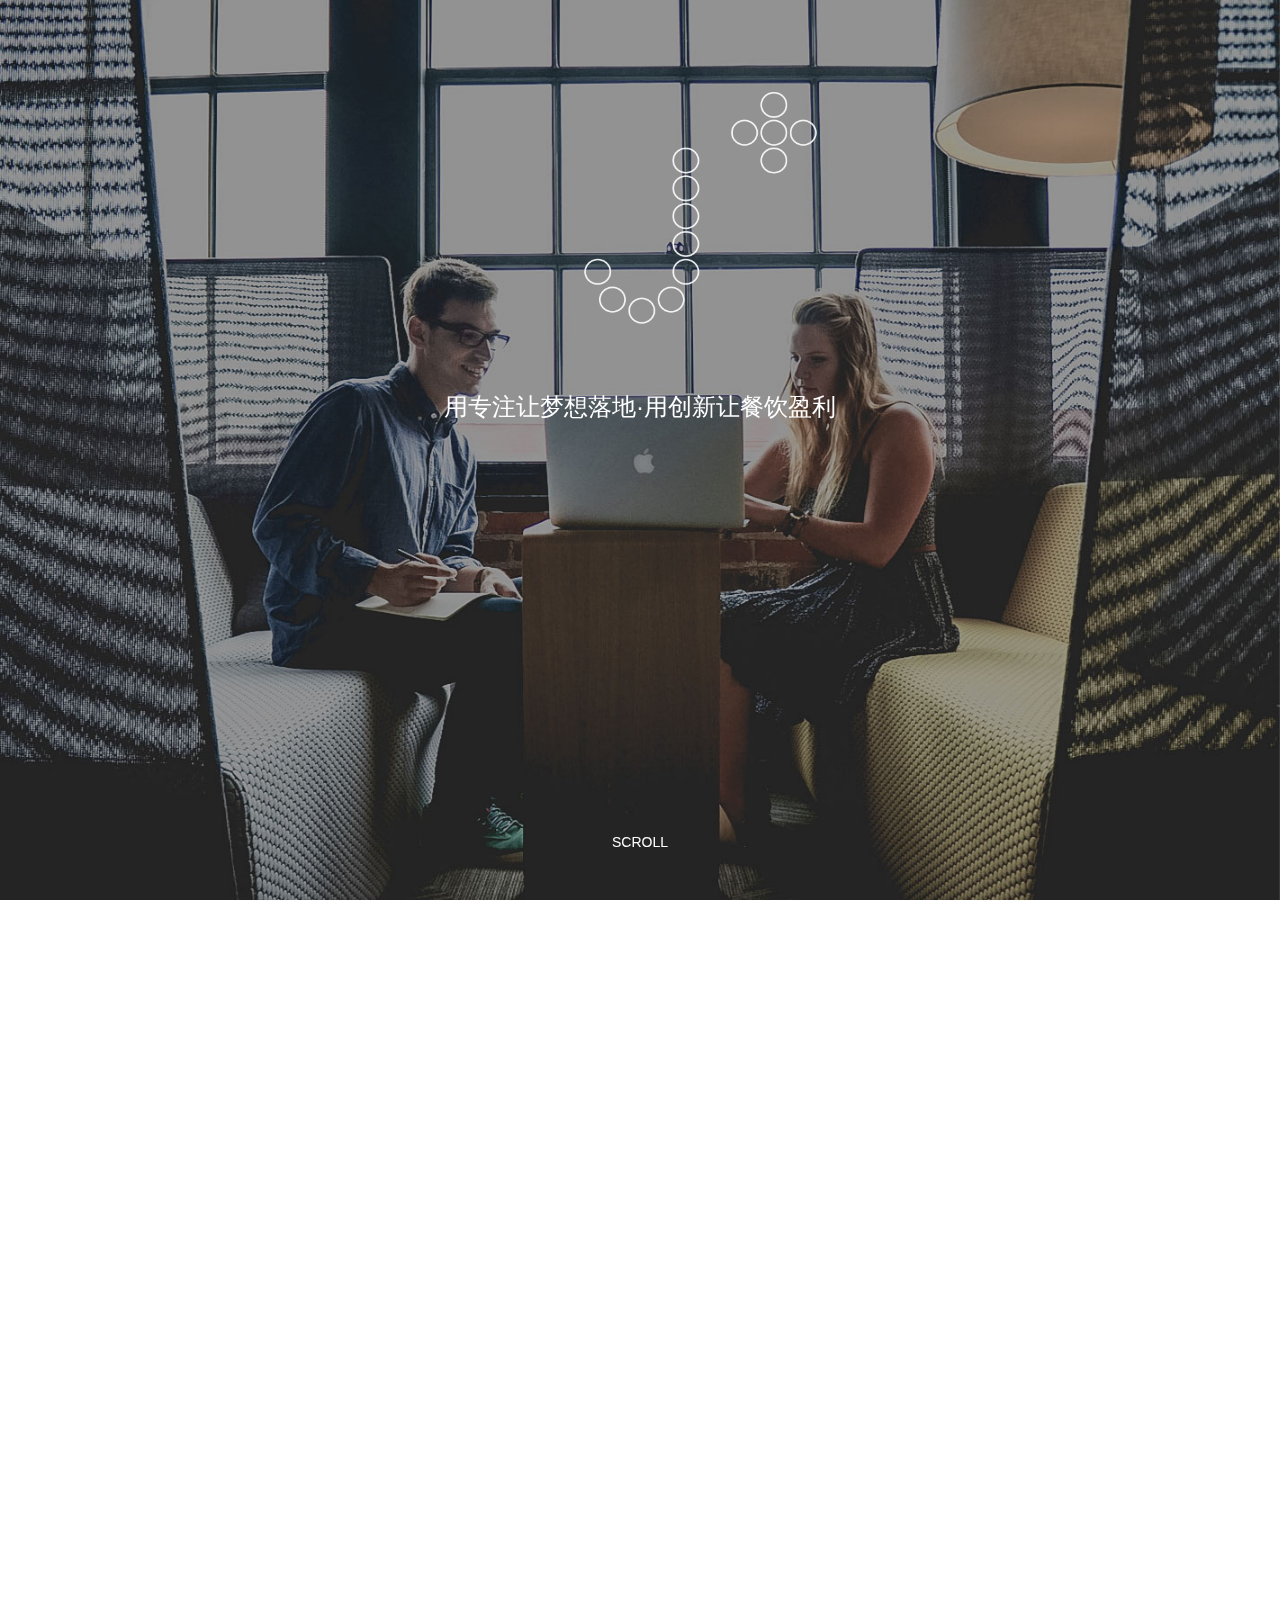
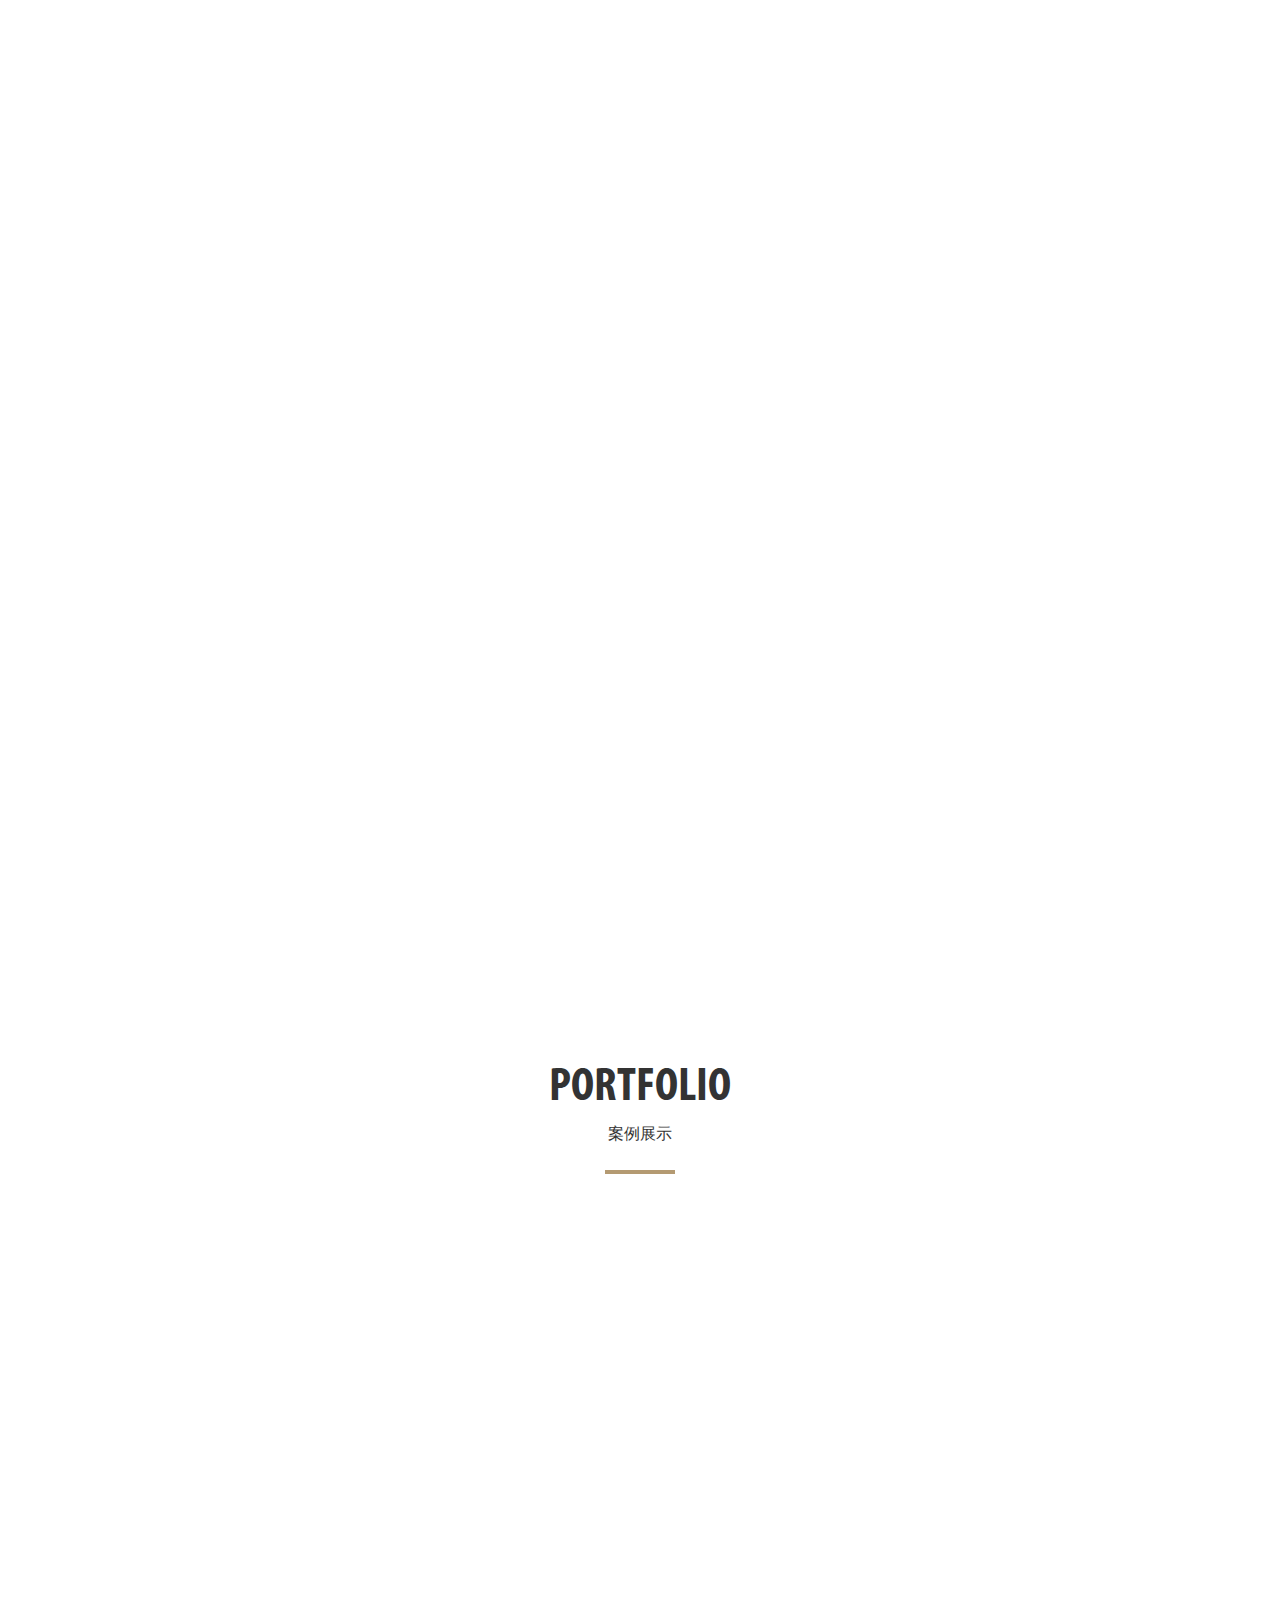
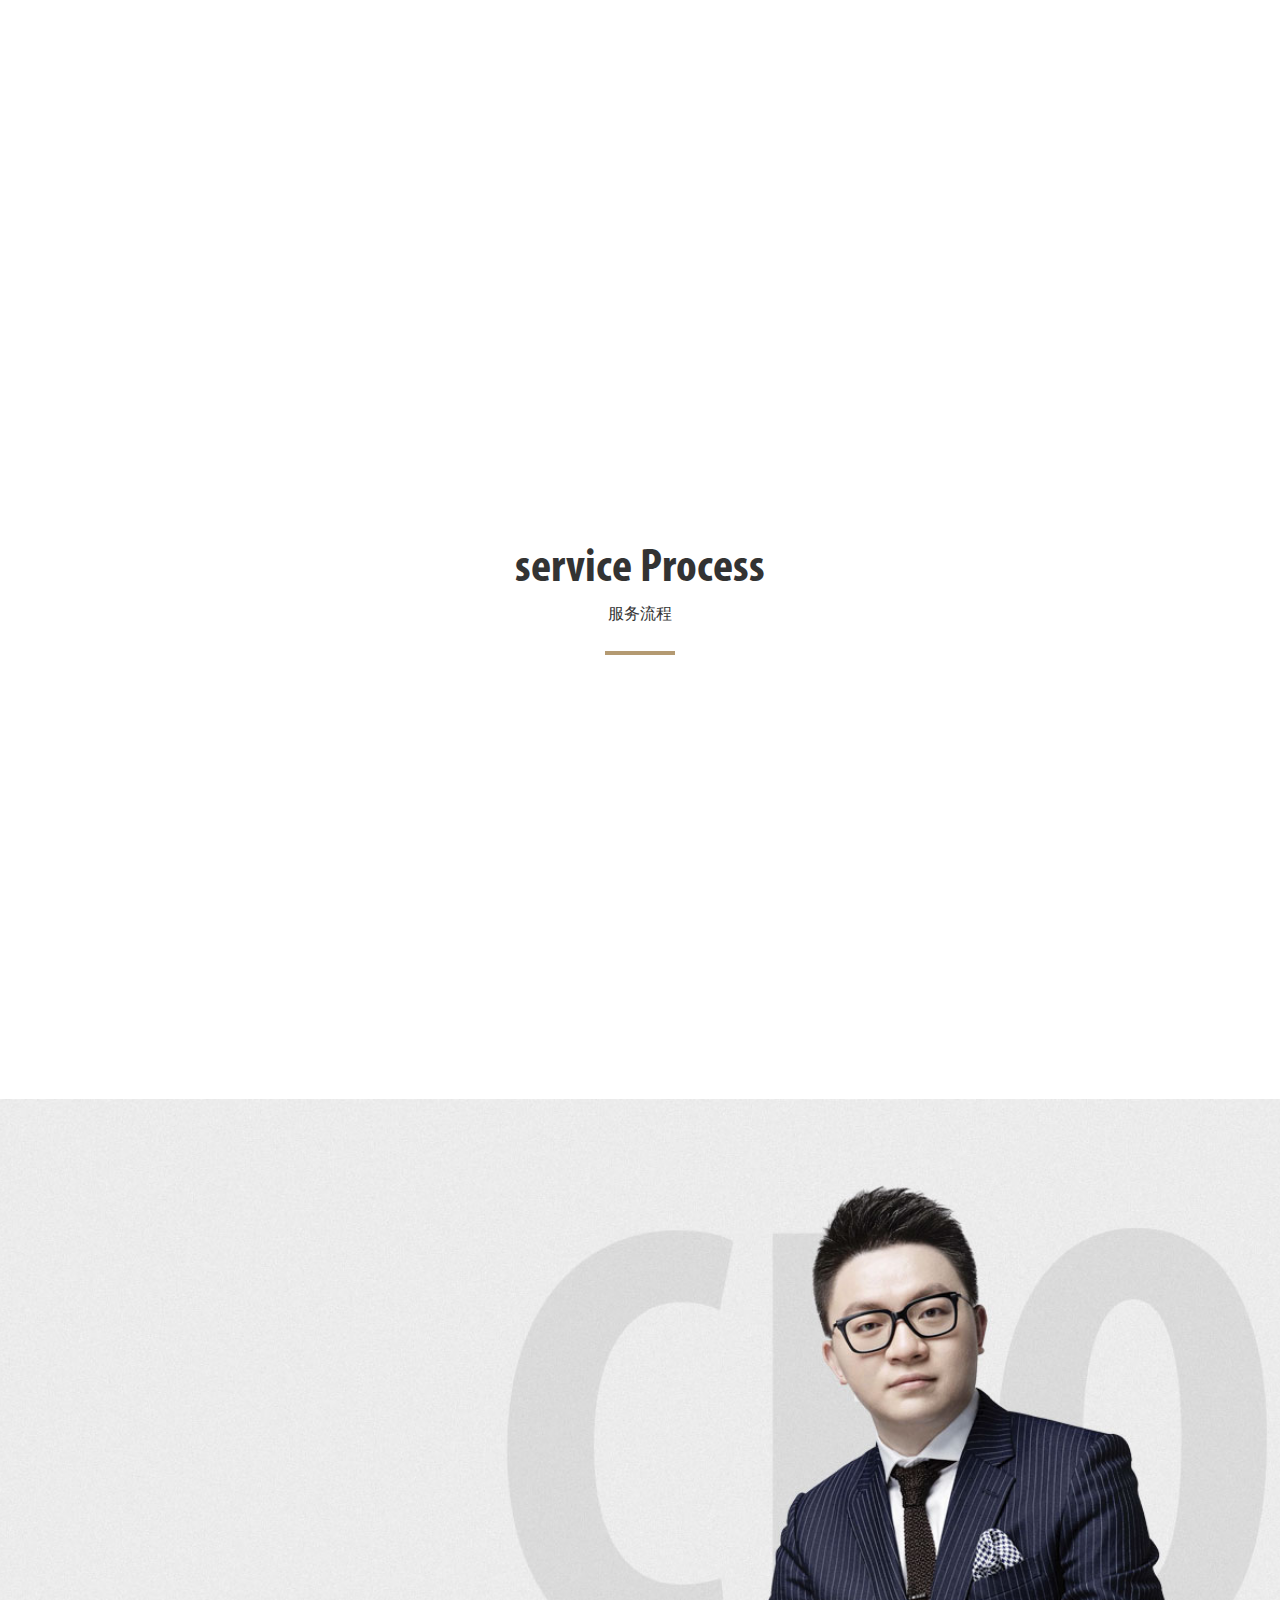
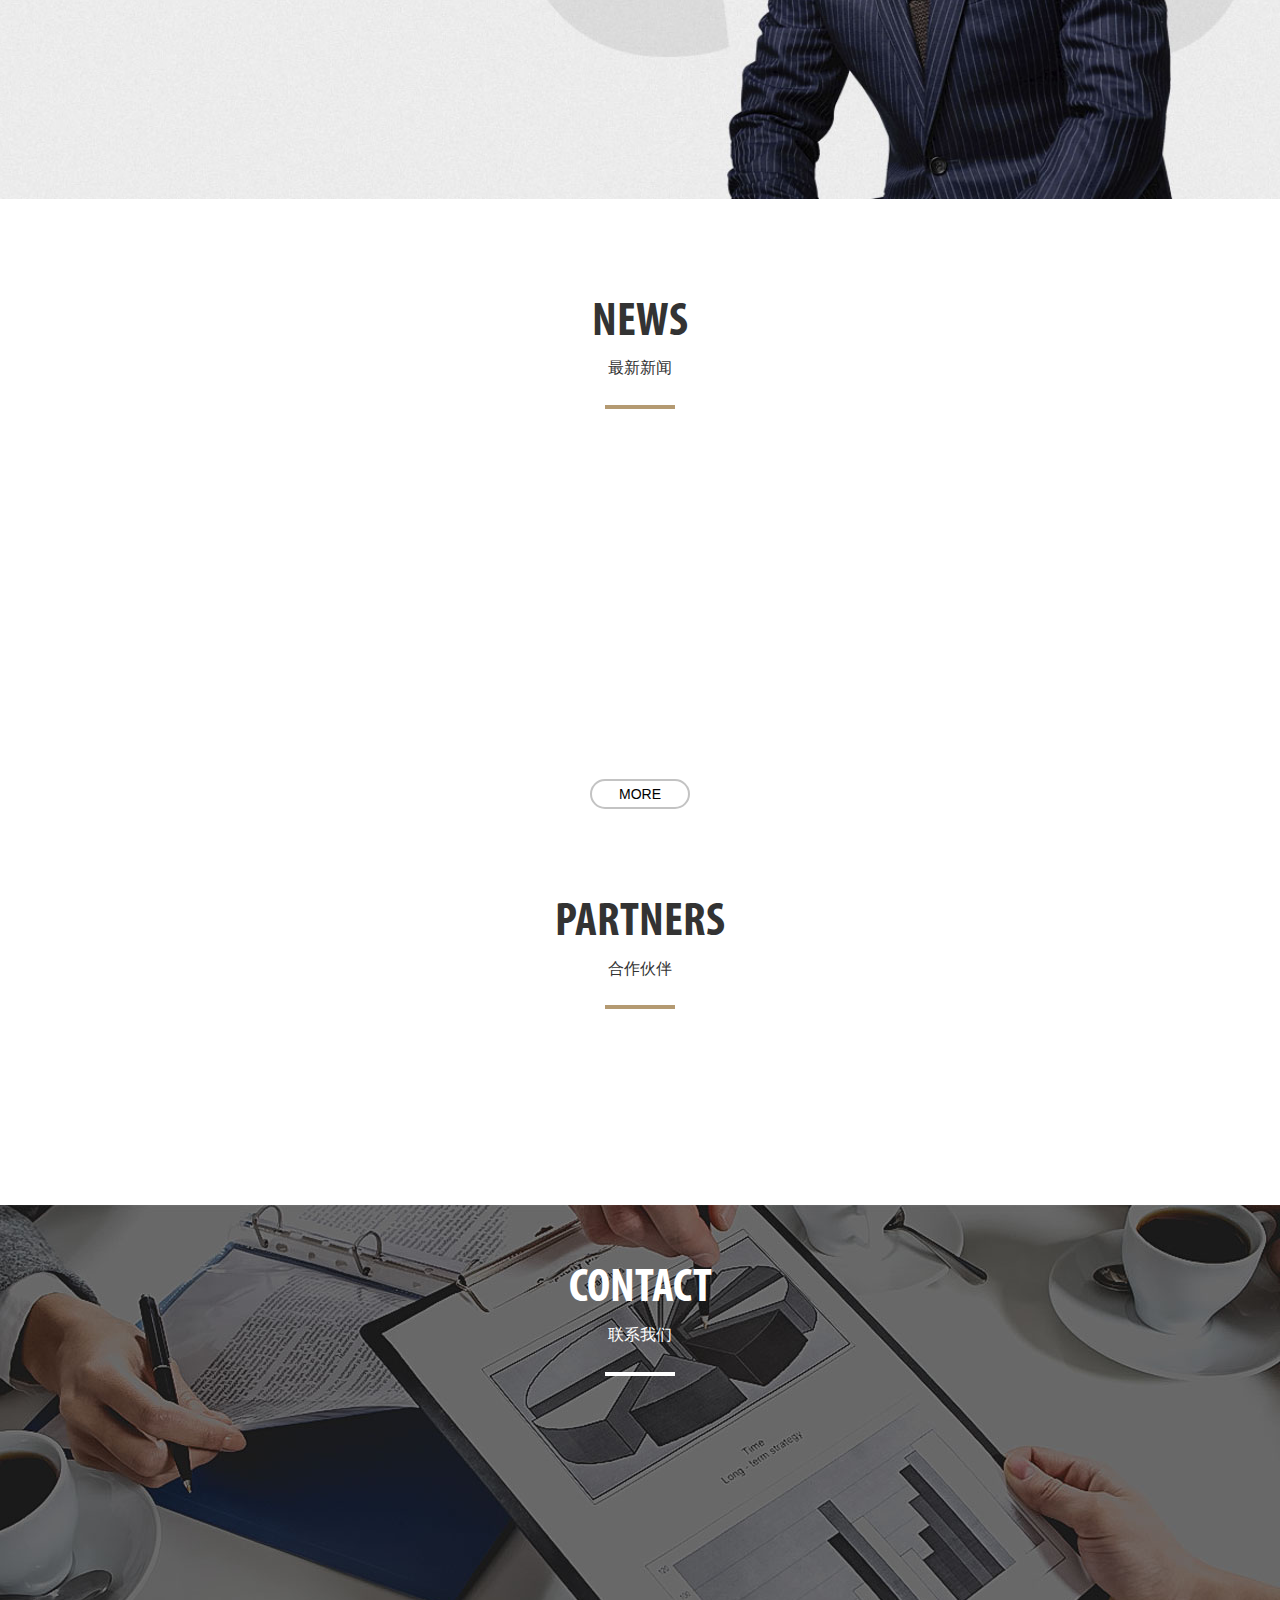
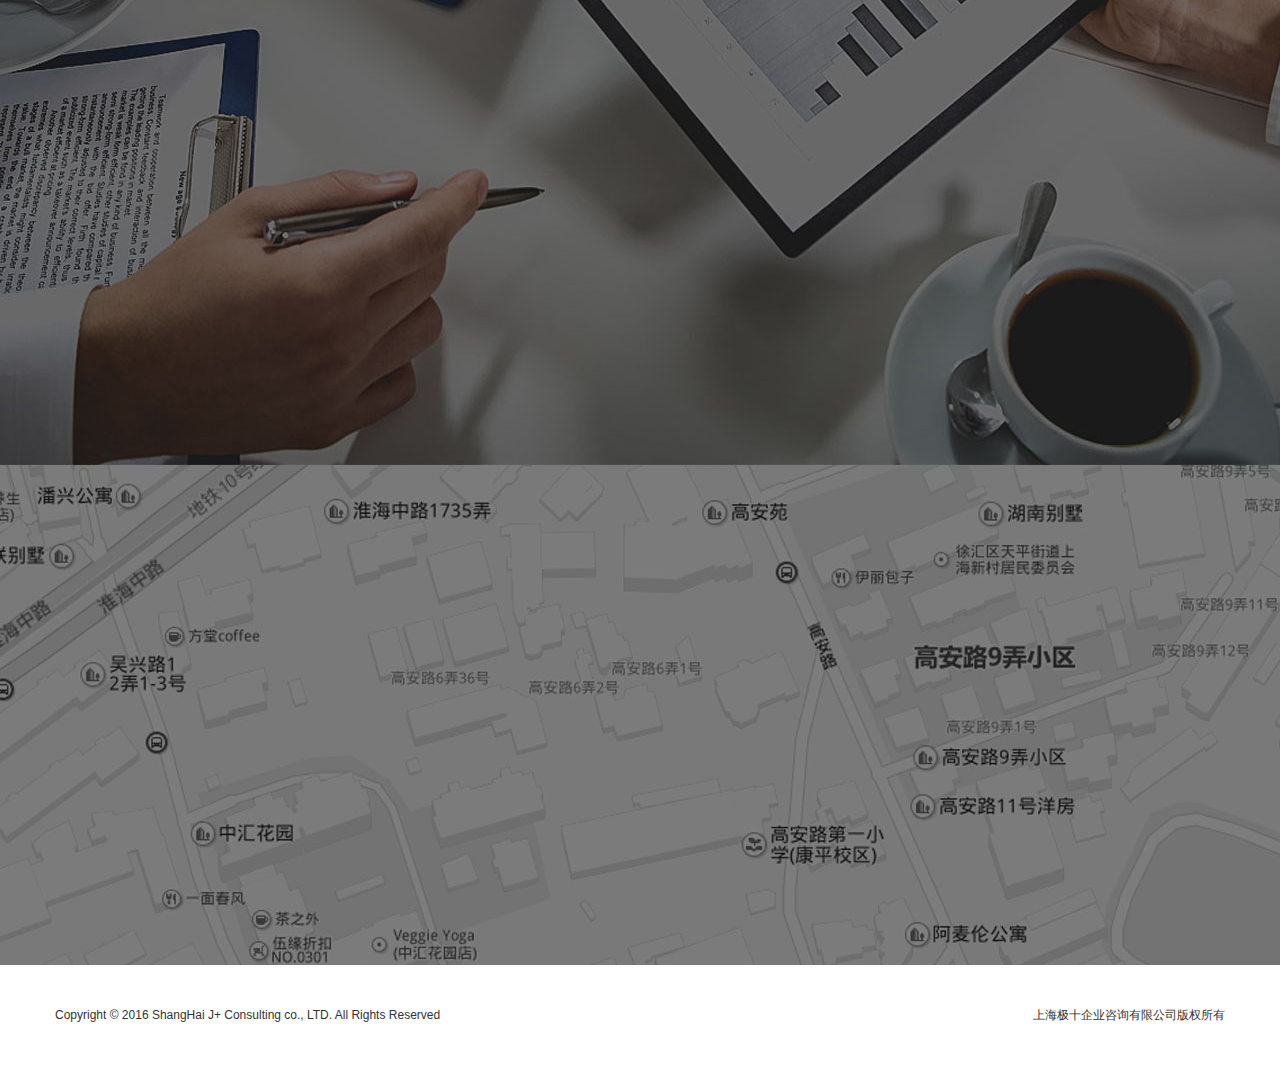
<file: index.html>
<!DOCTYPE html>
<html lang="en">
<head>
    <title>首页</title>
    <meta charset="UTF-8">
    <meta http-equiv="X-UA-Compatible" content="IE=edge,chrome=1">
    <meta name="viewport" content="width=device-width, initial-scale=1, maximum-scale=1, user-scalable=no">
    <link href="fonts/font/style.css" rel="stylesheet">
    <link href="fonts/icon/style.css" rel="stylesheet">
    <link href="css/bootstrap.css" rel="stylesheet">
    <link href="css/swiper.min.css" rel="stylesheet">
    <link href="css/animate.css" rel="stylesheet">
    <link href="css/index.css" rel="stylesheet">
    <script src="lib/jquery-2.2.4.min.js"></script>
    <script src="lib/swiper.jquery.min.js"></script>
    <script src="lib/wow.min.js"></script>
    <script src="src/index.js"></script>
    <script>
        $(document).ready(function(){
            jPlus.main.init();
        });
    </script>
</head>
<body>
    <div class="debug">
        <div class="inner"></div>
    </div>
    <div class="cover theText">
        <div class="swiper-wrapper">
            <div class="swiper-slide" style="background-image:url(images/cover1.jpg)"></div>
            <div class="swiper-slide" style="background-image:url(images/cover2.jpg)"></div>
            <div class="swiper-slide" style="background-image:url(images/cover3.jpg)"></div>
        </div>
        <div class="coverTop">
            <div class="logo">
                <img class="img-responsive center-block" src="images/coverLogo.png"/>
            </div>
            <div class="intro">用专注让梦想落地·用创新让餐饮盈利</div>
            <div class="intro_m">
                <div>用专注让梦想落地</div>
                <div>用创新让餐饮盈利</div>
            </div>
            <div class="arrow animation_arrow">
                <img class="img-responsive center-block animation_arrow" src="images/coverArrow.png"/>
            </div>
            <div class="scrollTxt">SCROLL</div>
        </div>
    </div>
    <div class="navContainer_m">
        <div class="container-fluid navPanel">
            <div class="logo_m">
                <img class="img-responsive center-block" src="images/logo_m.png"/>
            </div>
            <div class="row">
                <div class="col-xs-12"><a class="navItem" href="#">首页</a></div>
                <div class="col-xs-12"><a class="navItem" href="#">关于</a></div>
                <div class="col-xs-12"><a class="navItem" href="#">服务</a></div>
                <div class="col-xs-12"><a class="navItem" href="#">案例</a></div>
                <div class="col-xs-12"><a class="navItem" href="#">新闻</a></div>
                <div class="col-xs-12"><a class="navItem" href="#">联系</a></div>
            </div>
            <a class="advice" href="#">预约咨询</a>
            <div class="weixin">
                <img class="img-responsive" src="images/weixin_white.png"/>
            </div>
            <div class="weibo">
                <img class="img-responsive" src="images/weibo_white.png"/>
            </div>
        </div>
    </div>
    <div class="menuFlag">
        <img class="img-responsive center-block" src="images/menu_flag.png"/>
    </div>
    <div class="navContainer">
        <div class="logo">
            <img class="img-responsive" src="images/j_logo.png"/>
        </div>
        <ul class="navPanel">
            <li><a href="#">首页</a></li>
            <li><a href="#">关于</a></li>
            <li><a href="#">服务</a></li>
            <li><a href="#">案例</a></li>
            <li><a href="#">新闻</a></li>
            <li><a href="#">联系</a></li>
        </ul>
        <div class="otherPanel">
            <a class="advice" href="#">预约咨询</a>
            <div class="weixin">
                <img class="img-responsive" src="images/weixin_black.png"/>
            </div>
            <div class="weibo">
                <img class="img-responsive" src="images/weibo_black.png"/>
            </div>
        </div>
    </div>
    <div class="emptyDom"></div>
    <div class="wow fadeInUp myContainer banner" data-wow-duration="1.5s">
        <div class="swiper-wrapper">
            <div class="swiper-slide">
                <div class="subItem sub1">Our clients</br>are ?</div>
                <div class="subItem sub1_1"></div>
                <div class="subItem sub2">01</div>
                <div class="subItem sub2_1">...</div>
                <div class="subItem sub3">因为有一套稳固的食材供应链</br>希望开一间餐馆</div>
                <div class="subItem sub4">
                    <img class="img-responsive center-block" src="images/banner_1.png"/>
                </div>
            </div>
            <div class="swiper-slide">
                <div class="subItem sub1">Our clients</br>are ?</div>
                <div class="subItem sub1_1"></div>
                <div class="subItem sub2">02</div>
                <div class="subItem sub2_1">...</div>
                <div class="subItem sub3">因为有一套稳固的食材供应链</br>希望开一间餐馆</div>
                <div class="subItem sub4">
                    <img class="img-responsive center-block" src="images/banner_1.png"/>
                </div>
            </div>
            <div class="swiper-slide">
                <div class="subItem sub1">Our clients</br>are ?</div>
                <div class="subItem sub1_1"></div>
                <div class="subItem sub2">03</div>
                <div class="subItem sub2_1">...</div>
                <div class="subItem sub3">因为有一套稳固的食材供应链</br>希望开一间餐馆</div>
                <div class="subItem sub4">
                    <img class="img-responsive center-block" src="images/banner_1.png"/>
                </div>
            </div>
        </div>
        <div class="swiper-button-next"></div>
        <div class="swiper-button-prev"></div>
    </div>
    <!--------------------------------------------------about---------------------------------------------->
    <div class="wow fadeInUp container-fluid about" data-wow-duration="2s">
        <div class="row">
            <div class="col-xs-12 col-sm-6 leftPanel">
                <div class="imagePanel"></div>
            </div>
            <div class="col-xs-12 col-sm-6 rightPanel">
                <div class="swiper-wrapper scollPanel">
                    <div class="swiper-slide contentPanel">
                        <div class="part_enTitle">ABOUT US</div>
                        <div class="part_cnTitle">关于我们</div>
                        <div class="titleLine"></div>
                        <div class="theText intro">全国首家专注于餐饮业的投资咨询公司；</br>
                            国际化背景的餐饮顾问、设计师与前顶级五星级酒店总厨团队；</br>
                            3600余家各菜系创意型餐厅、国内1100余家各式餐厅的真实分析数据；</br>
                            百余家从无到有的店铺经营指导案例；</br>
                            餐饮行业中常年摸索、资源对接、持续的资金投入。</div>
                        <a class="btnBase moreBtn" href="#">MORE</a>
                    </div>
                    <div class="swiper-slide contentPanel">
                        <div class="part_enTitle">ABOUT US2</div>
                        <div class="part_cnTitle">关于我们</div>
                        <div class="titleLine"></div>
                        <div class="theText intro">全国首家专注于餐饮业的投资咨询公司；</br>
                            国际化背景的餐饮顾问、设计师与前顶级五星级酒店总厨团队；</br>
                            3600余家各菜系创意型餐厅、国内1100余家各式餐厅的真实分析数据；</br>
                            百余家从无到有的店铺经营指导案例；</br>
                            餐饮行业中常年摸索、资源对接、持续的资金投入。</div>
                        <a class="btnBase moreBtn" href="#">MORE</a>
                    </div>
                </div>
            </div>
            <div class="btnPanel">
                <div class="prevBtn icon-arrowLeft trans">
                    <!--<img class="img-responsive center-block" src="images/aboutLeft.png"/>-->
                </div>
                <div class="nextBtn icon-arrowRight trans">
                    <!--<img class="img-responsive center-block" src="images/aboutRight.png"/>-->
                </div>
            </div>
        </div>
    </div>
    <!--------------------------------------------------portfolio---------------------------------------------->
    <div class="myContainer portfolio">
        <div class="part_enTitle">PORTFOLIO</div>
        <div class="part_cnTitle">案例展示</div>
        <div class="titleLine"></div>
        <div class="row row1">
            <div class="wow fadeInLeft col-xs-12 col-sm-7 item itemBig">
                <div class="imagePanel">
                    <img class="img-responsive" src="images/portfolio1.jpg">
                    <div class="detailPanel">
                        <div class="date">2016.03.28</div>
                        <div class="title">时间胶囊</div>
                        <div class="intro">地址: 全国遍布30余家</br>
                            服务内容:品牌定位 \ 品牌设计 \ 产品研发 \ 战略咨询</br>
                            投资金额:每家200万RMB
                        </div>
                        <a class="btnBase detailBtn" href="#">MORE</a>
                    </div>
                </div>
            </div>
            <div class="wow fadeInRight col-xs-12 col-sm-5 item itemBig">
                <div class="imagePanel">
                    <img class="img-responsive" src="images/portfolio2.jpg">
                    <div class="detailPanel">
                        <div class="date">2016.03.28</div>
                        <div class="title">时间胶囊</div>
                        <div class="intro">地址: 全国遍布30余家</br>
                            服务内容:品牌定位 \ 品牌设计 \ 产品研发 \ 战略咨询</br>
                            投资金额:每家200万RMB
                        </div>
                        <a class="btnBase detailBtn" href="#">MORE</a>
                    </div>
                </div>
            </div>
        </div>
        <div class="row row2">
            <div class="wow fadeInUp col-xs-12 col-sm-4 item itemSmall" data-wow-duration="1s" data-wow-delay="0.2s">
                <div class="imagePanel">
                    <img class="img-responsive" src="images/portfolio3.jpg">
                    <div class="detailPanel">
                        <div class="date">2016.03.28</div>
                        <div class="title">时间胶囊</div>
                        <div class="intro">地址: 全国遍布30余家</br>
                            服务内容:品牌定位 \ 品牌设计 \ 产品研发 \ 战略咨询</br>
                            投资金额:每家200万RMB
                        </div>
                        <a class="btnBase detailBtn" href="#">MORE</a>
                    </div>
                </div>
            </div>
            <div class="wow fadeInUp col-xs-12 col-sm-4 item itemSmall" data-wow-duration="1s" data-wow-delay="0.4s">
                <div class="imagePanel">
                    <img class="img-responsive" src="images/portfolio4.jpg">
                    <div class="detailPanel">
                        <div class="date">2016.03.28</div>
                        <div class="title">时间胶囊</div>
                        <div class="intro">地址: 全国遍布30余家</br>
                            服务内容:品牌定位 \ 品牌设计 \ 产品研发 \ 战略咨询</br>
                            投资金额:每家200万RMB
                        </div>
                        <a class="btnBase detailBtn" href="#">MORE</a>
                    </div>
                </div>
            </div>
            <div class="wow fadeInUp col-xs-12 col-sm-4 item itemSmall" data-wow-duration="1s" data-wow-delay="0.6s">
                <div class="imagePanel">
                    <img class="img-responsive" src="images/portfolio5.jpg">
                    <div class="detailPanel">
                        <div class="date">2016.03.28</div>
                        <div class="title">时间胶囊</div>
                        <div class="intro">地址: 全国遍布30余家</br>
                            服务内容:品牌定位 \ 品牌设计 \ 产品研发 \ 战略咨询</br>
                            投资金额:每家200万RMB
                        </div>
                        <a class="btnBase detailBtn" href="#">MORE</a>
                    </div>
                </div>
            </div>
        </div>
    </div>
    <!--------------------------------------------------service---------------------------------------------->
    <div class="myContainer service">
        <div class="part_enTitle">service Process</div>
        <div class="part_cnTitle">服务流程</div>
        <div class="titleLine"></div>
        <!--<div class="row">
            <div class="col-xs-12 col-sm-3">
                <div class="item">
                    <div class="num">A</div>
                    <div class="title">预约咨询</div>
                    <div class="intro">来公司会面或去客户指定店铺(仅限上海),了解您的需求,根据您店铺现有状况进行分析,推荐最适合您的一套餐饮咨询服务。</div>
                </div>
            </div>
            <div class="col-xs-12 col-sm-3">
                <div class="item">
                    <div class="num">B</div>
                    <div class="title">电话回访</div>
                    <div class="intro">事前告诉我们您店铺的情况以 及需要咨询的问题,电话中会 根据您的问题进行一对一解 答。
                        (适用于海外客户)
                    </div>
                </div>
            </div>
            <div class="col-xs-12 col-sm-3">
                <div class="item">
                    <div class="num">C</div>
                    <div class="title">前期会面</div>
                    <div class="intro">现地考察商圈业态,分析当地 人群消费习惯、口味、可接受 客单价,商圈立地特色调查、 可发展性及可预见风险。了解 商铺附近人口男女比例、年龄 层分布、午餐晚餐时间段人流 配比情况,为商家做出精确产 品定位及精准客户群分析。</div>
                </div>
            </div>
            <div class="col-xs-12 col-sm-3">
                <div class="item">
                    <div class="num">D</div>
                    <div class="title">签约合作</div>
                    <div class="intro">根据每家店铺不同情况, 再结合具体需求,为您店 铺推荐咨询服务内容及制 定总体项目报价单。</div>
                </div>
            </div>
        </div>-->
        <div class="swiper-container">
            <div class="swiper-wrapper">
                <div class="wow fadeInRight swiper-slide" data-wow-duration="1s" data-wow-delay="0.1s">
                    <div class="item">
                        <div class="num">A</div>
                        <div class="title">预约咨询</div>
                        <div class="intro">来公司会面或去客户指定店铺(仅限上海),了解您的需求,根据您店铺现有状况进行分析,推荐最适合您的一套餐饮咨询服务。</div>
                    </div>
                </div>
                <div class="wow fadeInRight swiper-slide" data-wow-duration="1s" data-wow-delay="0.3s">
                    <div class="item">
                        <div class="num">B</div>
                        <div class="title">电话回访</div>
                        <div class="intro">事前告诉我们您店铺的情况以 及需要咨询的问题,电话中会 根据您的问题进行一对一解 答。
                            (适用于海外客户)
                        </div>
                    </div>
                </div>
                <div class="wow fadeInRight swiper-slide" data-wow-duration="1s" data-wow-delay="0.5s">
                    <div class="item">
                        <div class="num">C</div>
                        <div class="title">前期会面</div>
                        <div class="intro">现地考察商圈业态,分析当地 人群消费习惯、口味、可接受 客单价,商圈立地特色调查、 可发展性及可预见风险。了解 商铺附近人口男女比例、年龄 层分布、午餐晚餐时间段人流 配比情况,为商家做出精确产 品定位及精准客户群分析。</div>
                    </div>
                </div>
                <div class="wow fadeInRight swiper-slide" data-wow-duration="1s" data-wow-delay="0.7s">
                    <div class="item">
                        <div class="num">D</div>
                        <div class="title">签约合作</div>
                        <div class="intro">根据每家店铺不同情况, 再结合具体需求,为您店 铺推荐咨询服务内容及制 定总体项目报价单。</div>
                    </div>
                </div>
            </div>
            <div class="swiper-button-next"></div>
            <div class="swiper-button-prev"></div>
        </div>
    </div>
    <!--------------------------------------------------ceo---------------------------------------------->
    <div class="container-fluid ceo">
        <div class="myContainer">
            <div class="wow fadeInRight part_cnTitle" data-wow-duration="1s" data-wow-delay="0.1s">史远</div>
            <div class="wow fadeInRight titleLine" data-wow-duration="1s" data-wow-delay="0.2s"></div>
            <div class="wow fadeInRight intro" data-wow-duration="1s" data-wow-delay="0.4s">极十餐饮咨询创始人兼CEO</br>
                株式会社SEVEN OCEANS创始人</br>
                美国格理咨询集团餐饮/消费品行业高级顾问</br>
                时间胶囊咖啡连锁股东
            </div>
            <div class="btnContainer">
                <a class="wow fadeInRight btnBase moreBtn" data-wow-duration="1s" data-wow-delay="0.5s" href="#">MORE</a>
                <a class="wow fadeInRight btnBase toClient" data-wow-duration="1s" data-wow-delay="0.7s" href="#">致顾客</a>
            </div>
        </div>
    </div>
    <!--------------------------------------------------news---------------------------------------------->
    <div class="myContainer news">
        <div class="part_enTitle">NEWS</div>
        <div class="part_cnTitle">最新新闻</div>
        <div class="titleLine"></div>
        <div class="row">
            <a class="wow fadeInUp col-xs-12 col-sm-12 newsItem" data-wow-duration="1s" data-wow-delay="0.1s" href="#">
                <div class="openPanel">
                    <div class="thumb">
                        <img class="img-responsive" src="images/new1.jpg"/>
                    </div>
                    <div class="contentPanel">
                        <div class="title">新加坡Jumbo餐厅逆势扩张中国市场 无惧高端餐饮低迷</div>
                        <div class="intro">来公司会面或去客户指定店铺(仅限上海),了解您的需求,根据您店铺现有状况进行分析,推荐最适合您的一套餐饮咨询服务...</div>
                    </div>
                </div>
                <div class="sortRec">媒体报道</div>
                <div class="newsTitle">新加坡Jumbo餐厅逆势扩张中国市场 无惧高端餐饮低迷</div>
                <div class="date">2016.05.10</div>
                <div class="arrow">
                    <img class="img-responsive center-block" src="images/newsArrow.png"/>
                </div>
            </a>
            <a class="wow fadeInUp col-xs-12 col-sm-12 newsItem" data-wow-duration="1s" data-wow-delay="0.4s" href="#">
                <div class="openPanel">
                    <div class="thumb">
                        <img class="img-responsive" src="images/new1.jpg"/>
                    </div>
                    <div class="contentPanel">
                        <div class="title">新加坡Jumbo餐厅逆势扩张中国市场 无惧高端餐饮低迷</div>
                        <div class="intro">来公司会面或去客户指定店铺(仅限上海),了解您的需求,根据您店铺现有状况进行分析,推荐最适合您的一套餐饮咨询服务...</div>
                    </div>
                </div>
                <div class="sortRec">媒体报道</div>
                <div class="newsTitle">新加坡Jumbo餐厅逆势扩张中国市场 无惧高端餐饮低迷</div>
                <div class="date">2016.05.10</div>
                <div class="arrow">
                    <img class="img-responsive center-block" src="images/newsArrow.png"/>
                </div>
            </a>
            <a class="wow fadeInUp col-xs-12 col-sm-12 newsItem" data-wow-duration="1s" data-wow-delay="0.7s" href="#">
                <div class="openPanel">
                    <div class="thumb">
                        <img class="img-responsive" src="images/new1.jpg"/>
                    </div>
                    <div class="contentPanel">
                        <div class="title">新加坡Jumbo餐厅逆势扩张中国市场 无惧高端餐饮低迷</div>
                        <div class="intro">来公司会面或去客户指定店铺(仅限上海),了解您的需求,根据您店铺现有状况进行分析,推荐最适合您的一套餐饮咨询服务...</div>
                    </div>
                </div>
                <div class="sortRec">媒体报道</div>
                <div class="newsTitle">新加坡Jumbo餐厅逆势扩张中国市场 无惧高端餐饮低迷</div>
                <div class="date">2016.05.10</div>
                <div class="arrow">
                    <img class="img-responsive center-block" src="images/newsArrow.png"/>
                </div>
            </a>
        </div>
        <a class="btnBase moreBtn" href="#">MORE</a>
    </div>
    <div class="myContainer partners">
        <div class="part_enTitle">PARTNERS</div>
        <div class="part_cnTitle">合作伙伴</div>
        <div class="titleLine"></div>
        <div class="row">
            <div class="wow fadeInUp col-xs-4 col-sm-2" data-wow-duration="0.5s" data-wow-delay="0.1s">
                <img class="img-responsive" src="images/p1.jpg" />
            </div>
            <div class="wow fadeInUp col-xs-4 col-sm-2" data-wow-duration="0.5s" data-wow-delay="0.3s">
                <img class="img-responsive" src="images/p2.jpg" />
            </div>
            <div class="wow fadeInUp col-xs-4 col-sm-2" data-wow-duration="0.5s" data-wow-delay="0.5s">
                <img class="img-responsive" src="images/p3.jpg" />
            </div>
            <div class="wow fadeInUp col-xs-4 col-sm-2" data-wow-duration="0.5s" data-wow-delay="0.7s">
                <img class="img-responsive" src="images/p4.jpg" />
            </div>
            <div class="wow fadeInUp col-xs-4 col-sm-2" data-wow-duration="0.5s" data-wow-delay="0.9s">
                <img class="img-responsive" src="images/p5.jpg" />
            </div>
            <div class="wow fadeInUp col-xs-4 col-sm-2" data-wow-duration="0.5s" data-wow-delay="1.1s">
                <img class="img-responsive" src="images/p1.jpg" />
            </div>
        </div>
    </div>
    <div class="container-fluid contact">
        <div class="part_enTitle">CONTACT</div>
        <div class="part_cnTitle">联系我们</div>
        <div class="titleLine"></div>
        <div class="myContainer contentContainer">
            <div class="row">
                <div class="wow fadeInLeft col-xs-12 col-sm-7 leftPanel">
                    <div class="leftContent">
                        <div class="title">让我们更了解您</div>
                        <div class="intro">感谢您一直以来对“极十餐饮合作社”的关注与信任。不管您是常客还是新朋，咨询前请把您遇到的“病状”列举清楚，方便我们见面时的深度交流。我们固执的认为，连填写表格耐心都没有的业主，我们无法与您合作沟通解决将会碰到的诸多问题。填完这张表单后，您可以坐等社长的传唤了。非常感谢</div>
                        <div class="inputPanel">
                            <label>我的餐饮品牌名称是</label>
                            <input type="text" placeholder="J+"/>
                        </div>
                        <a class="btnBase nextBtn" href="#">下一步</a>
                    </div>
                </div>
                <div class="wow fadeInRight col-xs-12 col-sm-5 rightPanel">
                    <div class="rightContent">
                        <div class="swiper-wrapper">
                            <div class="swiper-slide">
                                <div class="title">ShangHai</div>
                                <div class="subRow addr">
                                    <div class="icon">
                                        <img class="img-responsive" src="images/addr.png"/>
                                    </div>
                                    <div class="theText contentPanel">
                                        <div class="k">ADDRESS</div>
                                        <div class="v">上海市黄浦区鲁班路55号经纬国际大厦5楼</div>
                                    </div>
                                </div>
                                <div class="subRow phone">
                                    <div class="icon">
                                        <img class="img-responsive" src="images/phone.png"/>
                                    </div>
                                    <div class="theText contentPanel">
                                        <div class="k">TELPHONE</div>
                                        <div class="v">021 6304 6388 </br>18616138441（史远 ）</div>
                                    </div>
                                </div>
                                <div class="subRow mail">
                                    <div class="icon">
                                        <img class="img-responsive" src="images/mail.png"/>
                                    </div>
                                    <div class="theText contentPanel">
                                        <div class="k">E-MAIL</div>
                                        <div class="v">jojoshih@j10plus.com</div>
                                    </div>
                                </div>
                            </div>
                            <div class="swiper-slide">
                                <div class="title">ShangHai</div>
                                <div class="subRow addr">
                                    <div class="icon">
                                        <img class="img-responsive" src="images/addr.png"/>
                                    </div>
                                    <div class="theText contentPanel">
                                        <div class="k">ADDRESS</div>
                                        <div class="v">上海市黄浦区鲁班路55号经纬国际大厦5楼</div>
                                    </div>
                                </div>
                                <div class="subRow phone">
                                    <div class="icon">
                                        <img class="img-responsive" src="images/phone.png"/>
                                    </div>
                                    <div class="theText contentPanel">
                                        <div class="k">TELPHONE</div>
                                        <div class="v">021 6304 6388 </br>18616138441（史远 ）</div>
                                    </div>
                                </div>
                                <div class="subRow mail">
                                    <div class="icon">
                                        <img class="img-responsive" src="images/mail.png"/>
                                    </div>
                                    <div class="theText contentPanel">
                                        <div class="k">E-MAIL</div>
                                        <div class="v">jojoshih@j10plus.com</div>
                                    </div>
                                </div>
                            </div>
                            <div class="swiper-slide">
                                <div class="title">ShangHai</div>
                                <div class="subRow addr">
                                    <div class="icon">
                                        <img class="img-responsive" src="images/addr.png"/>
                                    </div>
                                    <div class="theText contentPanel">
                                        <div class="k">ADDRESS</div>
                                        <div class="v">上海市黄浦区鲁班路55号经纬国际大厦5楼</div>
                                    </div>
                                </div>
                                <div class="subRow phone">
                                    <div class="icon">
                                        <img class="img-responsive" src="images/phone.png"/>
                                    </div>
                                    <div class="theText contentPanel">
                                        <div class="k">TELPHONE</div>
                                        <div class="v">021 6304 6388 </br>18616138441（史远 ）</div>
                                    </div>
                                </div>
                                <div class="subRow mail">
                                    <div class="icon">
                                        <img class="img-responsive" src="images/mail.png"/>
                                    </div>
                                    <div class="theText contentPanel">
                                        <div class="k">E-MAIL</div>
                                        <div class="v">jojoshih@j10plus.com</div>
                                    </div>
                                </div>
                            </div>
                        </div>
                        <div class="swiper-pagination"></div>
                    </div>
                </div>
            </div>
        </div>
    </div>
    <div class="container-fluid map">
        <div class="wow zoomIn part_enTitle">FIND US FROM MAP</div>
        <a class="wow fadeInUp btnBase moreBtn" data-wow-duration="1s" data-wow-delay="0.2s" href="#">查看地图</a>
        <div class="row">
            <div class="co-sx-12 col-sm-12 mapPanel"></div>
        </div>
    </div>
    <div class="container-fluid footer">
        <div class="container">
            <div class="row">
                <div class="col-xs-12 col-sm-6 col-sm-push-6 cn_info">上海极十企业咨询有限公司版权所有</div>
                <div class="col-xs-12 col-sm-6 col-sm-pull-6 en_info">Copyright © 2016 ShangHai J+ Consulting co., LTD. All Rights Reserved</div>
            </div>
        </div>
    </div>
</body>
</html>
</file>
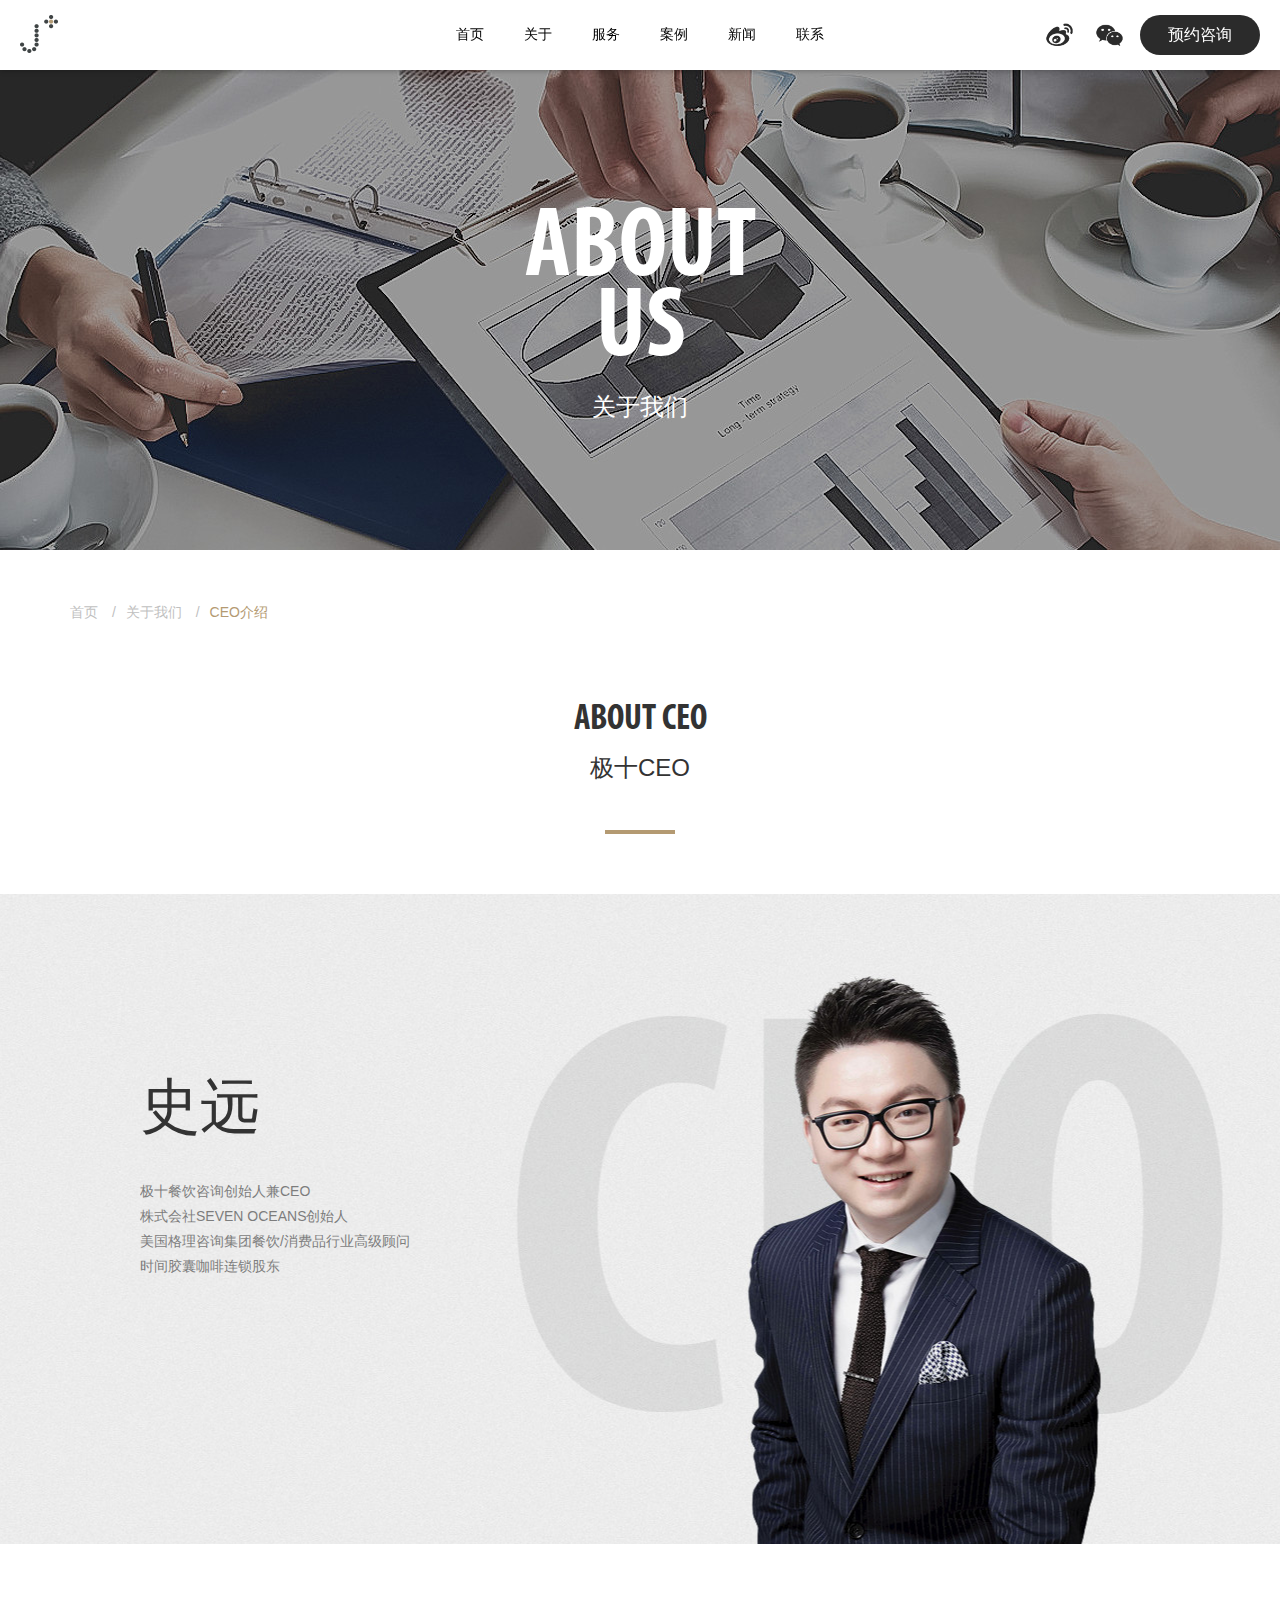
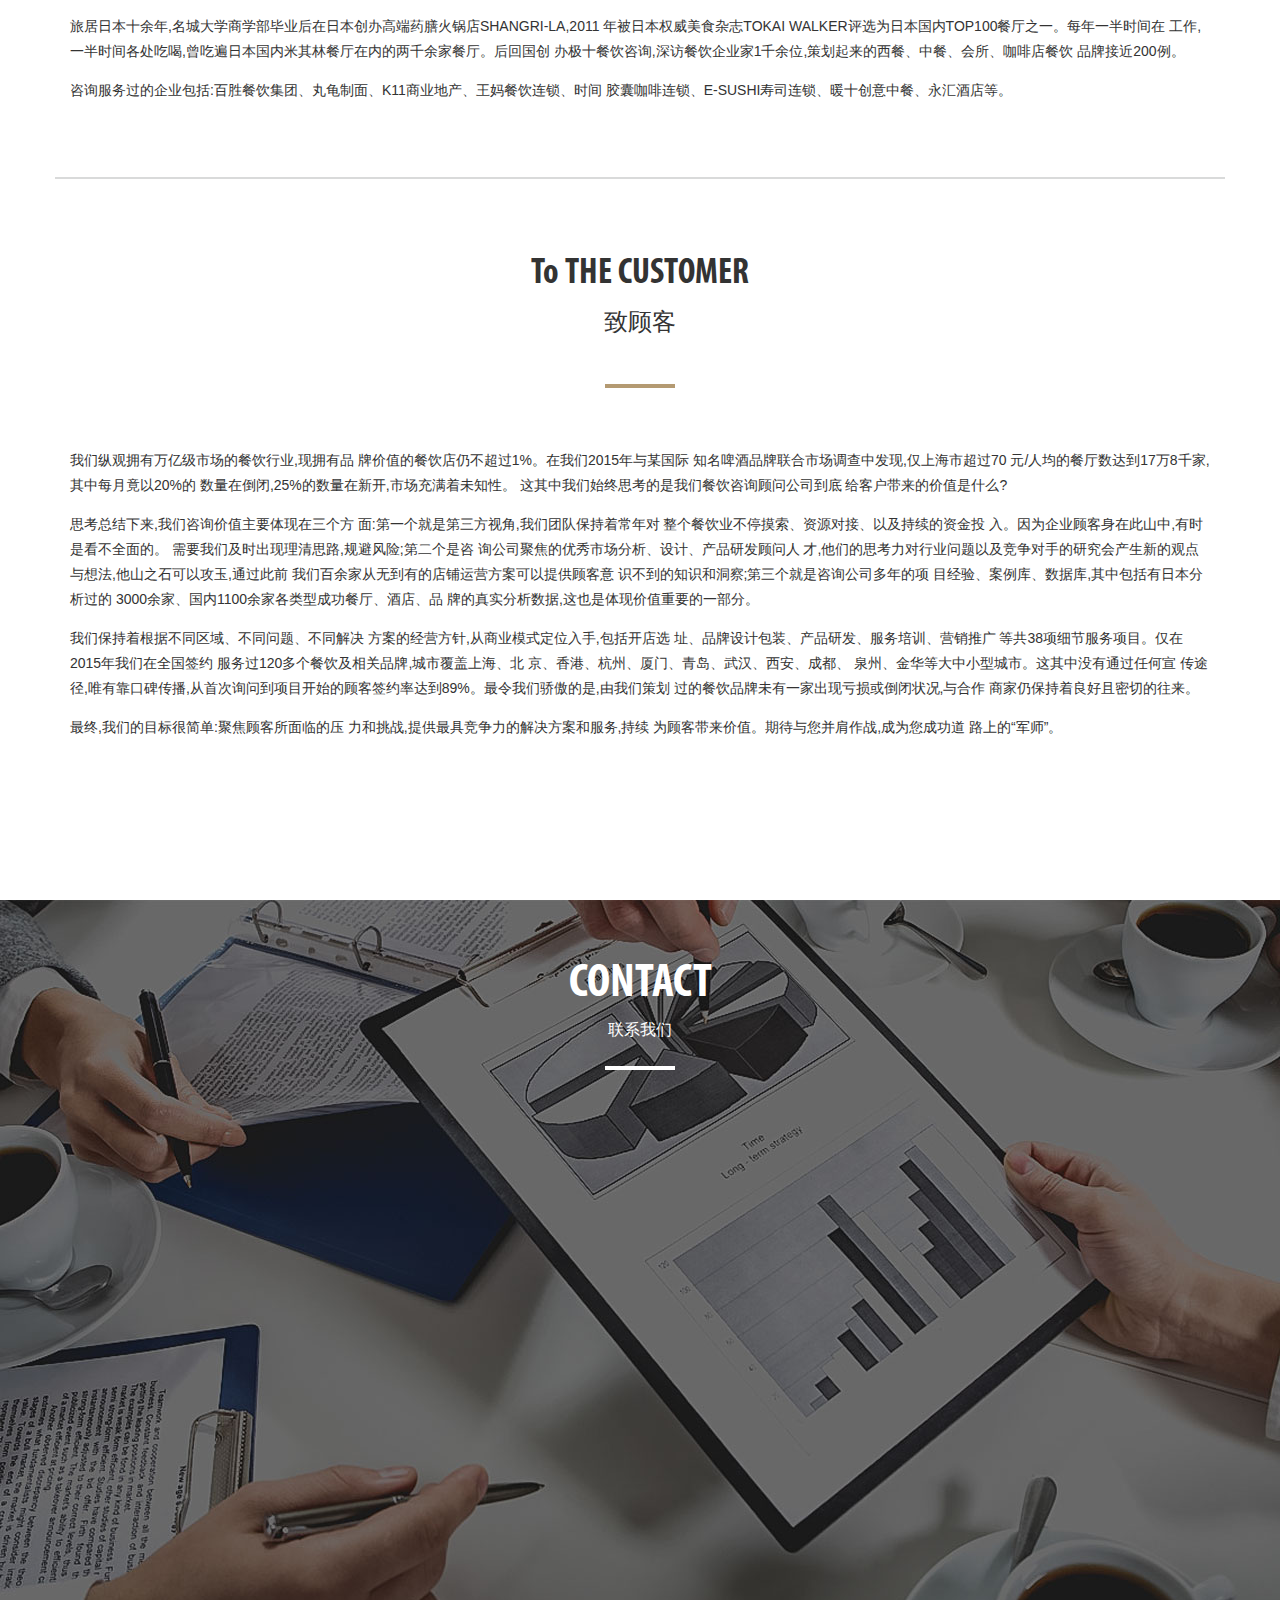
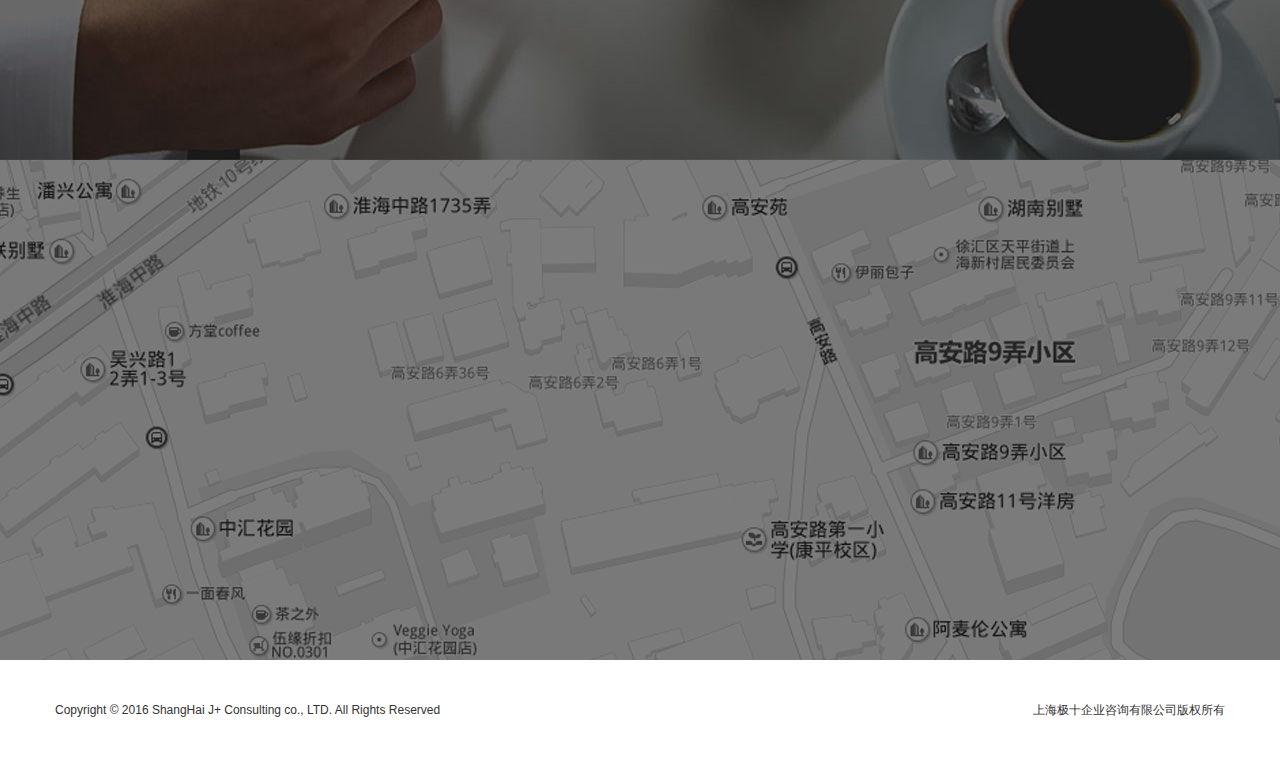
<file: about_ceo.html>
<!DOCTYPE html>
<html lang="en">
<head>
    <title>关于我们-团队</title>
    <meta charset="UTF-8">
    <meta http-equiv="X-UA-Compatible" content="IE=edge,chrome=1">
    <meta name="viewport" content="width=device-width, initial-scale=1, maximum-scale=1, user-scalable=no">
    <link href="fonts/font/style.css" rel="stylesheet">
    <link href="fonts/icon/style.css" rel="stylesheet">
    <link href="css/bootstrap.css" rel="stylesheet">
    <link href="css/swiper.min.css" rel="stylesheet">
    <link href="css/animate.css" rel="stylesheet">
    <link href="css/common.css" rel="stylesheet">
    <link href="css/about_ceo.css" rel="stylesheet">
    <script src="lib/jquery-2.2.4.min.js"></script>
    <script src="lib/swiper.jquery.min.js"></script>
    <script src="lib/wow.min.js"></script>
    <script src="src/common.js"></script>
    <script>
        $(document).ready(function(){
            jPlus.common.init();
        });
    </script>
</head>
<body>
    <div class="debug">
        <div class="inner"></div>
    </div>
    <div class="navContainer_m">
        <div class="container-fluid navPanel">
            <div class="logo_m">
                <img class="img-responsive center-block" src="images/logo_m.png"/>
            </div>
            <div class="row">
                <div class="col-xs-12"><a class="navItem" href="#">首页</a></div>
                <div class="col-xs-12"><a class="navItem" href="#">关于</a></div>
                <div class="col-xs-12"><a class="navItem" href="#">服务</a></div>
                <div class="col-xs-12"><a class="navItem" href="#">案例</a></div>
                <div class="col-xs-12"><a class="navItem" href="#">新闻</a></div>
                <div class="col-xs-12"><a class="navItem" href="#">联系</a></div>
            </div>
            <a class="advice" href="#">预约咨询</a>
            <div class="weixin">
                <img class="img-responsive" src="images/weixin_white.png"/>
            </div>
            <div class="weibo">
                <img class="img-responsive" src="images/weibo_white.png"/>
            </div>
        </div>
    </div>
    <div class="menuFlag">
        <img class="img-responsive center-block" src="images/menu_flag.png"/>
    </div>
    <div class="navContainer">
        <div class="logo">
            <img class="img-responsive" src="images/j_logo.png"/>
        </div>
        <ul class="navPanel">
            <li><a href="#">首页</a></li>
            <li><a href="#">关于</a></li>
            <li><a href="#">服务</a></li>
            <li><a href="#">案例</a></li>
            <li><a href="#">新闻</a></li>
            <li><a href="#">联系</a></li>
        </ul>
        <div class="otherPanel">
            <a class="advice" href="#">预约咨询</a>
            <div class="weixin">
                <img class="img-responsive" src="images/weixin_black.png"/>
            </div>
            <div class="weibo">
                <img class="img-responsive" src="images/weibo_black.png"/>
            </div>
        </div>
    </div>
    <div class="emptyDom"></div>
    <!--------------------------------------------------banner---------------------------------------------->
    <div class="banner container-fluid">
        <div class="enTitle">ABOUT</br>US</div>
        <div class="cnTitle">关于我们</div>
    </div>
    <!--------------------------------------------------breadNavPanel---------------------------------------------->
    <div class="myContainer theText breadNavPanel">
        <a class="nav" href="#">首页</a>
        <a class="nav" href="#">关于我们</a>
        <a class="nav activeNav">CEO介绍</a>
    </div>
    <div class="container-fluid theText part1">
        <div class="subEnTitle">ABOUT CEO</div>
        <div class="subCnTitle">极十CEO</div>
        <div class="subTitleLine"></div>
        <div class="ceo">
            <div class="contentPanel">
                <div class="title">史远</div>
                <div class="txt">极十餐饮咨询创始人兼CEO</br>
                    株式会社SEVEN OCEANS创始人</br>
                    美国格理咨询集团餐饮/消费品行业高级顾问</br>
                    时间胶囊咖啡连锁股东
                </div>
            </div>
        </div>
    </div>
    <div class="myContainer theText part2">
        <p>旅居日本十余年,名城大学商学部毕业后在日本创办高端药膳火锅店SHANGRI-LA,2011 年被日本权威美食杂志TOKAI WALKER评选为日本国内TOP100餐厅之一。每年一半时间在 工作,一半时间各处吃喝,曾吃遍日本国内米其林餐厅在内的两千余家餐厅。后回国创 办极十餐饮咨询,深访餐饮企业家1千余位,策划起来的西餐、中餐、会所、咖啡店餐饮 品牌接近200例。</p>
        <p>咨询服务过的企业包括:百胜餐饮集团、丸龟制面、K11商业地产、王妈餐饮连锁、时间 胶囊咖啡连锁、E-SUSHI寿司连锁、暖十创意中餐、永汇酒店等。</p>
    </div>
    <div class="myContainer theText customer">
        <div class="subEnTitle">To THE CUSTOMER</div>
        <div class="subCnTitle">致顾客</div>
        <div class="subTitleLine"></div>
        <div class="intro">
            <p>我们纵观拥有万亿级市场的餐饮行业,现拥有品 牌价值的餐饮店仍不超过1%。在我们2015年与某国际 知名啤酒品牌联合市场调查中发现,仅上海市超过70 元/人均的餐厅数达到17万8千家,其中每月竟以20%的 数量在倒闭,25%的数量在新开,市场充满着未知性。 这其中我们始终思考的是我们餐饮咨询顾问公司到底 给客户带来的价值是什么?</p>
            <p>思考总结下来,我们咨询价值主要体现在三个方 面:第一个就是第三方视角,我们团队保持着常年对 整个餐饮业不停摸索、资源对接、以及持续的资金投 入。因为企业顾客身在此山中,有时是看不全面的。 需要我们及时出现理清思路,规避风险;第二个是咨 询公司聚焦的优秀市场分析、设计、产品研发顾问人 才,他们的思考力对行业问题以及竞争对手的研究会产生新的观点与想法,他山之石可以攻玉,通过此前 我们百余家从无到有的店铺运营方案可以提供顾客意 识不到的知识和洞察;第三个就是咨询公司多年的项 目经验、案例库、数据库,其中包括有日本分析过的 3000余家、国内1100余家各类型成功餐厅、酒店、品 牌的真实分析数据,这也是体现价值重要的一部分。</p>
            <p>我们保持着根据不同区域、不同问题、不同解决 方案的经营方针,从商业模式定位入手,包括开店选 址、品牌设计包装、产品研发、服务培训、营销推广 等共38项细节服务项目。仅在2015年我们在全国签约 服务过120多个餐饮及相关品牌,城市覆盖上海、北 京、香港、杭州、厦门、青岛、武汉、西安、成都、 泉州、金华等大中小型城市。这其中没有通过任何宣 传途径,唯有靠口碑传播,从首次询问到项目开始的顾客签约率达到89%。最令我们骄傲的是,由我们策划 过的餐饮品牌未有一家出现亏损或倒闭状况,与合作 商家仍保持着良好且密切的往来。</p>
            <p>最终,我们的目标很简单:聚焦顾客所面临的压 力和挑战,提供最具竞争力的解决方案和服务,持续 为顾客带来价值。期待与您并肩作战,成为您成功道 路上的“军师”。</p>
        </div>
    </div>
    <!--------------------------------------------------contact---------------------------------------------->
    <div class="container-fluid contact">
        <div class="part_enTitle">CONTACT</div>
        <div class="part_cnTitle">联系我们</div>
        <div class="titleLine"></div>
        <div class="myContainer contentContainer">
            <div class="row">
                <div class="wow fadeInLeft col-xs-12 col-sm-7 leftPanel">
                    <div class="leftContent">
                        <div class="title">让我们更了解您</div>
                        <div class="intro">感谢您一直以来对“极十餐饮合作社”的关注与信任。不管您是常客还是新朋，咨询前请把您遇到的“病状”列举清楚，方便我们见面时的深度交流。我们固执的认为，连填写表格耐心都没有的业主，我们无法与您合作沟通解决将会碰到的诸多问题。填完这张表单后，您可以坐等社长的传唤了。非常感谢</div>
                        <div class="inputPanel">
                            <label>我的餐饮品牌名称是</label>
                            <input type="text" placeholder="J+"/>
                        </div>
                        <a class="btnBase nextBtn" href="#">下一步</a>
                    </div>
                </div>
                <div class="wow fadeInRight col-xs-12 col-sm-5 rightPanel">
                    <div class="rightContent">
                        <div class="swiper-wrapper">
                            <div class="swiper-slide">
                                <div class="title">ShangHai</div>
                                <div class="subRow addr">
                                    <div class="icon">
                                        <img class="img-responsive" src="images/addr.png"/>
                                    </div>
                                    <div class="theText contentPanel">
                                        <div class="k">ADDRESS</div>
                                        <div class="v">上海市黄浦区鲁班路55号经纬国际大厦5楼</div>
                                    </div>
                                </div>
                                <div class="subRow phone">
                                    <div class="icon">
                                        <img class="img-responsive" src="images/phone.png"/>
                                    </div>
                                    <div class="theText contentPanel">
                                        <div class="k">TELPHONE</div>
                                        <div class="v">021 6304 6388 </br>18616138441（史远 ）</div>
                                    </div>
                                </div>
                                <div class="subRow mail">
                                    <div class="icon">
                                        <img class="img-responsive" src="images/mail.png"/>
                                    </div>
                                    <div class="theText contentPanel">
                                        <div class="k">E-MAIL</div>
                                        <div class="v">jojoshih@j10plus.com</div>
                                    </div>
                                </div>
                            </div>
                            <div class="swiper-slide">
                                <div class="title">ShangHai</div>
                                <div class="subRow addr">
                                    <div class="icon">
                                        <img class="img-responsive" src="images/addr.png"/>
                                    </div>
                                    <div class="theText contentPanel">
                                        <div class="k">ADDRESS</div>
                                        <div class="v">上海市黄浦区鲁班路55号经纬国际大厦5楼</div>
                                    </div>
                                </div>
                                <div class="subRow phone">
                                    <div class="icon">
                                        <img class="img-responsive" src="images/phone.png"/>
                                    </div>
                                    <div class="theText contentPanel">
                                        <div class="k">TELPHONE</div>
                                        <div class="v">021 6304 6388 </br>18616138441（史远 ）</div>
                                    </div>
                                </div>
                                <div class="subRow mail">
                                    <div class="icon">
                                        <img class="img-responsive" src="images/mail.png"/>
                                    </div>
                                    <div class="theText contentPanel">
                                        <div class="k">E-MAIL</div>
                                        <div class="v">jojoshih@j10plus.com</div>
                                    </div>
                                </div>
                            </div>
                            <div class="swiper-slide">
                                <div class="title">ShangHai</div>
                                <div class="subRow addr">
                                    <div class="icon">
                                        <img class="img-responsive" src="images/addr.png"/>
                                    </div>
                                    <div class="theText contentPanel">
                                        <div class="k">ADDRESS</div>
                                        <div class="v">上海市黄浦区鲁班路55号经纬国际大厦5楼</div>
                                    </div>
                                </div>
                                <div class="subRow phone">
                                    <div class="icon">
                                        <img class="img-responsive" src="images/phone.png"/>
                                    </div>
                                    <div class="theText contentPanel">
                                        <div class="k">TELPHONE</div>
                                        <div class="v">021 6304 6388 </br>18616138441（史远 ）</div>
                                    </div>
                                </div>
                                <div class="subRow mail">
                                    <div class="icon">
                                        <img class="img-responsive" src="images/mail.png"/>
                                    </div>
                                    <div class="theText contentPanel">
                                        <div class="k">E-MAIL</div>
                                        <div class="v">jojoshih@j10plus.com</div>
                                    </div>
                                </div>
                            </div>
                        </div>
                        <div class="swiper-pagination"></div>
                    </div>
                </div>
            </div>
        </div>
    </div>
    <div class="container-fluid map">
        <div class="wow zoomIn part_enTitle">FIND US FROM MAP</div>
        <a class="wow fadeInUp btnBase moreBtn" data-wow-duration="1s" data-wow-delay="0.2s" href="#">查看地图</a>
        <div class="row">
            <div class="co-sx-12 col-sm-12 mapPanel"></div>
        </div>
    </div>
    <div class="container-fluid footer">
        <div class="container">
            <div class="row">
                <div class="col-xs-12 col-sm-6 col-sm-push-6 cn_info">上海极十企业咨询有限公司版权所有</div>
                <div class="col-xs-12 col-sm-6 col-sm-pull-6 en_info">Copyright © 2016 ShangHai J+ Consulting co., LTD. All Rights Reserved</div>
            </div>
        </div>
    </div>
</body>
</html>
</file>
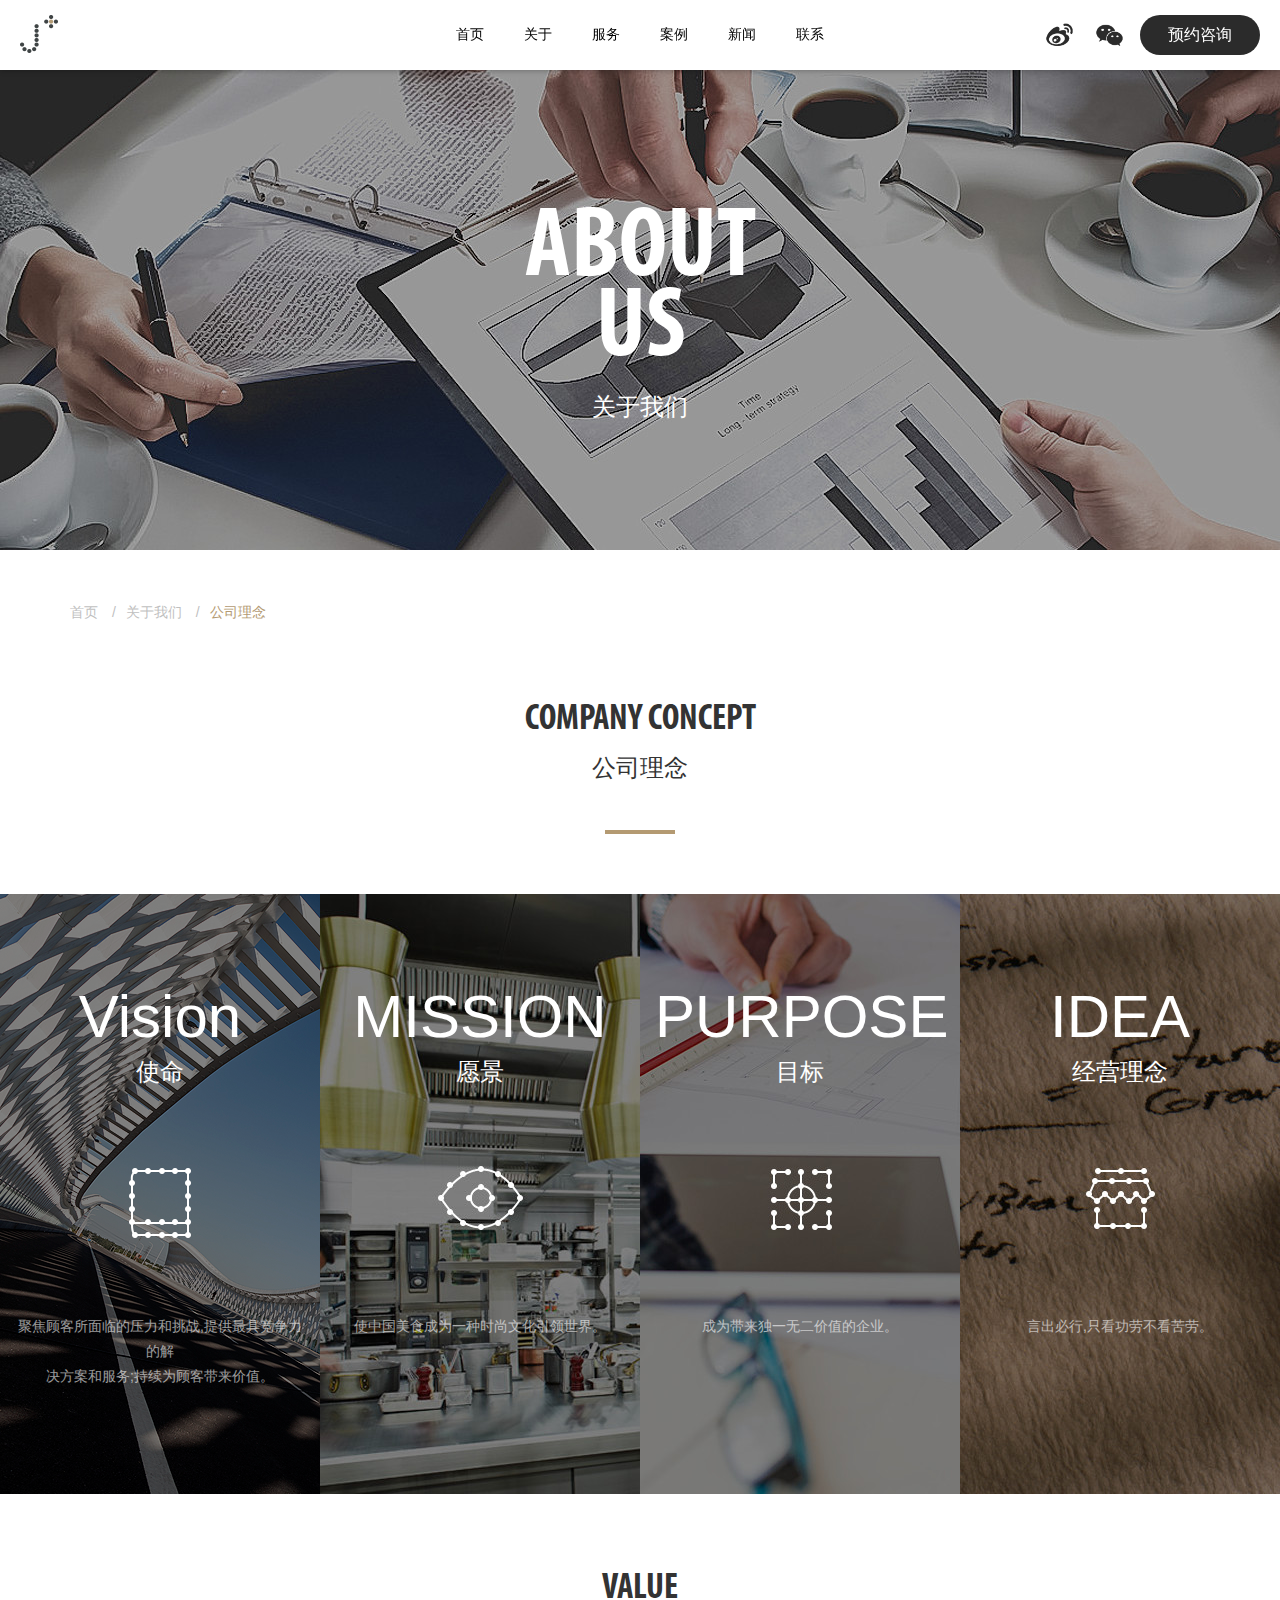
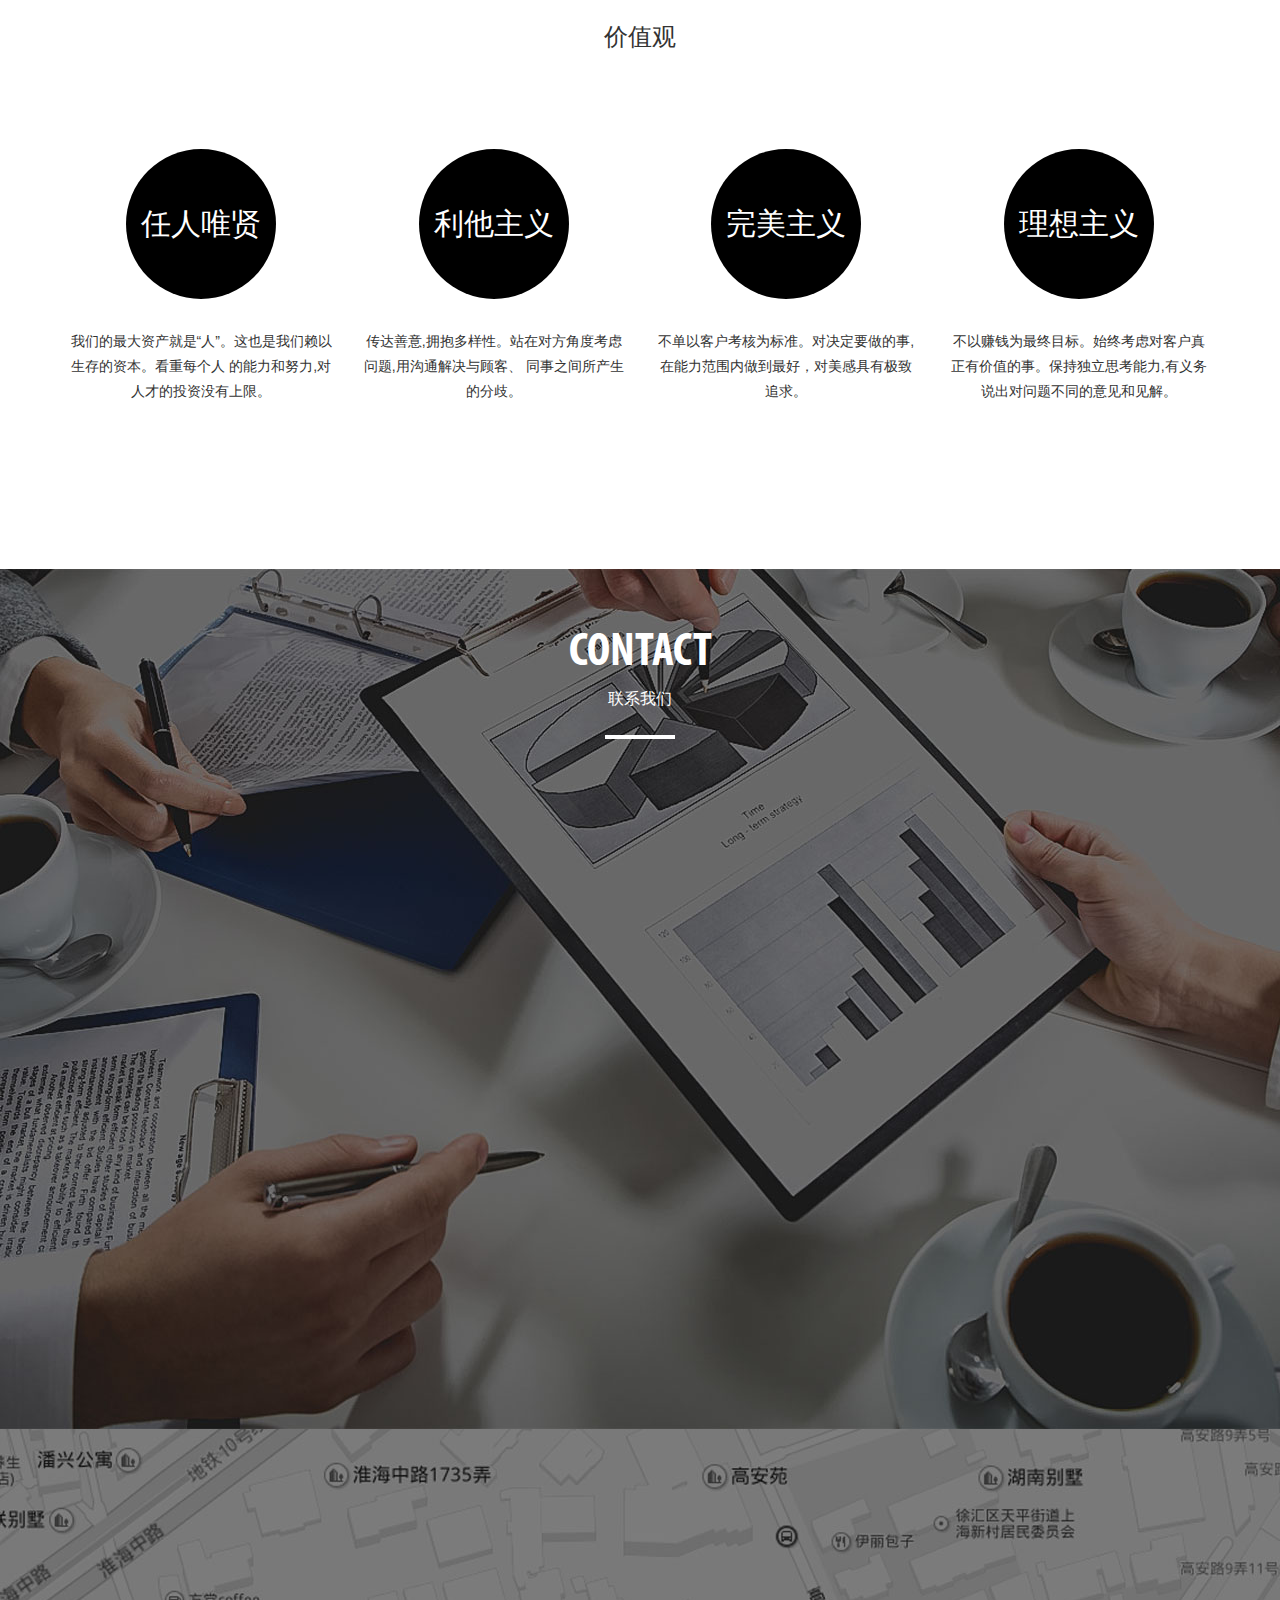
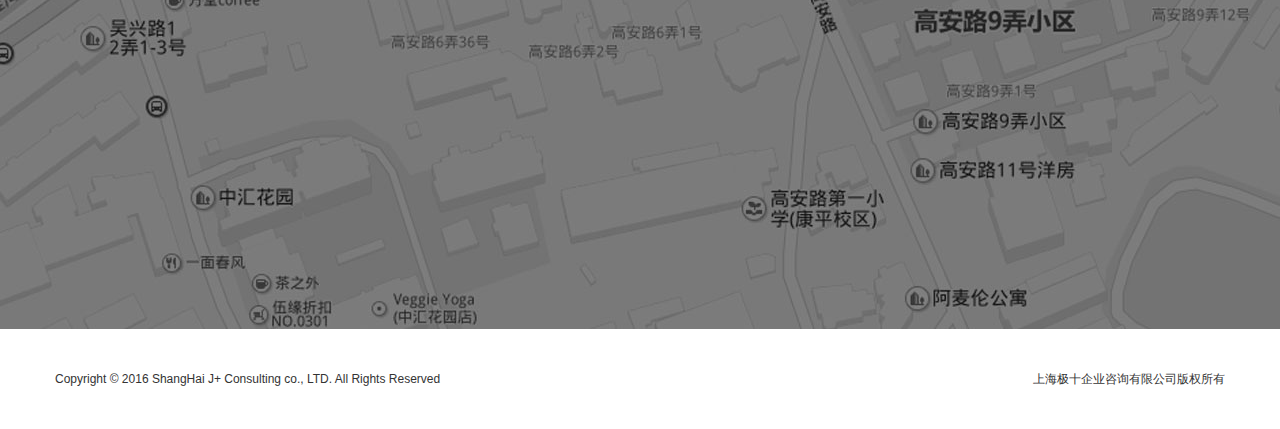
<file: about_concept.html>
<!DOCTYPE html>
<html lang="en">
<head>
    <title>关于我们-团队</title>
    <meta charset="UTF-8">
    <meta http-equiv="X-UA-Compatible" content="IE=edge,chrome=1">
    <meta name="viewport" content="width=device-width, initial-scale=1, maximum-scale=1, user-scalable=no">
    <link href="fonts/font/style.css" rel="stylesheet">
    <link href="fonts/icon/style.css" rel="stylesheet">
    <link href="css/bootstrap.css" rel="stylesheet">
    <link href="css/swiper.min.css" rel="stylesheet">
    <link href="css/animate.css" rel="stylesheet">
    <link href="css/common.css" rel="stylesheet">
    <link href="css/about_concept.css" rel="stylesheet">
    <script src="lib/jquery-2.2.4.min.js"></script>
    <script src="lib/swiper.jquery.min.js"></script>
    <script src="lib/wow.min.js"></script>
    <script src="src/common.js"></script>
    <script>
        $(document).ready(function(){
            jPlus.common.init();
        });
    </script>
</head>
<body>
    <div class="debug">
        <div class="inner"></div>
    </div>
    <div class="navContainer_m">
        <div class="container-fluid navPanel">
            <div class="logo_m">
                <img class="img-responsive center-block" src="images/logo_m.png"/>
            </div>
            <div class="row">
                <div class="col-xs-12"><a class="navItem" href="#">首页</a></div>
                <div class="col-xs-12"><a class="navItem" href="#">关于</a></div>
                <div class="col-xs-12"><a class="navItem" href="#">服务</a></div>
                <div class="col-xs-12"><a class="navItem" href="#">案例</a></div>
                <div class="col-xs-12"><a class="navItem" href="#">新闻</a></div>
                <div class="col-xs-12"><a class="navItem" href="#">联系</a></div>
            </div>
            <a class="advice" href="#">预约咨询</a>
            <div class="weixin">
                <img class="img-responsive" src="images/weixin_white.png"/>
            </div>
            <div class="weibo">
                <img class="img-responsive" src="images/weibo_white.png"/>
            </div>
        </div>
    </div>
    <div class="menuFlag">
        <img class="img-responsive center-block" src="images/menu_flag.png"/>
    </div>
    <div class="navContainer">
        <div class="logo">
            <img class="img-responsive" src="images/j_logo.png"/>
        </div>
        <ul class="navPanel">
            <li><a href="#">首页</a></li>
            <li><a href="#">关于</a></li>
            <li><a href="#">服务</a></li>
            <li><a href="#">案例</a></li>
            <li><a href="#">新闻</a></li>
            <li><a href="#">联系</a></li>
        </ul>
        <div class="otherPanel">
            <a class="advice" href="#">预约咨询</a>
            <div class="weixin">
                <img class="img-responsive" src="images/weixin_black.png"/>
            </div>
            <div class="weibo">
                <img class="img-responsive" src="images/weibo_black.png"/>
            </div>
        </div>
    </div>
    <div class="emptyDom"></div>
    <!--------------------------------------------------banner---------------------------------------------->
    <div class="banner container-fluid">
        <div class="enTitle">ABOUT</br>US</div>
        <div class="cnTitle">关于我们</div>
    </div>
    <!--------------------------------------------------breadNavPanel---------------------------------------------->
    <div class="myContainer theText breadNavPanel">
        <a class="nav" href="#">首页</a>
        <a class="nav" href="#">关于我们</a>
        <a class="nav activeNav">公司理念</a>
    </div>
    <div class="container-fluid theText part1">
        <div class="subEnTitle">COMPANY CONCEPT</div>
        <div class="subCnTitle">公司理念</div>
        <div class="subTitleLine"></div>
        <div class="row">
            <div class="col-xs-12 col-sm-3 item item1">
                <div class="enTxt">Vision</div>
                <div class="cnTxt">使命</div>
                <div class="txt">聚焦顾客所面临的压力和挑战,提供最具竞争力的解 </br>决方案和服务;持续为顾客带来价值。</div>
            </div>
            <div class="col-xs-12 col-sm-3 item item2">
                <div class="enTxt">MISSION</div>
                <div class="cnTxt">愿景</div>
                <div class="txt">使中国美食成为一种时尚文化引领世界。</div>
            </div>
            <div class="col-xs-12 col-sm-3 item item3">
                <div class="enTxt">PURPOSE</div>
                <div class="cnTxt">目标</div>
                <div class="txt">成为带来独一无二价值的企业。</div>
            </div>
            <div class="col-xs-12 col-sm-3 item item4">
                <div class="enTxt">IDEA</div>
                <div class="cnTxt">经营理念</div>
                <div class="txt">言出必行,只看功劳不看苦劳。</div>
            </div>
        </div>
    </div>
    <div class="myContainer theText part2">
        <div class="subEnTitle">VALUE</div>
        <div class="subCnTitle">价值观</div>
        <div class="row">
            <div class="col-xs-12 col-sm-3 item">
                <div class="title">任人唯贤</div>
                <div class="txt">我们的最大资产就是“人”。这也是我们赖以生存的资本。看重每个人 的能力和努力,对人才的投资没有上限。</div>
            </div>
            <div class="col-xs-12 col-sm-3 item">
                <div class="title">利他主义</div>
                <div class="txt">传达善意,拥抱多样性。站在对方角度考虑问题,用沟通解决与顾客、 同事之间所产生的分歧。</div>
            </div>
            <div class="col-xs-12 col-sm-3 item">
                <div class="title">完美主义</div>
                <div class="txt">不单以客户考核为标准。对决定要做的事,在能力范围内做到最好，对美感具有极致追求。</div>
            </div>
            <div class="col-xs-12 col-sm-3 item">
                <div class="title">理想主义</div>
                <div class="txt">不以赚钱为最终目标。始终考虑对客户真正有价值的事。保持独立思考能力,有义务说出对问题不同的意见和见解。</div>
            </div>
        </div>
    </div>
    <!--------------------------------------------------contact---------------------------------------------->
    <div class="container-fluid contact">
        <div class="part_enTitle">CONTACT</div>
        <div class="part_cnTitle">联系我们</div>
        <div class="titleLine"></div>
        <div class="myContainer contentContainer">
            <div class="row">
                <div class="wow fadeInLeft col-xs-12 col-sm-7 leftPanel">
                    <div class="leftContent">
                        <div class="title">让我们更了解您</div>
                        <div class="intro">感谢您一直以来对“极十餐饮合作社”的关注与信任。不管您是常客还是新朋，咨询前请把您遇到的“病状”列举清楚，方便我们见面时的深度交流。我们固执的认为，连填写表格耐心都没有的业主，我们无法与您合作沟通解决将会碰到的诸多问题。填完这张表单后，您可以坐等社长的传唤了。非常感谢</div>
                        <div class="inputPanel">
                            <label>我的餐饮品牌名称是</label>
                            <input type="text" placeholder="J+"/>
                        </div>
                        <a class="btnBase nextBtn" href="#">下一步</a>
                    </div>
                </div>
                <div class="wow fadeInRight col-xs-12 col-sm-5 rightPanel">
                    <div class="rightContent">
                        <div class="swiper-wrapper">
                            <div class="swiper-slide">
                                <div class="title">ShangHai</div>
                                <div class="subRow addr">
                                    <div class="icon">
                                        <img class="img-responsive" src="images/addr.png"/>
                                    </div>
                                    <div class="theText contentPanel">
                                        <div class="k">ADDRESS</div>
                                        <div class="v">上海市黄浦区鲁班路55号经纬国际大厦5楼</div>
                                    </div>
                                </div>
                                <div class="subRow phone">
                                    <div class="icon">
                                        <img class="img-responsive" src="images/phone.png"/>
                                    </div>
                                    <div class="theText contentPanel">
                                        <div class="k">TELPHONE</div>
                                        <div class="v">021 6304 6388 </br>18616138441（史远 ）</div>
                                    </div>
                                </div>
                                <div class="subRow mail">
                                    <div class="icon">
                                        <img class="img-responsive" src="images/mail.png"/>
                                    </div>
                                    <div class="theText contentPanel">
                                        <div class="k">E-MAIL</div>
                                        <div class="v">jojoshih@j10plus.com</div>
                                    </div>
                                </div>
                            </div>
                            <div class="swiper-slide">
                                <div class="title">ShangHai</div>
                                <div class="subRow addr">
                                    <div class="icon">
                                        <img class="img-responsive" src="images/addr.png"/>
                                    </div>
                                    <div class="theText contentPanel">
                                        <div class="k">ADDRESS</div>
                                        <div class="v">上海市黄浦区鲁班路55号经纬国际大厦5楼</div>
                                    </div>
                                </div>
                                <div class="subRow phone">
                                    <div class="icon">
                                        <img class="img-responsive" src="images/phone.png"/>
                                    </div>
                                    <div class="theText contentPanel">
                                        <div class="k">TELPHONE</div>
                                        <div class="v">021 6304 6388 </br>18616138441（史远 ）</div>
                                    </div>
                                </div>
                                <div class="subRow mail">
                                    <div class="icon">
                                        <img class="img-responsive" src="images/mail.png"/>
                                    </div>
                                    <div class="theText contentPanel">
                                        <div class="k">E-MAIL</div>
                                        <div class="v">jojoshih@j10plus.com</div>
                                    </div>
                                </div>
                            </div>
                            <div class="swiper-slide">
                                <div class="title">ShangHai</div>
                                <div class="subRow addr">
                                    <div class="icon">
                                        <img class="img-responsive" src="images/addr.png"/>
                                    </div>
                                    <div class="theText contentPanel">
                                        <div class="k">ADDRESS</div>
                                        <div class="v">上海市黄浦区鲁班路55号经纬国际大厦5楼</div>
                                    </div>
                                </div>
                                <div class="subRow phone">
                                    <div class="icon">
                                        <img class="img-responsive" src="images/phone.png"/>
                                    </div>
                                    <div class="theText contentPanel">
                                        <div class="k">TELPHONE</div>
                                        <div class="v">021 6304 6388 </br>18616138441（史远 ）</div>
                                    </div>
                                </div>
                                <div class="subRow mail">
                                    <div class="icon">
                                        <img class="img-responsive" src="images/mail.png"/>
                                    </div>
                                    <div class="theText contentPanel">
                                        <div class="k">E-MAIL</div>
                                        <div class="v">jojoshih@j10plus.com</div>
                                    </div>
                                </div>
                            </div>
                        </div>
                        <div class="swiper-pagination"></div>
                    </div>
                </div>
            </div>
        </div>
    </div>
    <div class="container-fluid map">
        <div class="wow zoomIn part_enTitle">FIND US FROM MAP</div>
        <a class="wow fadeInUp btnBase moreBtn" data-wow-duration="1s" data-wow-delay="0.2s" href="#">查看地图</a>
        <div class="row">
            <div class="co-sx-12 col-sm-12 mapPanel"></div>
        </div>
    </div>
    <div class="container-fluid footer">
        <div class="container">
            <div class="row">
                <div class="col-xs-12 col-sm-6 col-sm-push-6 cn_info">上海极十企业咨询有限公司版权所有</div>
                <div class="col-xs-12 col-sm-6 col-sm-pull-6 en_info">Copyright © 2016 ShangHai J+ Consulting co., LTD. All Rights Reserved</div>
            </div>
        </div>
    </div>
</body>
</html>
</file>
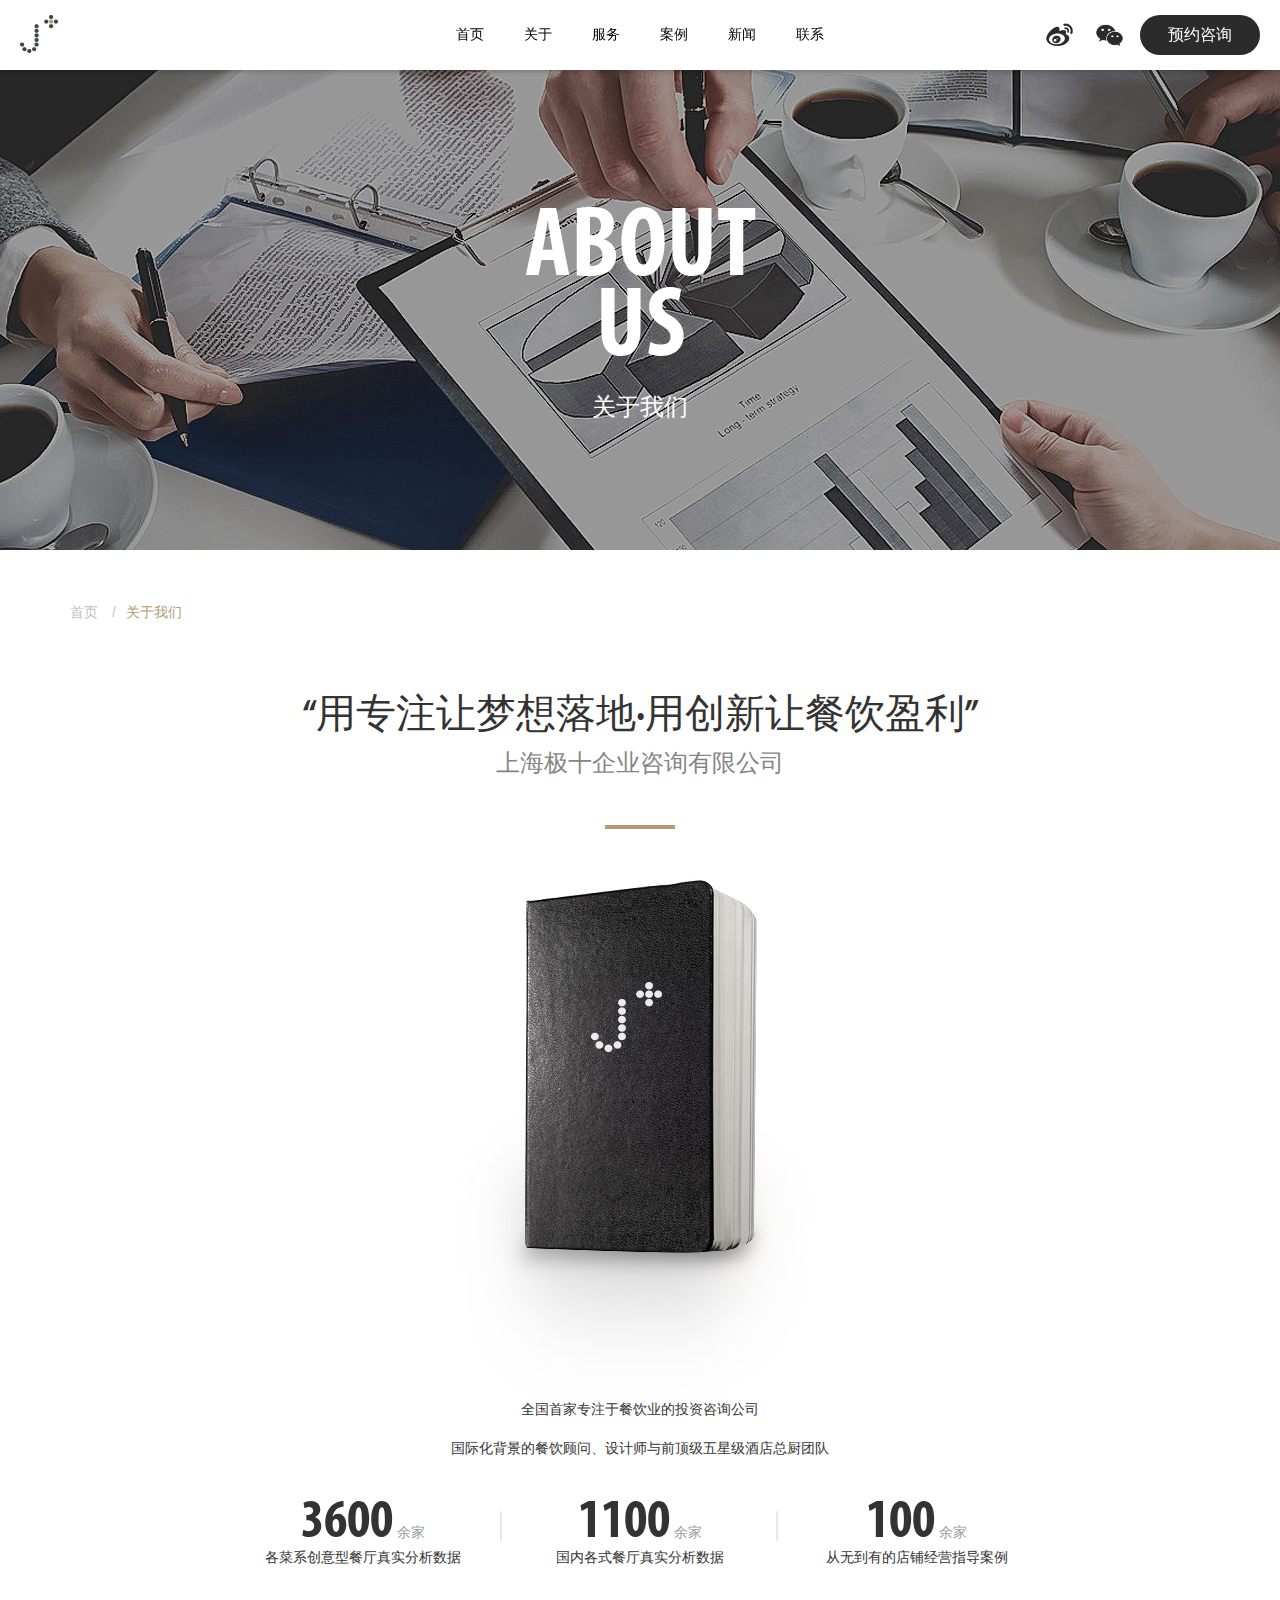
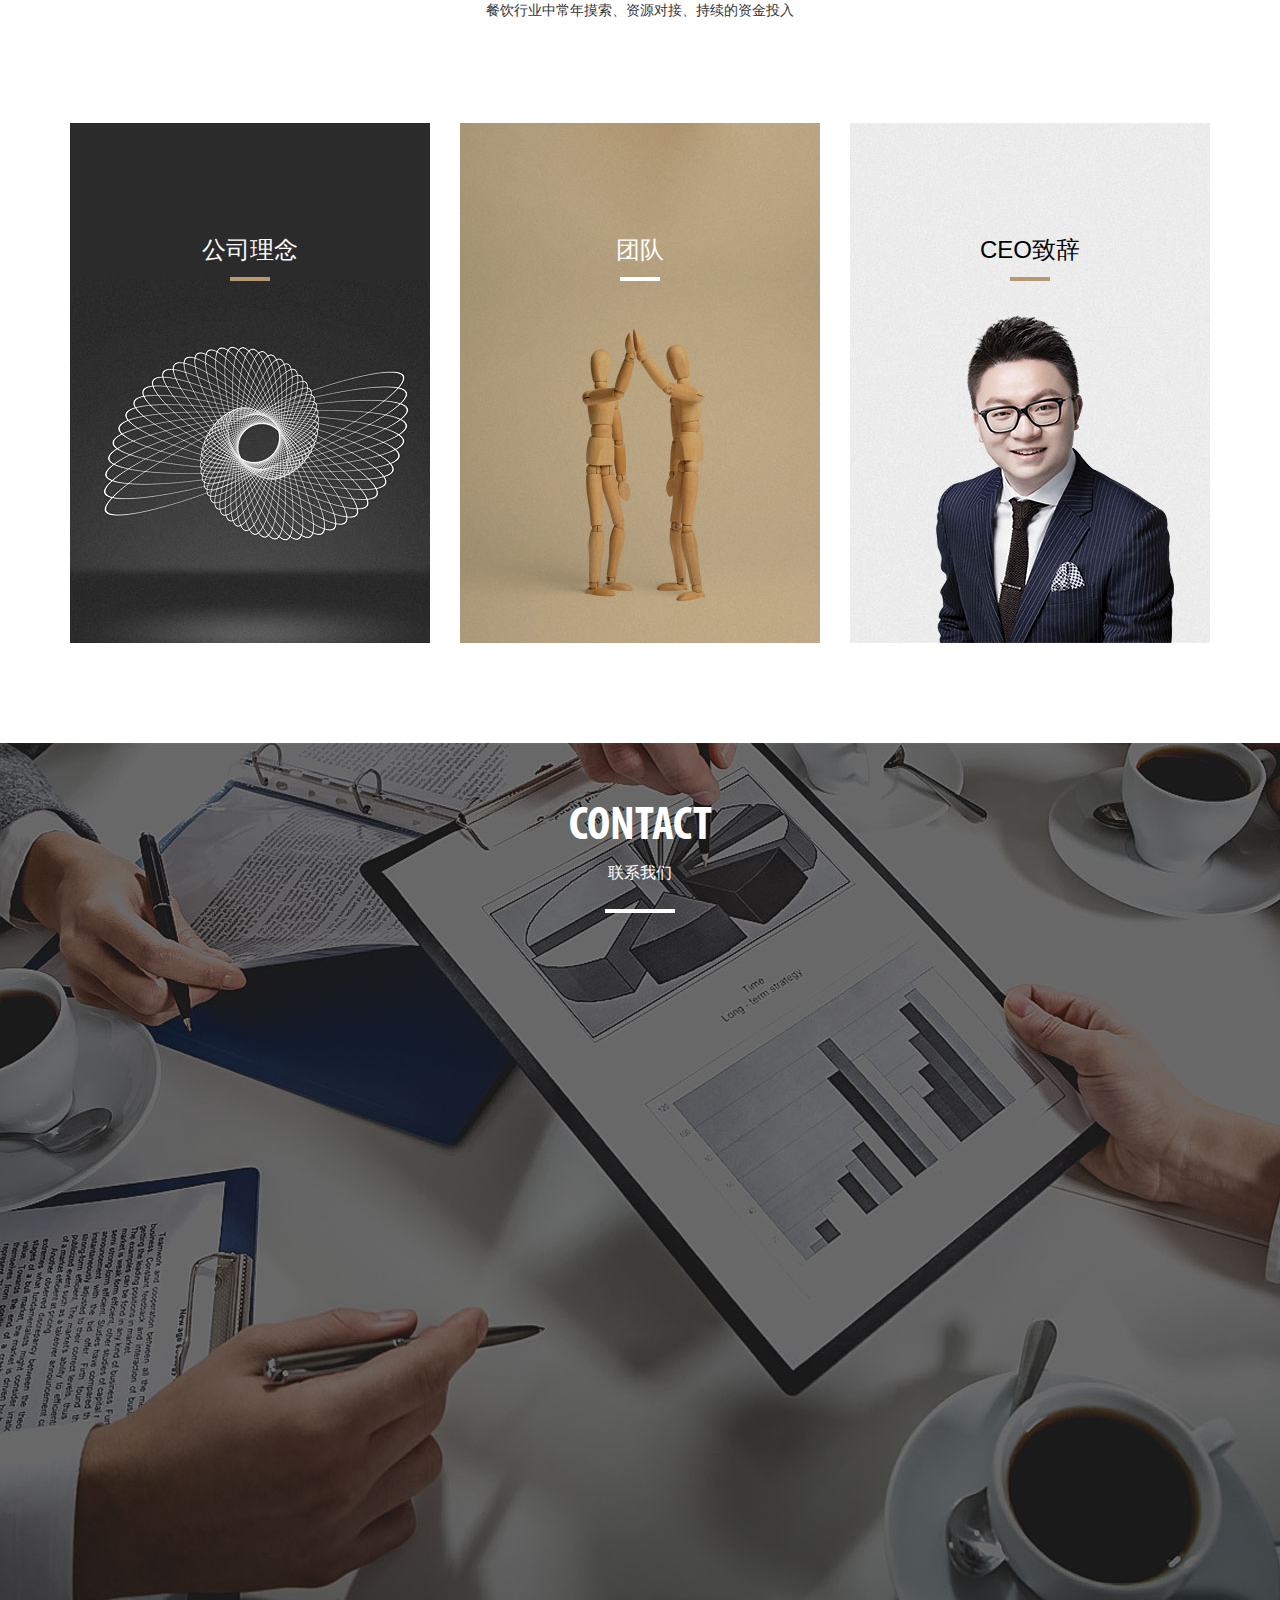
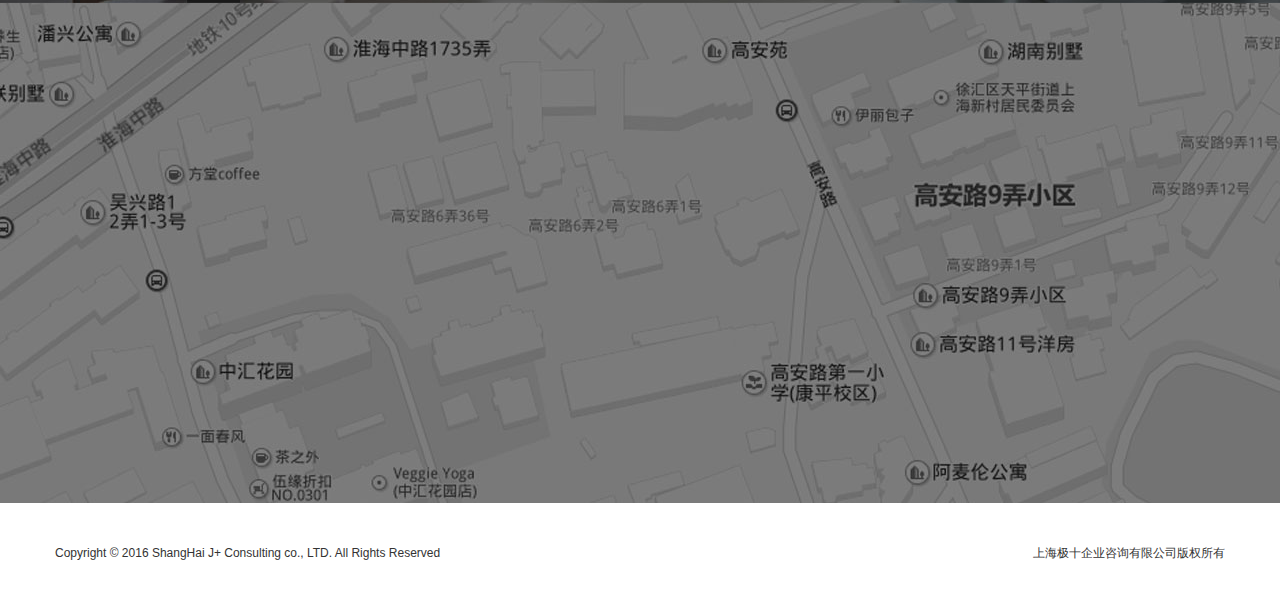
<file: about_intro.html>
<!DOCTYPE html>
<html lang="en">
<head>
    <title>关于我们</title>
    <meta charset="UTF-8">
    <meta http-equiv="X-UA-Compatible" content="IE=edge,chrome=1">
    <meta name="viewport" content="width=device-width, initial-scale=1, maximum-scale=1, user-scalable=no">
    <link href="fonts/font/style.css" rel="stylesheet">
    <link href="fonts/icon/style.css" rel="stylesheet">
    <link href="css/bootstrap.css" rel="stylesheet">
    <link href="css/swiper.min.css" rel="stylesheet">
    <link href="css/animate.css" rel="stylesheet">
    <link href="css/common.css" rel="stylesheet">
    <link href="css/about_intro.css" rel="stylesheet">
    <script src="lib/jquery-2.2.4.min.js"></script>
    <script src="lib/swiper.jquery.min.js"></script>
    <script src="lib/wow.min.js"></script>
    <script src="src/common.js"></script>
    <script>
        $(document).ready(function(){
            jPlus.common.init();
        });
    </script>
</head>
<body>
    <div class="debug">
        <div class="inner"></div>
    </div>
    <div class="navContainer_m">
        <div class="container-fluid navPanel">
            <div class="logo_m">
                <img class="img-responsive center-block" src="images/logo_m.png"/>
            </div>
            <div class="row">
                <div class="col-xs-12"><a class="navItem" href="#">首页</a></div>
                <div class="col-xs-12"><a class="navItem" href="#">关于</a></div>
                <div class="col-xs-12"><a class="navItem" href="#">服务</a></div>
                <div class="col-xs-12"><a class="navItem" href="#">案例</a></div>
                <div class="col-xs-12"><a class="navItem" href="#">新闻</a></div>
                <div class="col-xs-12"><a class="navItem" href="#">联系</a></div>
            </div>
            <a class="advice" href="#">预约咨询</a>
            <div class="weixin">
                <img class="img-responsive" src="images/weixin_white.png"/>
            </div>
            <div class="weibo">
                <img class="img-responsive" src="images/weibo_white.png"/>
            </div>
        </div>
    </div>
    <div class="menuFlag">
        <img class="img-responsive center-block" src="images/menu_flag.png"/>
    </div>
    <div class="navContainer">
        <div class="logo">
            <img class="img-responsive" src="images/j_logo.png"/>
        </div>
        <ul class="navPanel">
            <li><a href="#">首页</a></li>
            <li><a href="#">关于</a></li>
            <li><a href="#">服务</a></li>
            <li><a href="#">案例</a></li>
            <li><a href="#">新闻</a></li>
            <li><a href="#">联系</a></li>
        </ul>
        <div class="otherPanel">
            <a class="advice" href="#">预约咨询</a>
            <div class="weixin">
                <img class="img-responsive" src="images/weixin_black.png"/>
            </div>
            <div class="weibo">
                <img class="img-responsive" src="images/weibo_black.png"/>
            </div>
        </div>
    </div>
    <div class="emptyDom"></div>
    <!--------------------------------------------------banner---------------------------------------------->
    <div class="banner container-fluid">
        <div class="enTitle">ABOUT</br>US</div>
        <div class="cnTitle">关于我们</div>
    </div>
    <!--------------------------------------------------breadNavPanel---------------------------------------------->
    <div class="myContainer theText breadNavPanel">
        <a class="nav" href="#">首页</a>
        <a class="nav activeNav" href="#">关于我们</a>
    </div>
    <div class="myContainer theText part1">
        <div class="part_enTitle">“用专注让梦想落地·用创新让餐饮盈利”</div>
        <div class="part_cnTitle">上海极十企业咨询有限公司</div>
        <div class="titleLine"></div>
        <div class="imagePanel">
            <img class="img-responsive center-block" src="images/about/intro_1.jpg"/>
        </div>
        <p>全国首家专注于餐饮业的投资咨询公司</p>
        <p>国际化背景的餐饮顾问、设计师与前顶级五星级酒店总厨团队</p>
        <div class="row row1">
            <div class="col-xs-12 col-sm-4 item">
                <span class="num">3600</span>
                <span class="txt">余家</span>
                <p class="intro">各菜系创意型餐厅真实分析数据</p>
            </div>
            <div class="col-xs-12 col-sm-4 item">
                <span class="num">1100</span>
                <span class="txt">余家</span>
                <p class="intro">国内各式餐厅真实分析数据</p>
            </div>
            <div class="col-xs-12 col-sm-4 item">
                <span class="num">100</span>
                <span class="txt">余家</span>
                <p class="intro">从无到有的店铺经营指导案例</p>
            </div>
        </div>
        <p>餐饮行业中常年摸索、资源对接、持续的资金投入</p>
        <div class="row row2">
            <div class="col-xs-12 col-sm-4">
                <a class="imageItem" href="about_concept.html">
                    <img src="images/about/intro_2_1.jpg"/>
                    <p class="txt">公司理念</p>
                    <p class="line"></p>
                </a>
            </div>
            <div class="col-xs-12 col-sm-4">
                <a class="imageItem" href="about_team.html">
                    <img src="images/about/intro_2_2.jpg"/>
                    <p class="txt">团队</p>
                    <p class="line whiteLine"></p>
                </a>
            </div>
            <div class="col-xs-12 col-sm-4">
                <a class="imageItem" href="about_ceo.html">
                    <img src="images/about/intro_2_3.jpg"/>
                    <p class="txt blackTxt">CEO致辞</p>
                    <p class="line"></p>
                </a>
            </div>
        </div>
    </div>
    <!--------------------------------------------------contact---------------------------------------------->
    <div class="container-fluid contact">
        <div class="part_enTitle">CONTACT</div>
        <div class="part_cnTitle">联系我们</div>
        <div class="titleLine"></div>
        <div class="myContainer contentContainer">
            <div class="row">
                <div class="wow fadeInLeft col-xs-12 col-sm-7 leftPanel">
                    <div class="leftContent">
                        <div class="title">让我们更了解您</div>
                        <div class="intro">感谢您一直以来对“极十餐饮合作社”的关注与信任。不管您是常客还是新朋，咨询前请把您遇到的“病状”列举清楚，方便我们见面时的深度交流。我们固执的认为，连填写表格耐心都没有的业主，我们无法与您合作沟通解决将会碰到的诸多问题。填完这张表单后，您可以坐等社长的传唤了。非常感谢</div>
                        <div class="inputPanel">
                            <label>我的餐饮品牌名称是</label>
                            <input type="text" placeholder="J+"/>
                        </div>
                        <a class="btnBase nextBtn" href="#">下一步</a>
                    </div>
                </div>
                <div class="wow fadeInRight col-xs-12 col-sm-5 rightPanel">
                    <div class="rightContent">
                        <div class="swiper-wrapper">
                            <div class="swiper-slide">
                                <div class="title">ShangHai</div>
                                <div class="subRow addr">
                                    <div class="icon">
                                        <img class="img-responsive" src="images/addr.png"/>
                                    </div>
                                    <div class="theText contentPanel">
                                        <div class="k">ADDRESS</div>
                                        <div class="v">上海市黄浦区鲁班路55号经纬国际大厦5楼</div>
                                    </div>
                                </div>
                                <div class="subRow phone">
                                    <div class="icon">
                                        <img class="img-responsive" src="images/phone.png"/>
                                    </div>
                                    <div class="theText contentPanel">
                                        <div class="k">TELPHONE</div>
                                        <div class="v">021 6304 6388 </br>18616138441（史远 ）</div>
                                    </div>
                                </div>
                                <div class="subRow mail">
                                    <div class="icon">
                                        <img class="img-responsive" src="images/mail.png"/>
                                    </div>
                                    <div class="theText contentPanel">
                                        <div class="k">E-MAIL</div>
                                        <div class="v">jojoshih@j10plus.com</div>
                                    </div>
                                </div>
                            </div>
                            <div class="swiper-slide">
                                <div class="title">ShangHai</div>
                                <div class="subRow addr">
                                    <div class="icon">
                                        <img class="img-responsive" src="images/addr.png"/>
                                    </div>
                                    <div class="theText contentPanel">
                                        <div class="k">ADDRESS</div>
                                        <div class="v">上海市黄浦区鲁班路55号经纬国际大厦5楼</div>
                                    </div>
                                </div>
                                <div class="subRow phone">
                                    <div class="icon">
                                        <img class="img-responsive" src="images/phone.png"/>
                                    </div>
                                    <div class="theText contentPanel">
                                        <div class="k">TELPHONE</div>
                                        <div class="v">021 6304 6388 </br>18616138441（史远 ）</div>
                                    </div>
                                </div>
                                <div class="subRow mail">
                                    <div class="icon">
                                        <img class="img-responsive" src="images/mail.png"/>
                                    </div>
                                    <div class="theText contentPanel">
                                        <div class="k">E-MAIL</div>
                                        <div class="v">jojoshih@j10plus.com</div>
                                    </div>
                                </div>
                            </div>
                            <div class="swiper-slide">
                                <div class="title">ShangHai</div>
                                <div class="subRow addr">
                                    <div class="icon">
                                        <img class="img-responsive" src="images/addr.png"/>
                                    </div>
                                    <div class="theText contentPanel">
                                        <div class="k">ADDRESS</div>
                                        <div class="v">上海市黄浦区鲁班路55号经纬国际大厦5楼</div>
                                    </div>
                                </div>
                                <div class="subRow phone">
                                    <div class="icon">
                                        <img class="img-responsive" src="images/phone.png"/>
                                    </div>
                                    <div class="theText contentPanel">
                                        <div class="k">TELPHONE</div>
                                        <div class="v">021 6304 6388 </br>18616138441（史远 ）</div>
                                    </div>
                                </div>
                                <div class="subRow mail">
                                    <div class="icon">
                                        <img class="img-responsive" src="images/mail.png"/>
                                    </div>
                                    <div class="theText contentPanel">
                                        <div class="k">E-MAIL</div>
                                        <div class="v">jojoshih@j10plus.com</div>
                                    </div>
                                </div>
                            </div>
                        </div>
                        <div class="swiper-pagination"></div>
                    </div>
                </div>
            </div>
        </div>
    </div>
    <div class="container-fluid map">
        <div class="wow zoomIn part_enTitle">FIND US FROM MAP</div>
        <a class="wow fadeInUp btnBase moreBtn" data-wow-duration="1s" data-wow-delay="0.2s" href="#">查看地图</a>
        <div class="row">
            <div class="co-sx-12 col-sm-12 mapPanel"></div>
        </div>
    </div>
    <div class="container-fluid footer">
        <div class="container">
            <div class="row">
                <div class="col-xs-12 col-sm-6 col-sm-push-6 cn_info">上海极十企业咨询有限公司版权所有</div>
                <div class="col-xs-12 col-sm-6 col-sm-pull-6 en_info">Copyright © 2016 ShangHai J+ Consulting co., LTD. All Rights Reserved</div>
            </div>
        </div>
    </div>
</body>
</html>
</file>
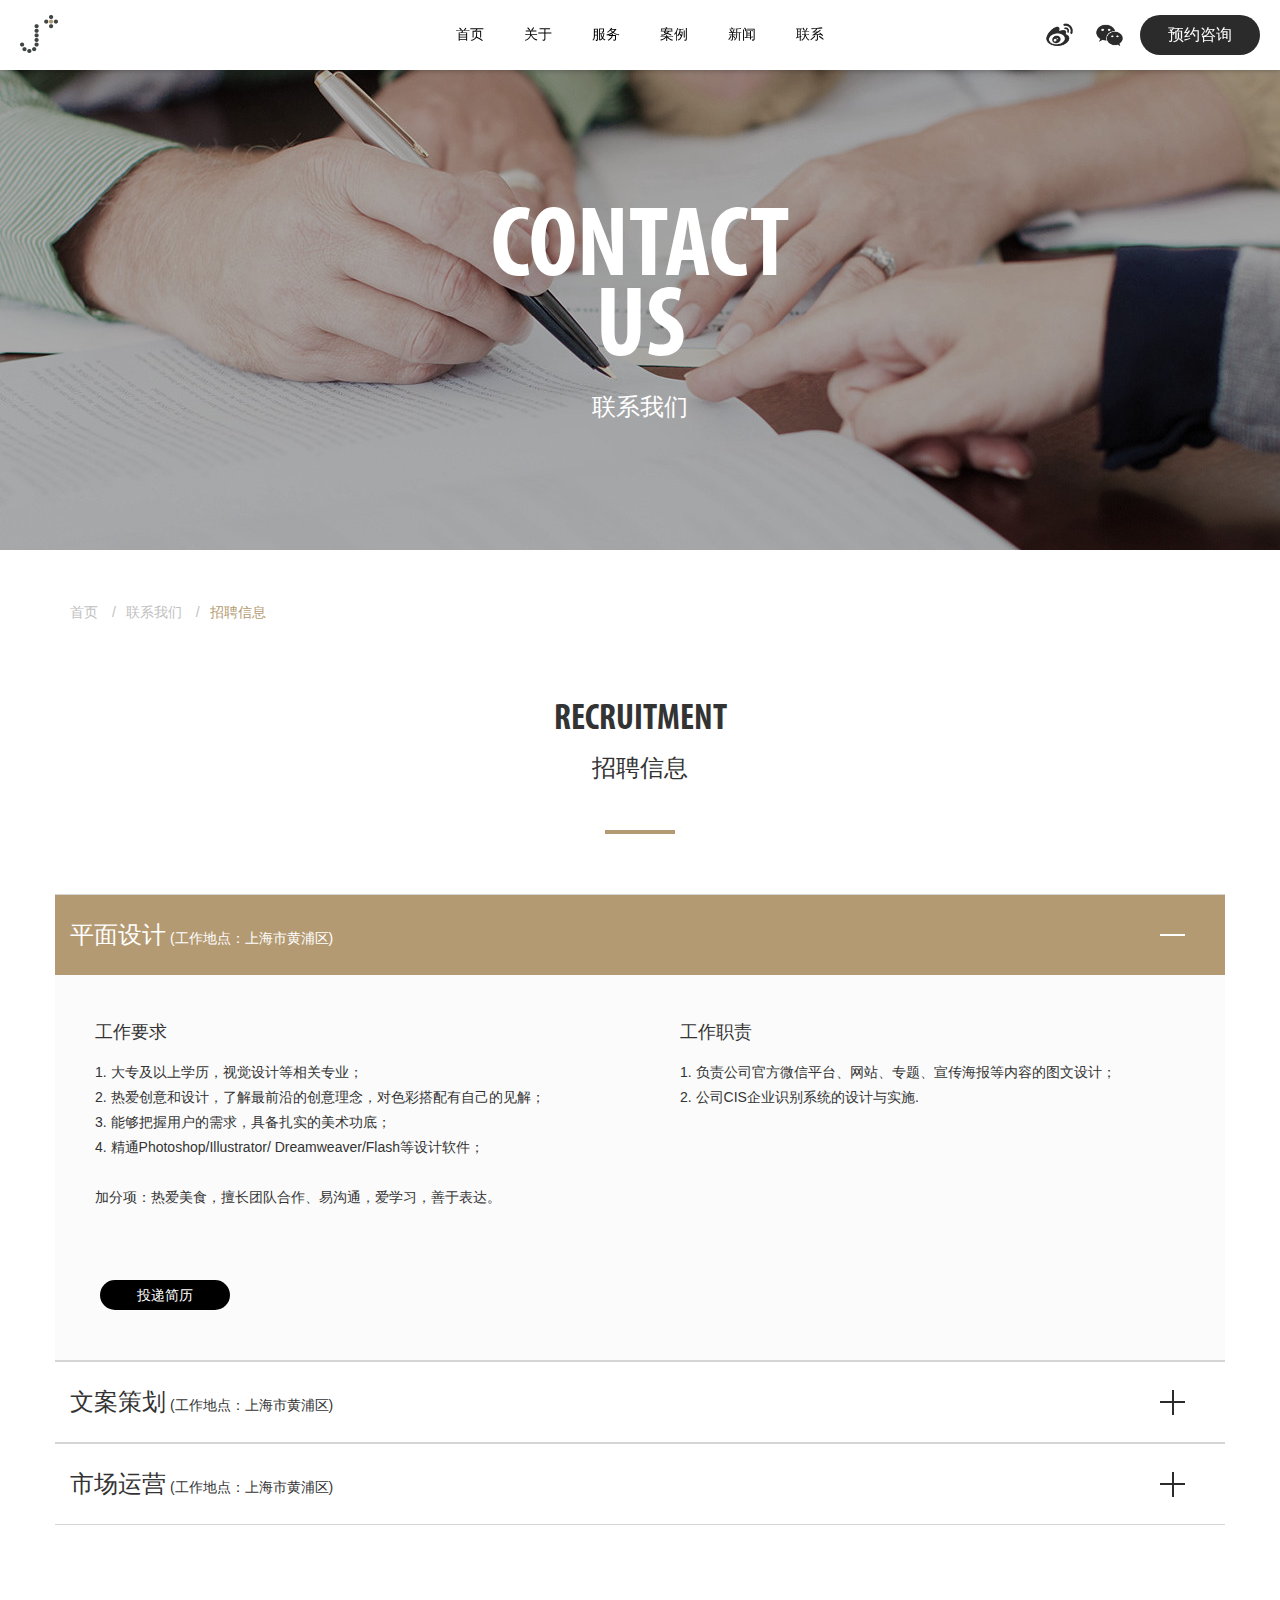
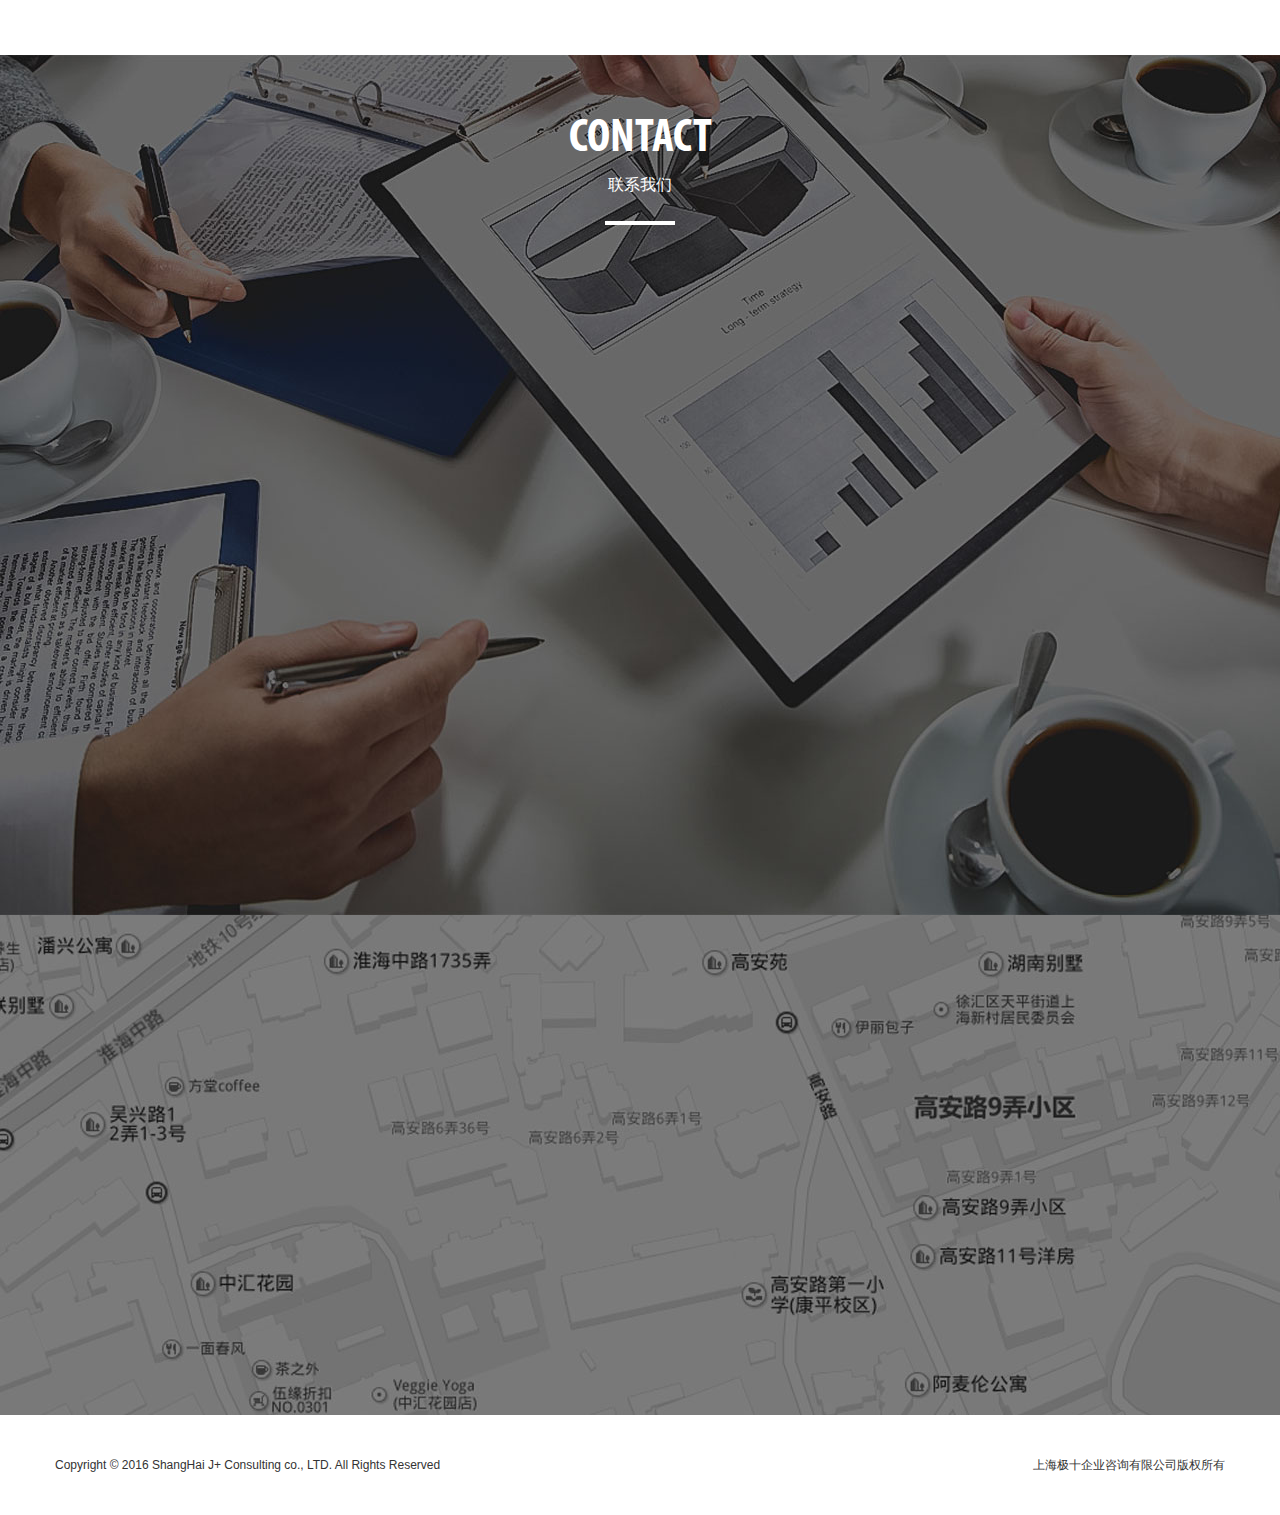
<file: contact.html>
<!DOCTYPE html>
<html lang="en">
<head>
    <title>关于我们-团队</title>
    <meta charset="UTF-8">
    <meta http-equiv="X-UA-Compatible" content="IE=edge,chrome=1">
    <meta name="viewport" content="width=device-width, initial-scale=1, maximum-scale=1, user-scalable=no">
    <link href="fonts/font/style.css" rel="stylesheet">
    <link href="fonts/icon/style.css" rel="stylesheet">
    <link href="css/bootstrap.css" rel="stylesheet">
    <link href="css/swiper.min.css" rel="stylesheet">
    <link href="css/animate.css" rel="stylesheet">
    <link href="css/common.css" rel="stylesheet">
    <link href="css/contact.css" rel="stylesheet">
    <script src="lib/jquery-2.2.4.min.js"></script>
    <script src="lib/swiper.jquery.min.js"></script>
    <script src="lib/wow.min.js"></script>
    <script src="src/common.js"></script>
    <script src="src/contact.js"></script>
    <script>
        $(document).ready(function(){
            jPlus.common.init();
            jPlus.contact.init();
        });
    </script>
</head>
<body>
    <div class="debug">
        <div class="inner"></div>
    </div>
    <div class="navContainer_m">
        <div class="container-fluid navPanel">
            <div class="logo_m">
                <img class="img-responsive center-block" src="images/logo_m.png"/>
            </div>
            <div class="row">
                <div class="col-xs-12"><a class="navItem" href="#">首页</a></div>
                <div class="col-xs-12"><a class="navItem" href="#">关于</a></div>
                <div class="col-xs-12"><a class="navItem" href="#">服务</a></div>
                <div class="col-xs-12"><a class="navItem" href="#">案例</a></div>
                <div class="col-xs-12"><a class="navItem" href="#">新闻</a></div>
                <div class="col-xs-12"><a class="navItem" href="#">联系</a></div>
            </div>
            <a class="advice" href="#">预约咨询</a>
            <div class="weixin">
                <img class="img-responsive" src="images/weixin_white.png"/>
            </div>
            <div class="weibo">
                <img class="img-responsive" src="images/weibo_white.png"/>
            </div>
        </div>
    </div>
    <div class="menuFlag">
        <img class="img-responsive center-block" src="images/menu_flag.png"/>
    </div>
    <div class="navContainer">
        <div class="logo">
            <img class="img-responsive" src="images/j_logo.png"/>
        </div>
        <ul class="navPanel">
            <li><a href="#">首页</a></li>
            <li><a href="#">关于</a></li>
            <li><a href="#">服务</a></li>
            <li><a href="#">案例</a></li>
            <li><a href="#">新闻</a></li>
            <li><a href="#">联系</a></li>
        </ul>
        <div class="otherPanel">
            <a class="advice" href="#">预约咨询</a>
            <div class="weixin">
                <img class="img-responsive" src="images/weixin_black.png"/>
            </div>
            <div class="weibo">
                <img class="img-responsive" src="images/weibo_black.png"/>
            </div>
        </div>
    </div>
    <div class="emptyDom"></div>
    <!--------------------------------------------------banner---------------------------------------------->
    <div class="banner container-fluid">
        <div class="enTitle">CONTACT</br>US</div>
        <div class="cnTitle">联系我们</div>
    </div>
    <!--------------------------------------------------breadNavPanel---------------------------------------------->
    <div class="myContainer theText breadNavPanel">
        <a class="nav" href="#">首页</a>
        <a class="nav">联系我们</a>
        <a class="nav activeNav">招聘信息</a>
    </div>

    <div class="myContainer theText job">
        <div class="subEnTitle">RECRUITMENT</div>
        <div class="subCnTitle">招聘信息</div>
        <div class="subTitleLine"></div>
        <div class="row jobItem">
            <div class="col-xs-12 col-sm-12 titleBar trans">
                <span class="name">平面设计</span>
                <span class="jobAddr">(工作地点：上海市黄浦区)</span>
                <div class="jobIcon">
                    <img class="img-responsive center-block" src="images/contact/closeIcon.png">
                </div>
            </div>
            <div class="toggleContent">
                <div class="col-xs-12 col-sm-6 leftPanel">
                    <div class="title">工作要求</div>
                    <div class="intro">
                        1. 大专及以上学历，视觉设计等相关专业；</br>
                        2. 热爱创意和设计，了解最前沿的创意理念，对色彩搭配有自己的见解；</br>
                        3. 能够把握用户的需求，具备扎实的美术功底；</br>
                        4. 精通Photoshop/Illustrator/ Dreamweaver/Flash等设计软件；</br>
                        </br>
                        加分项：热爱美食，擅长团队合作、易沟通，爱学习，善于表达。

                    </div>
                </div>
                <div class="col-xs-12 col-sm-6 rightPanel">
                    <div class="title">工作职责</div>
                    <div class="intro">
                        1. 负责公司官方微信平台、网站、专题、宣传海报等内容的图文设计；</br>
                        2. 公司CIS企业识别系统的设计与实施.
                    </div>
                </div>
                <div class="col-xs-12 col-sm-12">
                    <a class="sendBtn" href="#">投递简历</a>
                </div>
            </div>
        </div>
        <div class="row jobItem">
            <div class="col-xs-12 col-sm-12 titleBar trans">
                <span class="name">文案策划</span>
                <span class="jobAddr">(工作地点：上海市黄浦区)</span>
                <div class="jobIcon">
                    <img class="img-responsive center-block" src="images/contact/closeIcon.png">
                </div>
            </div>
            <div class="toggleContent">
                <div class="col-xs-12 col-sm-6 leftPanel">
                    <div class="title">工作要求</div>
                    <div class="intro">
                        1. 大专及以上学历，视觉设计等相关专业；</br>
                        2. 热爱创意和设计，了解最前沿的创意理念，对色彩搭配有自己的见解；</br>
                        3. 能够把握用户的需求，具备扎实的美术功底；</br>
                        4. 精通Photoshop/Illustrator/ Dreamweaver/Flash等设计软件；</br>
                        </br>
                        加分项：热爱美食，擅长团队合作、易沟通，爱学习，善于表达。

                    </div>
                </div>
                <div class="col-xs-12 col-sm-6 rightPanel">
                    <div class="title">工作职责</div>
                    <div class="intro">
                        1. 负责公司官方微信平台、网站、专题、宣传海报等内容的图文设计；</br>
                        2. 公司CIS企业识别系统的设计与实施.
                    </div>
                </div>
                <div class="col-xs-12 col-sm-12">
                    <a class="sendBtn" href="#">投递简历</a>
                </div>
            </div>
        </div>
        <div class="row jobItem">
            <div class="col-xs-12 col-sm-12 titleBar trans">
                <span class="name">市场运营</span>
                <span class="jobAddr">(工作地点：上海市黄浦区)</span>
                <div class="jobIcon">
                    <img class="img-responsive center-block" src="images/contact/closeIcon.png">
                </div>
            </div>
            <div class="toggleContent">
                <div class="col-xs-12 col-sm-6 leftPanel">
                    <div class="title">工作要求</div>
                    <div class="intro">
                        1. 大专及以上学历，视觉设计等相关专业；</br>
                        2. 热爱创意和设计，了解最前沿的创意理念，对色彩搭配有自己的见解；</br>
                        3. 能够把握用户的需求，具备扎实的美术功底；</br>
                        4. 精通Photoshop/Illustrator/ Dreamweaver/Flash等设计软件；</br>
                        </br>
                        加分项：热爱美食，擅长团队合作、易沟通，爱学习，善于表达。

                    </div>
                </div>
                <div class="col-xs-12 col-sm-6 rightPanel">
                    <div class="title">工作职责</div>
                    <div class="intro">
                        1. 负责公司官方微信平台、网站、专题、宣传海报等内容的图文设计；</br>
                        2. 公司CIS企业识别系统的设计与实施.
                    </div>
                </div>
                <div class="col-xs-12 col-sm-12">
                    <a class="sendBtn" href="#">投递简历</a>
                </div>
            </div>
        </div>
    </div>
    <!--------------------------------------------------contact---------------------------------------------->
    <div class="container-fluid contact">
        <div class="part_enTitle">CONTACT</div>
        <div class="part_cnTitle">联系我们</div>
        <div class="titleLine"></div>
        <div class="myContainer contentContainer">
            <div class="row">
                <div class="wow fadeInLeft col-xs-12 col-sm-7 leftPanel">
                    <div class="leftContent">
                        <div class="title">让我们更了解您</div>
                        <div class="intro">感谢您一直以来对“极十餐饮合作社”的关注与信任。不管您是常客还是新朋，咨询前请把您遇到的“病状”列举清楚，方便我们见面时的深度交流。我们固执的认为，连填写表格耐心都没有的业主，我们无法与您合作沟通解决将会碰到的诸多问题。填完这张表单后，您可以坐等社长的传唤了。非常感谢</div>
                        <div class="inputPanel">
                            <label>我的餐饮品牌名称是</label>
                            <input type="text" placeholder="J+"/>
                        </div>
                        <a class="btnBase nextBtn" href="#">下一步</a>
                    </div>
                </div>
                <div class="wow fadeInRight col-xs-12 col-sm-5 rightPanel">
                    <div class="rightContent">
                        <div class="swiper-wrapper">
                            <div class="swiper-slide">
                                <div class="title">ShangHai</div>
                                <div class="subRow addr">
                                    <div class="icon">
                                        <img class="img-responsive" src="images/addr.png"/>
                                    </div>
                                    <div class="theText contentPanel">
                                        <div class="k">ADDRESS</div>
                                        <div class="v">上海市黄浦区鲁班路55号经纬国际大厦5楼</div>
                                    </div>
                                </div>
                                <div class="subRow phone">
                                    <div class="icon">
                                        <img class="img-responsive" src="images/phone.png"/>
                                    </div>
                                    <div class="theText contentPanel">
                                        <div class="k">TELPHONE</div>
                                        <div class="v">021 6304 6388 </br>18616138441（史远 ）</div>
                                    </div>
                                </div>
                                <div class="subRow mail">
                                    <div class="icon">
                                        <img class="img-responsive" src="images/mail.png"/>
                                    </div>
                                    <div class="theText contentPanel">
                                        <div class="k">E-MAIL</div>
                                        <div class="v">jojoshih@j10plus.com</div>
                                    </div>
                                </div>
                            </div>
                            <div class="swiper-slide">
                                <div class="title">ShangHai</div>
                                <div class="subRow addr">
                                    <div class="icon">
                                        <img class="img-responsive" src="images/addr.png"/>
                                    </div>
                                    <div class="theText contentPanel">
                                        <div class="k">ADDRESS</div>
                                        <div class="v">上海市黄浦区鲁班路55号经纬国际大厦5楼</div>
                                    </div>
                                </div>
                                <div class="subRow phone">
                                    <div class="icon">
                                        <img class="img-responsive" src="images/phone.png"/>
                                    </div>
                                    <div class="theText contentPanel">
                                        <div class="k">TELPHONE</div>
                                        <div class="v">021 6304 6388 </br>18616138441（史远 ）</div>
                                    </div>
                                </div>
                                <div class="subRow mail">
                                    <div class="icon">
                                        <img class="img-responsive" src="images/mail.png"/>
                                    </div>
                                    <div class="theText contentPanel">
                                        <div class="k">E-MAIL</div>
                                        <div class="v">jojoshih@j10plus.com</div>
                                    </div>
                                </div>
                            </div>
                            <div class="swiper-slide">
                                <div class="title">ShangHai</div>
                                <div class="subRow addr">
                                    <div class="icon">
                                        <img class="img-responsive" src="images/addr.png"/>
                                    </div>
                                    <div class="theText contentPanel">
                                        <div class="k">ADDRESS</div>
                                        <div class="v">上海市黄浦区鲁班路55号经纬国际大厦5楼</div>
                                    </div>
                                </div>
                                <div class="subRow phone">
                                    <div class="icon">
                                        <img class="img-responsive" src="images/phone.png"/>
                                    </div>
                                    <div class="theText contentPanel">
                                        <div class="k">TELPHONE</div>
                                        <div class="v">021 6304 6388 </br>18616138441（史远 ）</div>
                                    </div>
                                </div>
                                <div class="subRow mail">
                                    <div class="icon">
                                        <img class="img-responsive" src="images/mail.png"/>
                                    </div>
                                    <div class="theText contentPanel">
                                        <div class="k">E-MAIL</div>
                                        <div class="v">jojoshih@j10plus.com</div>
                                    </div>
                                </div>
                            </div>
                        </div>
                        <div class="swiper-pagination"></div>
                    </div>
                </div>
            </div>
        </div>
    </div>
    <div class="container-fluid map">
        <div class="wow zoomIn part_enTitle">FIND US FROM MAP</div>
        <a class="wow fadeInUp btnBase moreBtn" data-wow-duration="1s" data-wow-delay="0.2s" href="#">查看地图</a>
        <div class="row">
            <div class="co-sx-12 col-sm-12 mapPanel"></div>
        </div>
    </div>
    <div class="container-fluid footer">
        <div class="container">
            <div class="row">
                <div class="col-xs-12 col-sm-6 col-sm-push-6 cn_info">上海极十企业咨询有限公司版权所有</div>
                <div class="col-xs-12 col-sm-6 col-sm-pull-6 en_info">Copyright © 2016 ShangHai J+ Consulting co., LTD. All Rights Reserved</div>
            </div>
        </div>
    </div>
</body>
</html>
</file>
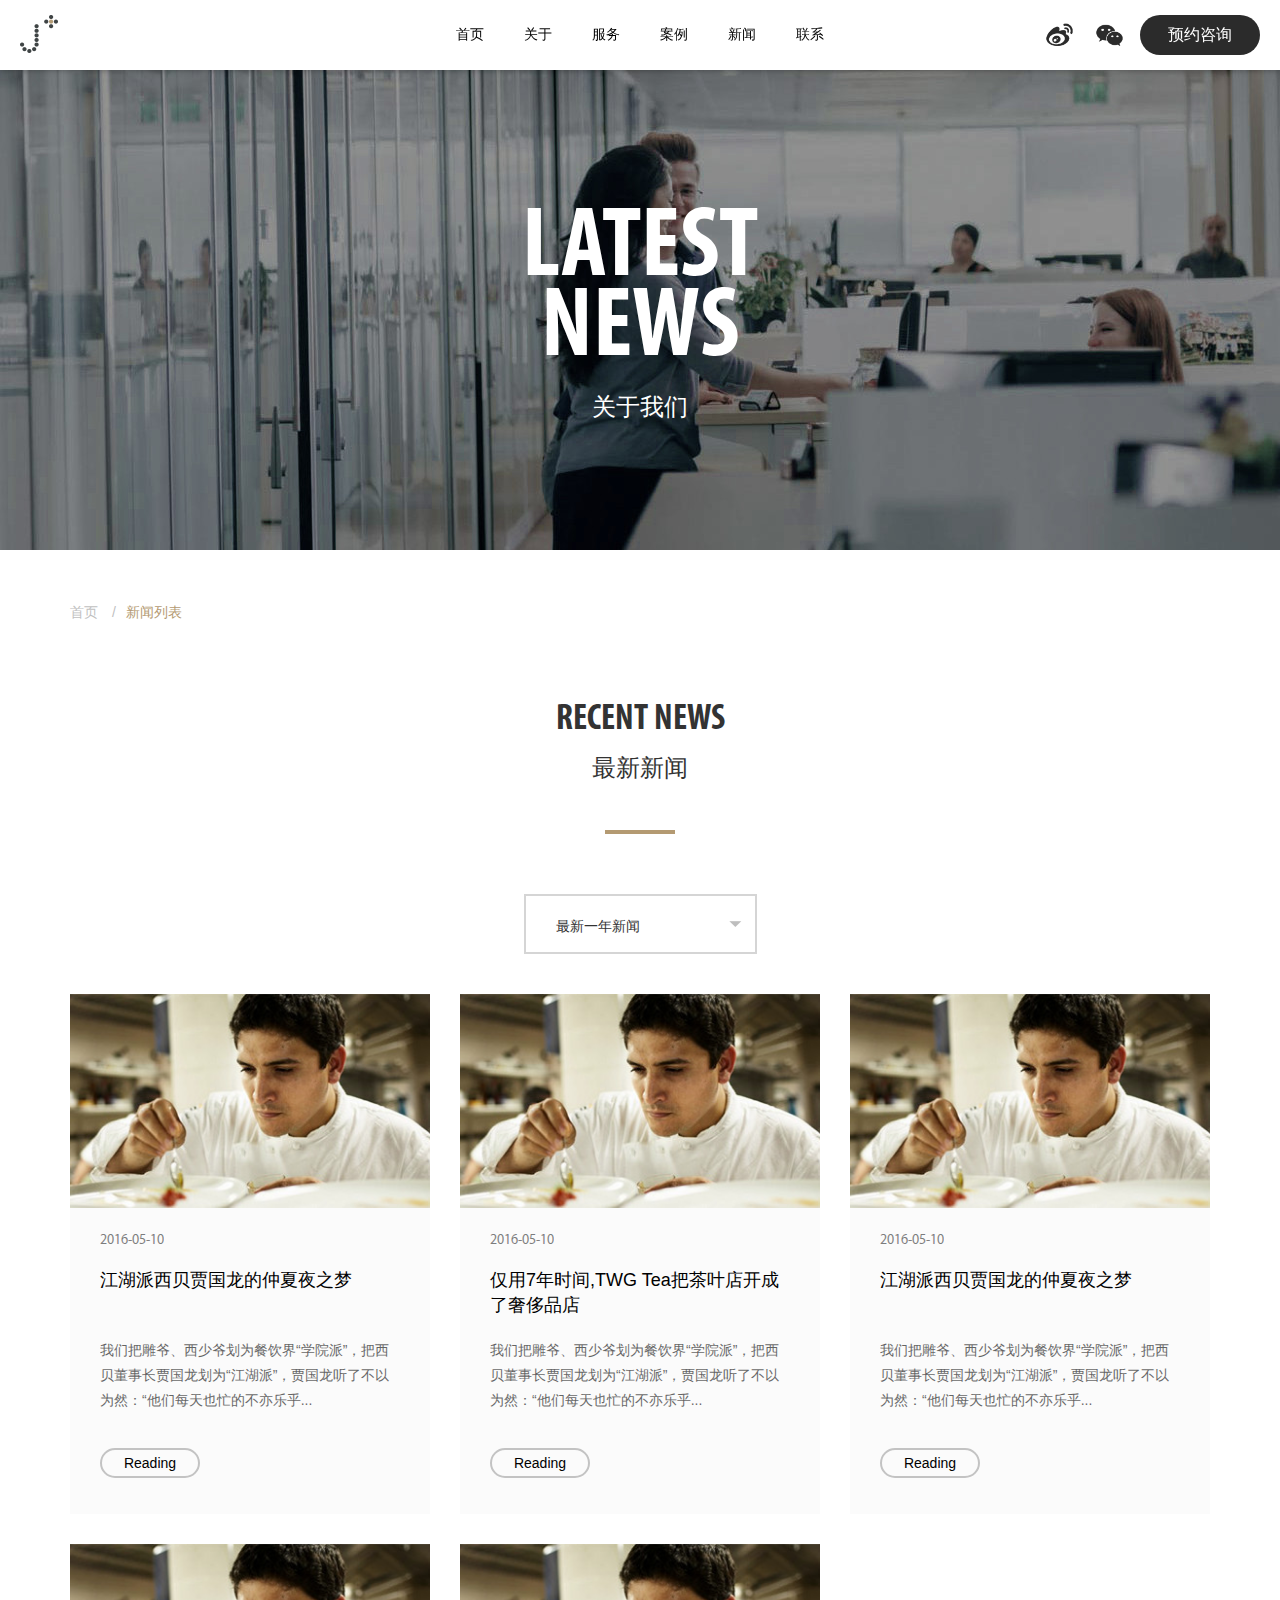
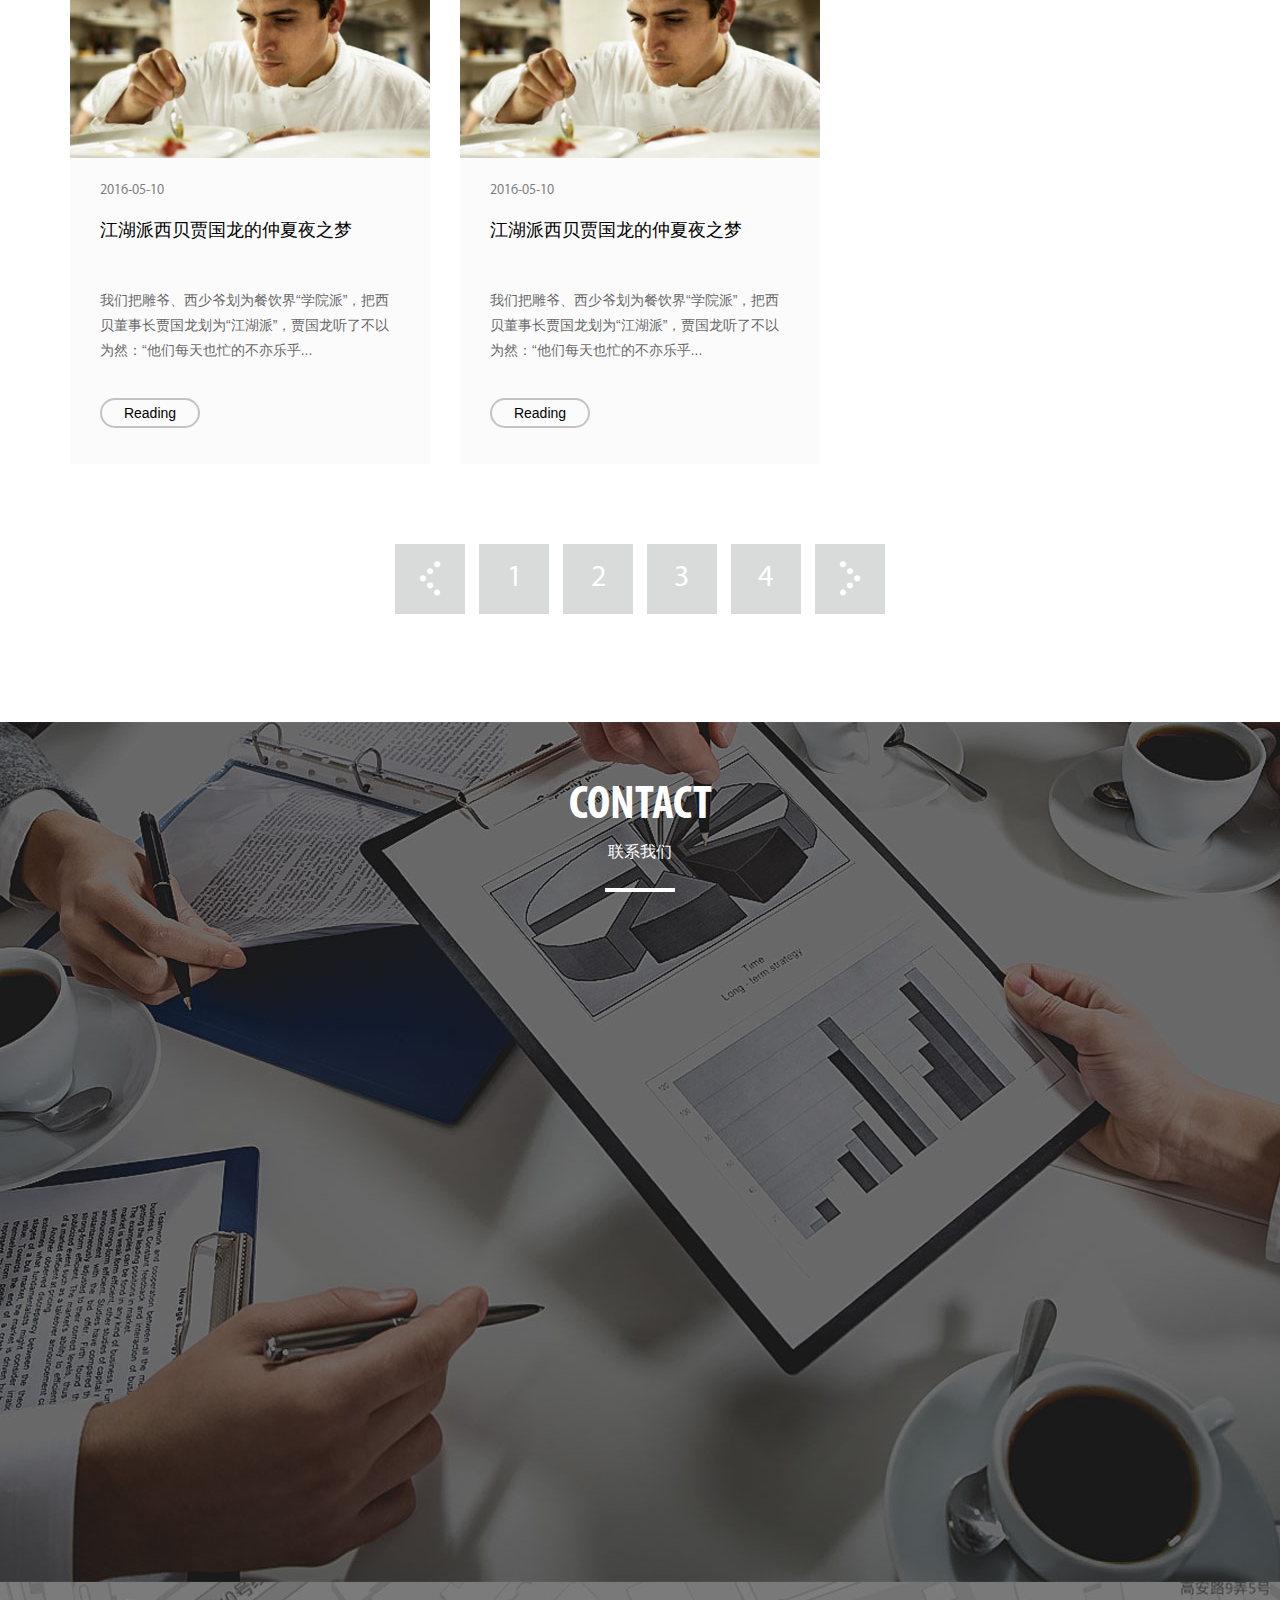
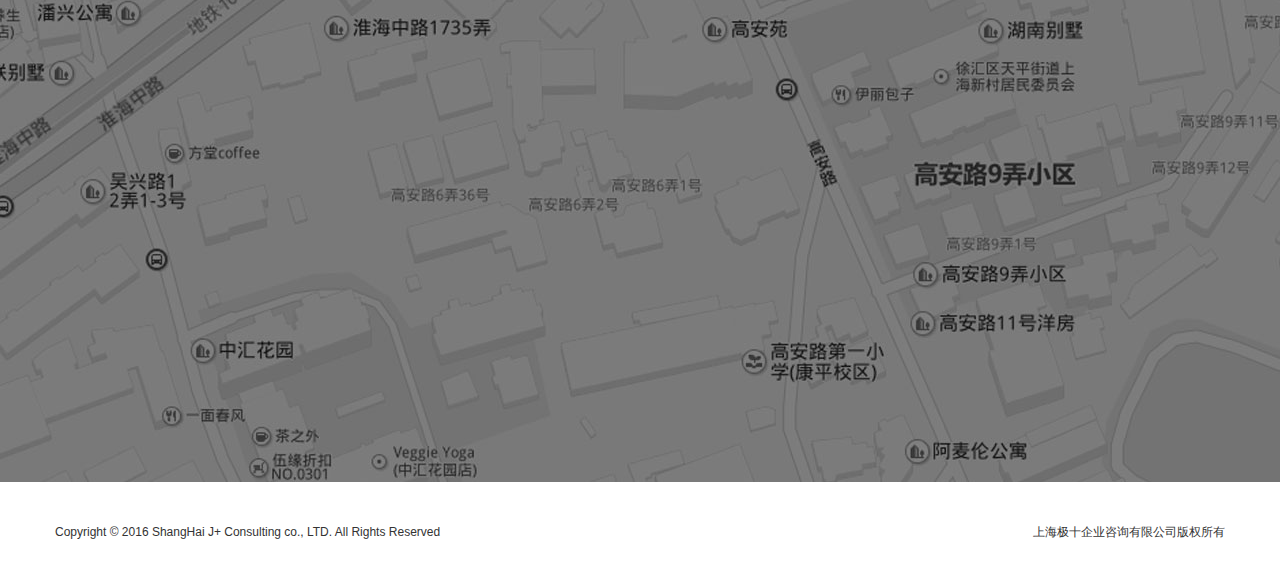
<file: news.html>
<!DOCTYPE html>
<html lang="en">
<head>
    <title>最新新闻</title>
    <meta charset="UTF-8">
    <meta http-equiv="X-UA-Compatible" content="IE=edge,chrome=1">
    <meta name="viewport" content="width=device-width, initial-scale=1, maximum-scale=1, user-scalable=no">
    <link href="fonts/font/style.css" rel="stylesheet">
    <link href="fonts/icon/style.css" rel="stylesheet">
    <link href="css/bootstrap.css" rel="stylesheet">
    <link href="css/swiper.min.css" rel="stylesheet">
    <link href="css/animate.css" rel="stylesheet">
    <link href="css/common.css" rel="stylesheet">
    <link href="css/news.css" rel="stylesheet">
    <script src="lib/jquery-2.2.4.min.js"></script>
    <script src="lib/swiper.jquery.min.js"></script>
    <script src="lib/wow.min.js"></script>
    <script src="src/common.js"></script>
    <script src="src/news.js"></script>
    <script>
        $(document).ready(function(){
            jPlus.common.init();
            jPlus.news.init();
        });
    </script>
</head>
<body>
    <div class="debug">
        <div class="inner"></div>
    </div>
    <div class="navContainer_m">
        <div class="container-fluid navPanel">
            <div class="logo_m">
                <img class="img-responsive center-block" src="images/logo_m.png"/>
            </div>
            <div class="row">
                <div class="col-xs-12"><a class="navItem" href="#">首页</a></div>
                <div class="col-xs-12"><a class="navItem" href="#">关于</a></div>
                <div class="col-xs-12"><a class="navItem" href="#">服务</a></div>
                <div class="col-xs-12"><a class="navItem" href="#">案例</a></div>
                <div class="col-xs-12"><a class="navItem" href="#">新闻</a></div>
                <div class="col-xs-12"><a class="navItem" href="#">联系</a></div>
            </div>
            <a class="advice" href="#">预约咨询</a>
            <div class="weixin">
                <img class="img-responsive" src="images/weixin_white.png"/>
            </div>
            <div class="weibo">
                <img class="img-responsive" src="images/weibo_white.png"/>
            </div>
        </div>
    </div>
    <div class="menuFlag">
        <img class="img-responsive center-block" src="images/menu_flag.png"/>
    </div>
    <div class="navContainer">
        <div class="logo">
            <img class="img-responsive" src="images/j_logo.png"/>
        </div>
        <ul class="navPanel">
            <li><a href="#">首页</a></li>
            <li><a href="#">关于</a></li>
            <li><a href="#">服务</a></li>
            <li><a href="#">案例</a></li>
            <li><a href="#">新闻</a></li>
            <li><a href="#">联系</a></li>
        </ul>
        <div class="otherPanel">
            <a class="advice" href="#">预约咨询</a>
            <div class="weixin">
                <img class="img-responsive" src="images/weixin_black.png"/>
            </div>
            <div class="weibo">
                <img class="img-responsive" src="images/weibo_black.png"/>
            </div>
        </div>
    </div>
    <div class="emptyDom"></div>
    <!--------------------------------------------------banner---------------------------------------------->
    <div class="banner container-fluid">
        <div class="enTitle">LATEST</br>NEWS</div>
        <div class="cnTitle">关于我们</div>
    </div>
    <!--------------------------------------------------breadNavPanel---------------------------------------------->
    <div class="myContainer theText breadNavPanel">
        <a class="nav" href="#">首页</a>
        <a class="nav activeNav">新闻列表</a>
    </div>
    <!--------------------------------------------------news---------------------------------------------->
    <div class="myContainer theText part1">
        <div class="subEnTitle">RECENT NEWS</div>
        <div class="subCnTitle">最新新闻</div>
        <div class="subTitleLine"></div>
        <div class="selectMC">
            <div class="selected">最新一年新闻</div>
            <div class="list trans">
                <a class="op trans" href="news.html">最新一年新闻</a>
                <a class="op trans" href="news.html">2015新闻</a>
                <a class="op trans" href="news.html">2014新闻</a>
            </div>
        </div>
        <div class="row">
            <div class="col-xs-12 col-sm-4 item">
                <div class="thumb">
                    <img class="img-responsive center-block" src="images/news/list_1.jpg"/>
                </div>
                <div class="contentPanel trans">
                    <div class="date">2016-05-10</div>
                    <div class="title">江湖派西贝贾国龙的仲夏夜之梦</div>
                    <div class="intro">我们把雕爷、西少爷划为餐饮界“学院派”，把西贝董事长贾国龙划为“江湖派”，贾国龙听了不以为然：“他们每天也忙的不亦乐乎...</div>
                    <a class="btnBase read" href="#">Reading</a>
                </div>
            </div>
            <div class="col-xs-12 col-sm-4 item">
                <div class="thumb">
                    <img class="img-responsive center-block" src="images/news/list_1.jpg"/>
                </div>
                <div class="contentPanel trans">
                    <div class="date">2016-05-10</div>
                    <div class="title">仅用7年时间,TWG Tea把茶叶店开成了奢侈品店</div>
                    <div class="intro">我们把雕爷、西少爷划为餐饮界“学院派”，把西贝董事长贾国龙划为“江湖派”，贾国龙听了不以为然：“他们每天也忙的不亦乐乎...</div>
                    <a class="btnBase read" href="#">Reading</a>
                </div>
            </div>
            <div class="col-xs-12 col-sm-4 item">
                <div class="thumb">
                    <img class="img-responsive center-block" src="images/news/list_1.jpg"/>
                </div>
                <div class="contentPanel trans">
                    <div class="date">2016-05-10</div>
                    <div class="title">江湖派西贝贾国龙的仲夏夜之梦</div>
                    <div class="intro">我们把雕爷、西少爷划为餐饮界“学院派”，把西贝董事长贾国龙划为“江湖派”，贾国龙听了不以为然：“他们每天也忙的不亦乐乎...</div>
                    <a class="btnBase read" href="#">Reading</a>
                </div>
            </div>
            <div class="col-xs-12 col-sm-4 item">
                <div class="thumb">
                    <img class="img-responsive center-block" src="images/news/list_1.jpg"/>
                </div>
                <div class="contentPanel trans">
                    <div class="date">2016-05-10</div>
                    <div class="title">江湖派西贝贾国龙的仲夏夜之梦</div>
                    <div class="intro">我们把雕爷、西少爷划为餐饮界“学院派”，把西贝董事长贾国龙划为“江湖派”，贾国龙听了不以为然：“他们每天也忙的不亦乐乎...</div>
                    <a class="btnBase read" href="#">Reading</a>
                </div>
            </div>
            <div class="col-xs-12 col-sm-4 item">
                <div class="thumb">
                    <img class="img-responsive center-block" src="images/news/list_1.jpg"/>
                </div>
                <div class="contentPanel trans">
                    <div class="date">2016-05-10</div>
                    <div class="title">江湖派西贝贾国龙的仲夏夜之梦</div>
                    <div class="intro">我们把雕爷、西少爷划为餐饮界“学院派”，把西贝董事长贾国龙划为“江湖派”，贾国龙听了不以为然：“他们每天也忙的不亦乐乎...</div>
                    <a class="btnBase read" href="#">Reading</a>
                </div>
            </div>
        </div>
        <div class="btnPanel">
            <a class="iconBtnBse icon-arrowLeft" href="#"></a>
            <a class="iconBtnBse pageBtn" href="#">1</a>
            <a class="iconBtnBse pageBtn" href="#">2</a>
            <a class="iconBtnBse pageBtn" href="#">3</a>
            <a class="iconBtnBse pageBtn" href="#">4</a>
            <a class="iconBtnBse icon-arrowRight" href="#"></a>
        </div>
    </div>
    <!--------------------------------------------------contact---------------------------------------------->
    <div class="container-fluid contact">
        <div class="part_enTitle">CONTACT</div>
        <div class="part_cnTitle">联系我们</div>
        <div class="titleLine"></div>
        <div class="myContainer contentContainer">
            <div class="row">
                <div class="wow fadeInLeft col-xs-12 col-sm-7 leftPanel">
                    <div class="leftContent">
                        <div class="title">让我们更了解您</div>
                        <div class="intro">感谢您一直以来对“极十餐饮合作社”的关注与信任。不管您是常客还是新朋，咨询前请把您遇到的“病状”列举清楚，方便我们见面时的深度交流。我们固执的认为，连填写表格耐心都没有的业主，我们无法与您合作沟通解决将会碰到的诸多问题。填完这张表单后，您可以坐等社长的传唤了。非常感谢</div>
                        <div class="inputPanel">
                            <label>我的餐饮品牌名称是</label>
                            <input type="text" placeholder="J+"/>
                        </div>
                        <a class="btnBase nextBtn" href="#">下一步</a>
                    </div>
                </div>
                <div class="wow fadeInRight col-xs-12 col-sm-5 rightPanel">
                    <div class="rightContent">
                        <div class="swiper-wrapper">
                            <div class="swiper-slide">
                                <div class="title">ShangHai</div>
                                <div class="subRow addr">
                                    <div class="icon">
                                        <img class="img-responsive" src="images/addr.png"/>
                                    </div>
                                    <div class="theText contentPanel">
                                        <div class="k">ADDRESS</div>
                                        <div class="v">上海市黄浦区鲁班路55号经纬国际大厦5楼</div>
                                    </div>
                                </div>
                                <div class="subRow phone">
                                    <div class="icon">
                                        <img class="img-responsive" src="images/phone.png"/>
                                    </div>
                                    <div class="theText contentPanel">
                                        <div class="k">TELPHONE</div>
                                        <div class="v">021 6304 6388 </br>18616138441（史远 ）</div>
                                    </div>
                                </div>
                                <div class="subRow mail">
                                    <div class="icon">
                                        <img class="img-responsive" src="images/mail.png"/>
                                    </div>
                                    <div class="theText contentPanel">
                                        <div class="k">E-MAIL</div>
                                        <div class="v">jojoshih@j10plus.com</div>
                                    </div>
                                </div>
                            </div>
                            <div class="swiper-slide">
                                <div class="title">ShangHai</div>
                                <div class="subRow addr">
                                    <div class="icon">
                                        <img class="img-responsive" src="images/addr.png"/>
                                    </div>
                                    <div class="theText contentPanel">
                                        <div class="k">ADDRESS</div>
                                        <div class="v">上海市黄浦区鲁班路55号经纬国际大厦5楼</div>
                                    </div>
                                </div>
                                <div class="subRow phone">
                                    <div class="icon">
                                        <img class="img-responsive" src="images/phone.png"/>
                                    </div>
                                    <div class="theText contentPanel">
                                        <div class="k">TELPHONE</div>
                                        <div class="v">021 6304 6388 </br>18616138441（史远 ）</div>
                                    </div>
                                </div>
                                <div class="subRow mail">
                                    <div class="icon">
                                        <img class="img-responsive" src="images/mail.png"/>
                                    </div>
                                    <div class="theText contentPanel">
                                        <div class="k">E-MAIL</div>
                                        <div class="v">jojoshih@j10plus.com</div>
                                    </div>
                                </div>
                            </div>
                            <div class="swiper-slide">
                                <div class="title">ShangHai</div>
                                <div class="subRow addr">
                                    <div class="icon">
                                        <img class="img-responsive" src="images/addr.png"/>
                                    </div>
                                    <div class="theText contentPanel">
                                        <div class="k">ADDRESS</div>
                                        <div class="v">上海市黄浦区鲁班路55号经纬国际大厦5楼</div>
                                    </div>
                                </div>
                                <div class="subRow phone">
                                    <div class="icon">
                                        <img class="img-responsive" src="images/phone.png"/>
                                    </div>
                                    <div class="theText contentPanel">
                                        <div class="k">TELPHONE</div>
                                        <div class="v">021 6304 6388 </br>18616138441（史远 ）</div>
                                    </div>
                                </div>
                                <div class="subRow mail">
                                    <div class="icon">
                                        <img class="img-responsive" src="images/mail.png"/>
                                    </div>
                                    <div class="theText contentPanel">
                                        <div class="k">E-MAIL</div>
                                        <div class="v">jojoshih@j10plus.com</div>
                                    </div>
                                </div>
                            </div>
                        </div>
                        <div class="swiper-pagination"></div>
                    </div>
                </div>
            </div>
        </div>
    </div>
    <div class="container-fluid map">
        <div class="wow zoomIn part_enTitle">FIND US FROM MAP</div>
        <a class="wow fadeInUp btnBase moreBtn" data-wow-duration="1s" data-wow-delay="0.2s" href="#">查看地图</a>
        <div class="row">
            <div class="co-sx-12 col-sm-12 mapPanel"></div>
        </div>
    </div>
    <div class="container-fluid footer">
        <div class="container">
            <div class="row">
                <div class="col-xs-12 col-sm-6 col-sm-push-6 cn_info">上海极十企业咨询有限公司版权所有</div>
                <div class="col-xs-12 col-sm-6 col-sm-pull-6 en_info">Copyright © 2016 ShangHai J+ Consulting co., LTD. All Rights Reserved</div>
            </div>
        </div>
    </div>
</body>
</html>
</file>
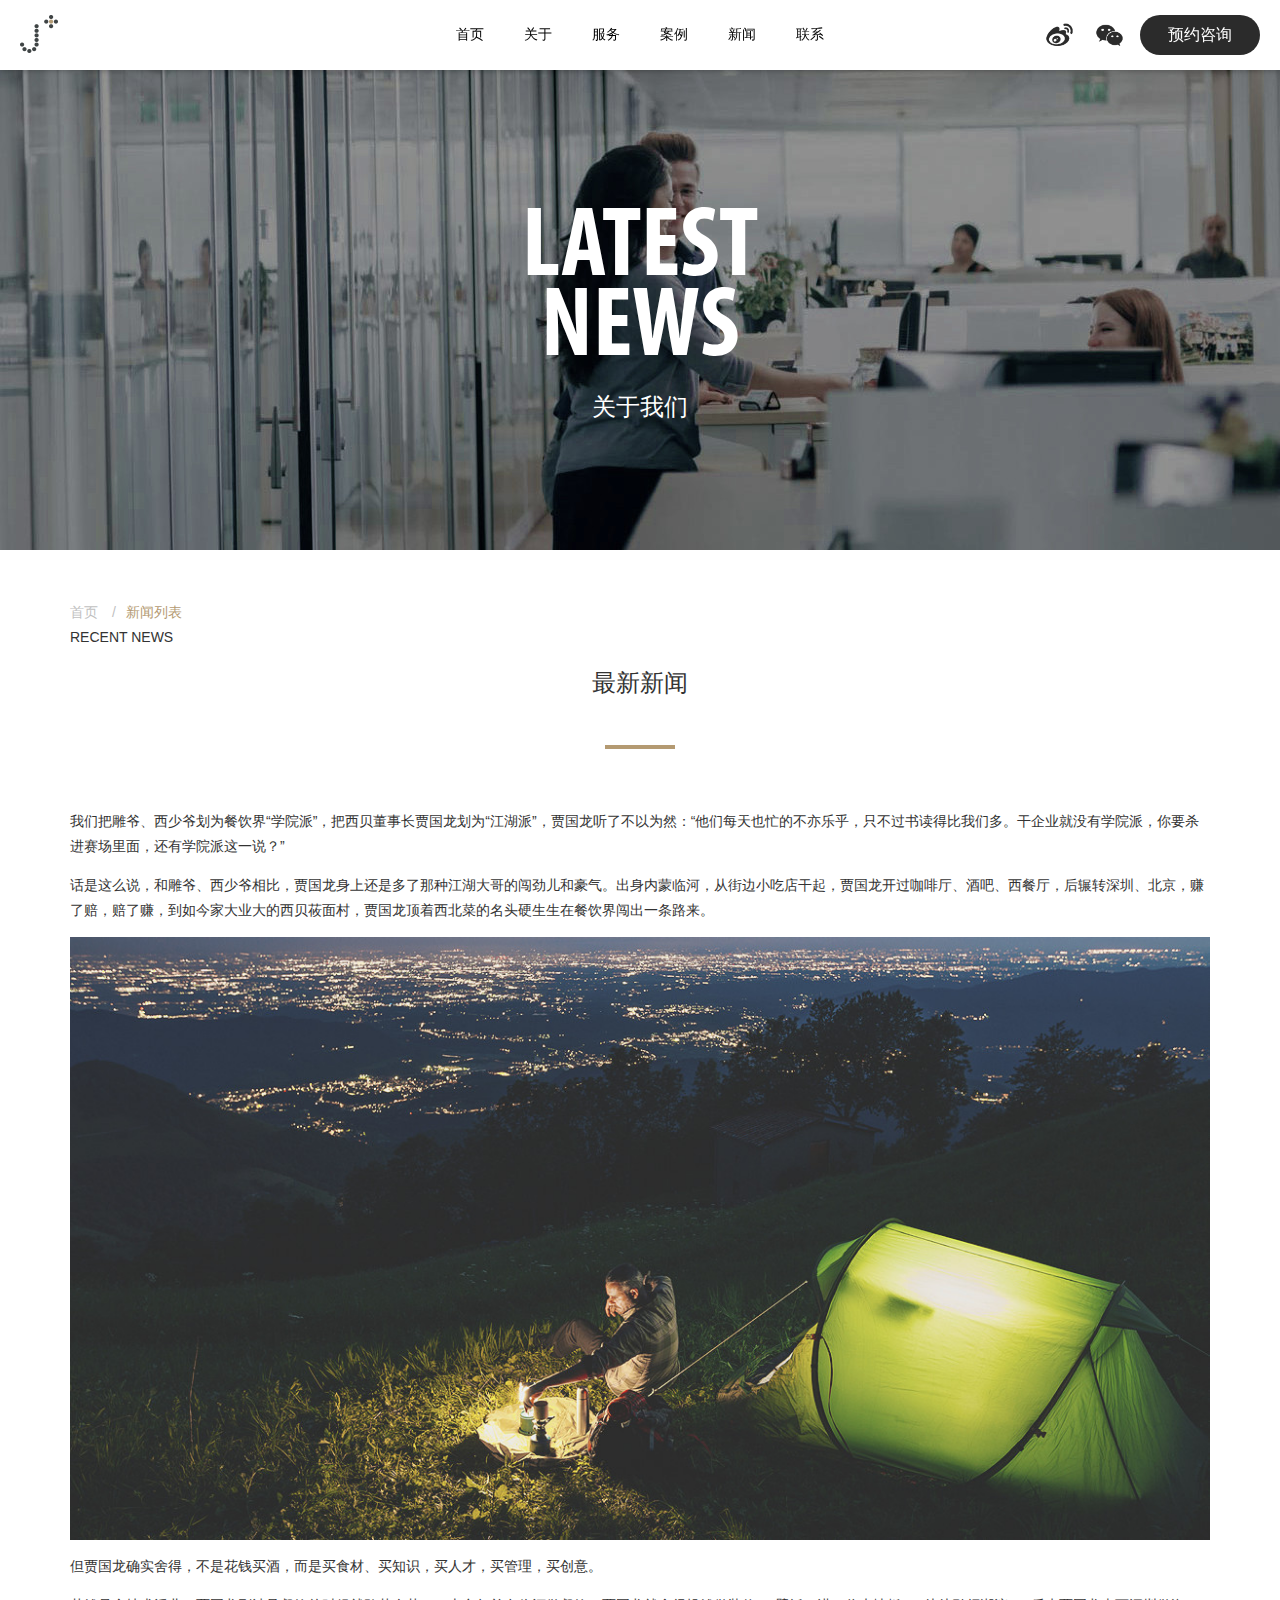
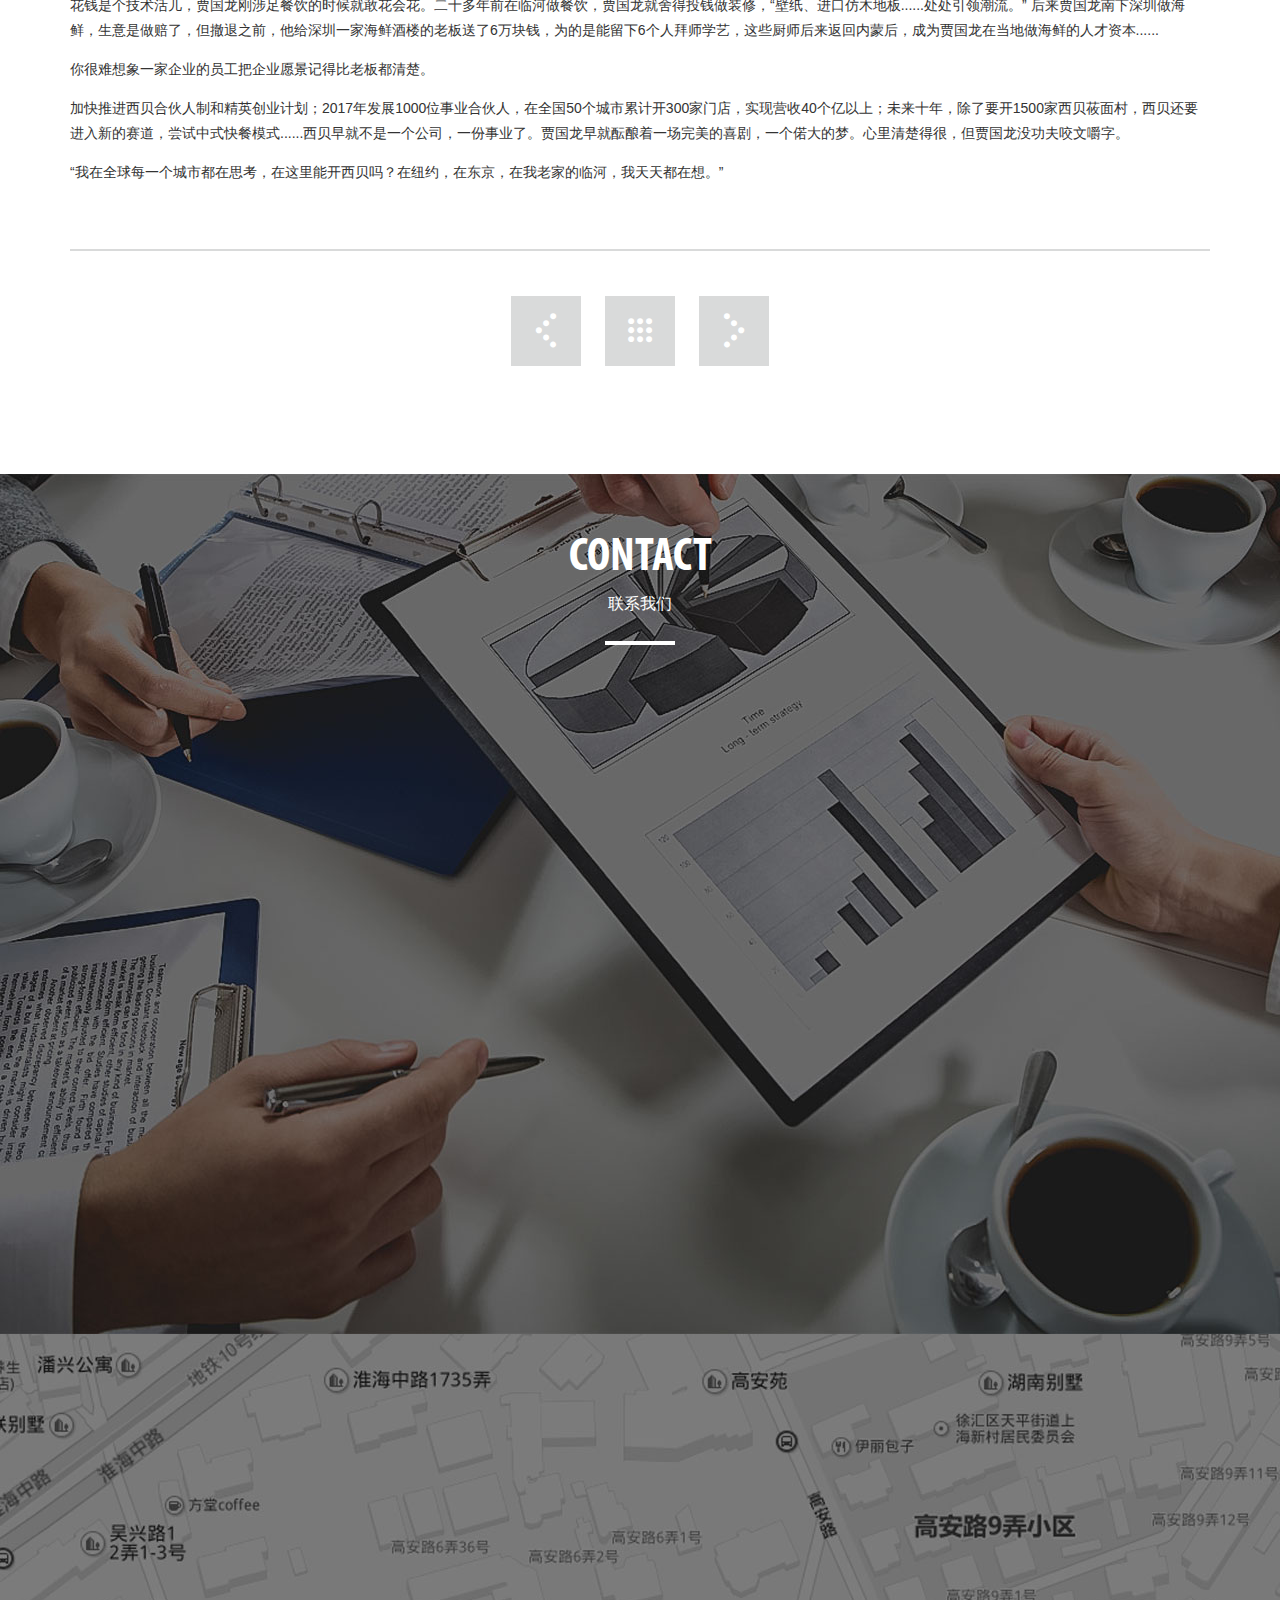
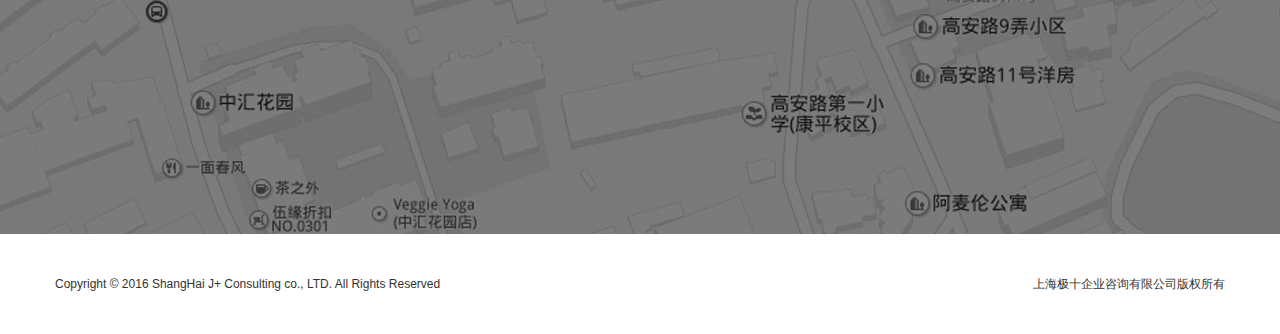
<file: news_detail.html>
<!DOCTYPE html>
<html lang="en">
<head>
    <title>最新新闻</title>
    <meta charset="UTF-8">
    <meta http-equiv="X-UA-Compatible" content="IE=edge,chrome=1">
    <meta name="viewport" content="width=device-width, initial-scale=1, maximum-scale=1, user-scalable=no">
    <link href="fonts/font/style.css" rel="stylesheet">
    <link href="fonts/icon/style.css" rel="stylesheet">
    <link href="css/bootstrap.css" rel="stylesheet">
    <link href="css/swiper.min.css" rel="stylesheet">
    <link href="css/animate.css" rel="stylesheet">
    <link href="css/common.css" rel="stylesheet">
    <link href="css/news_detail.css" rel="stylesheet">
    <script src="lib/jquery-2.2.4.min.js"></script>
    <script src="lib/swiper.jquery.min.js"></script>
    <script src="lib/wow.min.js"></script>
    <script src="src/common.js"></script>
    <script>
        $(document).ready(function(){
            jPlus.common.init();
        });
    </script>
</head>
<body>
    <div class="debug">
        <div class="inner"></div>
    </div>
    <div class="navContainer_m">
        <div class="container-fluid navPanel">
            <div class="logo_m">
                <img class="img-responsive center-block" src="images/logo_m.png"/>
            </div>
            <div class="row">
                <div class="col-xs-12"><a class="navItem" href="#">首页</a></div>
                <div class="col-xs-12"><a class="navItem" href="#">关于</a></div>
                <div class="col-xs-12"><a class="navItem" href="#">服务</a></div>
                <div class="col-xs-12"><a class="navItem" href="#">案例</a></div>
                <div class="col-xs-12"><a class="navItem" href="#">新闻</a></div>
                <div class="col-xs-12"><a class="navItem" href="#">联系</a></div>
            </div>
            <a class="advice" href="#">预约咨询</a>
            <div class="weixin">
                <img class="img-responsive" src="images/weixin_white.png"/>
            </div>
            <div class="weibo">
                <img class="img-responsive" src="images/weibo_white.png"/>
            </div>
        </div>
    </div>
    <div class="menuFlag">
        <img class="img-responsive center-block" src="images/menu_flag.png"/>
    </div>
    <div class="navContainer">
        <div class="logo">
            <img class="img-responsive" src="images/j_logo.png"/>
        </div>
        <ul class="navPanel">
            <li><a href="#">首页</a></li>
            <li><a href="#">关于</a></li>
            <li><a href="#">服务</a></li>
            <li><a href="#">案例</a></li>
            <li><a href="#">新闻</a></li>
            <li><a href="#">联系</a></li>
        </ul>
        <div class="otherPanel">
            <a class="advice" href="#">预约咨询</a>
            <div class="weixin">
                <img class="img-responsive" src="images/weixin_black.png"/>
            </div>
            <div class="weibo">
                <img class="img-responsive" src="images/weibo_black.png"/>
            </div>
        </div>
    </div>
    <div class="emptyDom"></div>
    <!--------------------------------------------------banner---------------------------------------------->
    <div class="banner container-fluid">
        <div class="enTitle">LATEST</br>NEWS</div>
        <div class="cnTitle">关于我们</div>
    </div>
    <!--------------------------------------------------breadNavPanel---------------------------------------------->
    <div class="myContainer theText breadNavPanel">
        <a class="nav" href="#">首页</a>
        <a class="nav activeNav">新闻列表</a>
    </div>
    <!--------------------------------------------------news---------------------------------------------->
    <div class="myContainer theText news">
        <div class="date">RECENT NEWS</div>
        <div class="subCnTitle">最新新闻</div>
        <div class="subTitleLine"></div>
        <div class="content">
            <p>我们把雕爷、西少爷划为餐饮界“学院派”，把西贝董事长贾国龙划为“江湖派”，贾国龙听了不以为然：“他们每天也忙的不亦乐乎，只不过书读得比我们多。干企业就没有学院派，你要杀进赛场里面，还有学院派这一说？”</p>
            <p>话是这么说，和雕爷、西少爷相比，贾国龙身上还是多了那种江湖大哥的闯劲儿和豪气。出身内蒙临河，从街边小吃店干起，贾国龙开过咖啡厅、酒吧、西餐厅，后辗转深圳、北京，赚了赔，赔了赚，到如今家大业大的西贝莜面村，贾国龙顶着西北菜的名头硬生生在餐饮界闯出一条路来。</p>
            <p>
                <img src="images/news/detail.jpg"/>
            </p>
            <p>但贾国龙确实舍得，不是花钱买酒，而是买食材、买知识，买人才，买管理，买创意。</p>
            <p>花钱是个技术活儿，贾国龙刚涉足餐饮的时候就敢花会花。二十多年前在临河做餐饮，贾国龙就舍得投钱做装修，“壁纸、进口仿木地板......处处引领潮流。” 后来贾国龙南下深圳做海鲜，生意是做赔了，但撤退之前，他给深圳一家海鲜酒楼的老板送了6万块钱，为的是能留下6个人拜师学艺，这些厨师后来返回内蒙后，成为贾国龙在当地做海鲜的人才资本......</p>
            <p>你很难想象一家企业的员工把企业愿景记得比老板都清楚。</p>
            <p>加快推进西贝合伙人制和精英创业计划；2017年发展1000位事业合伙人，在全国50个城市累计开300家门店，实现营收40个亿以上；未来十年，除了要开1500家西贝莜面村，西贝还要进入新的赛道，尝试中式快餐模式......西贝早就不是一个公司，一份事业了。贾国龙早就酝酿着一场完美的喜剧，一个偌大的梦。心里清楚得很，但贾国龙没功夫咬文嚼字。</p>
            <p>“我在全球每一个城市都在思考，在这里能开西贝吗？在纽约，在东京，在我老家的临河，我天天都在想。”</p>
        </div>
        <div class="btnPanel">
            <a class="iconBtnBse icon-arrowLeft" href="news_detail.html"></a>
            <a class="iconBtnBse icon-list" href="news.html"></a>
            <a class="iconBtnBse icon-arrowRight" href="news_detail.html"></a>
        </div>
    </div>
    <!--------------------------------------------------contact---------------------------------------------->
    <div class="container-fluid contact">
        <div class="part_enTitle">CONTACT</div>
        <div class="part_cnTitle">联系我们</div>
        <div class="titleLine"></div>
        <div class="myContainer contentContainer">
            <div class="row">
                <div class="wow fadeInLeft col-xs-12 col-sm-7 leftPanel">
                    <div class="leftContent">
                        <div class="title">让我们更了解您</div>
                        <div class="intro">感谢您一直以来对“极十餐饮合作社”的关注与信任。不管您是常客还是新朋，咨询前请把您遇到的“病状”列举清楚，方便我们见面时的深度交流。我们固执的认为，连填写表格耐心都没有的业主，我们无法与您合作沟通解决将会碰到的诸多问题。填完这张表单后，您可以坐等社长的传唤了。非常感谢</div>
                        <div class="inputPanel">
                            <label>我的餐饮品牌名称是</label>
                            <input type="text" placeholder="J+"/>
                        </div>
                        <a class="btnBase nextBtn" href="#">下一步</a>
                    </div>
                </div>
                <div class="wow fadeInRight col-xs-12 col-sm-5 rightPanel">
                    <div class="rightContent">
                        <div class="swiper-wrapper">
                            <div class="swiper-slide">
                                <div class="title">ShangHai</div>
                                <div class="subRow addr">
                                    <div class="icon">
                                        <img class="img-responsive" src="images/addr.png"/>
                                    </div>
                                    <div class="theText contentPanel">
                                        <div class="k">ADDRESS</div>
                                        <div class="v">上海市黄浦区鲁班路55号经纬国际大厦5楼</div>
                                    </div>
                                </div>
                                <div class="subRow phone">
                                    <div class="icon">
                                        <img class="img-responsive" src="images/phone.png"/>
                                    </div>
                                    <div class="theText contentPanel">
                                        <div class="k">TELPHONE</div>
                                        <div class="v">021 6304 6388 </br>18616138441（史远 ）</div>
                                    </div>
                                </div>
                                <div class="subRow mail">
                                    <div class="icon">
                                        <img class="img-responsive" src="images/mail.png"/>
                                    </div>
                                    <div class="theText contentPanel">
                                        <div class="k">E-MAIL</div>
                                        <div class="v">jojoshih@j10plus.com</div>
                                    </div>
                                </div>
                            </div>
                            <div class="swiper-slide">
                                <div class="title">ShangHai</div>
                                <div class="subRow addr">
                                    <div class="icon">
                                        <img class="img-responsive" src="images/addr.png"/>
                                    </div>
                                    <div class="theText contentPanel">
                                        <div class="k">ADDRESS</div>
                                        <div class="v">上海市黄浦区鲁班路55号经纬国际大厦5楼</div>
                                    </div>
                                </div>
                                <div class="subRow phone">
                                    <div class="icon">
                                        <img class="img-responsive" src="images/phone.png"/>
                                    </div>
                                    <div class="theText contentPanel">
                                        <div class="k">TELPHONE</div>
                                        <div class="v">021 6304 6388 </br>18616138441（史远 ）</div>
                                    </div>
                                </div>
                                <div class="subRow mail">
                                    <div class="icon">
                                        <img class="img-responsive" src="images/mail.png"/>
                                    </div>
                                    <div class="theText contentPanel">
                                        <div class="k">E-MAIL</div>
                                        <div class="v">jojoshih@j10plus.com</div>
                                    </div>
                                </div>
                            </div>
                            <div class="swiper-slide">
                                <div class="title">ShangHai</div>
                                <div class="subRow addr">
                                    <div class="icon">
                                        <img class="img-responsive" src="images/addr.png"/>
                                    </div>
                                    <div class="theText contentPanel">
                                        <div class="k">ADDRESS</div>
                                        <div class="v">上海市黄浦区鲁班路55号经纬国际大厦5楼</div>
                                    </div>
                                </div>
                                <div class="subRow phone">
                                    <div class="icon">
                                        <img class="img-responsive" src="images/phone.png"/>
                                    </div>
                                    <div class="theText contentPanel">
                                        <div class="k">TELPHONE</div>
                                        <div class="v">021 6304 6388 </br>18616138441（史远 ）</div>
                                    </div>
                                </div>
                                <div class="subRow mail">
                                    <div class="icon">
                                        <img class="img-responsive" src="images/mail.png"/>
                                    </div>
                                    <div class="theText contentPanel">
                                        <div class="k">E-MAIL</div>
                                        <div class="v">jojoshih@j10plus.com</div>
                                    </div>
                                </div>
                            </div>
                        </div>
                        <div class="swiper-pagination"></div>
                    </div>
                </div>
            </div>
        </div>
    </div>
    <div class="container-fluid map">
        <div class="wow zoomIn part_enTitle">FIND US FROM MAP</div>
        <a class="wow fadeInUp btnBase moreBtn" data-wow-duration="1s" data-wow-delay="0.2s" href="#">查看地图</a>
        <div class="row">
            <div class="co-sx-12 col-sm-12 mapPanel"></div>
        </div>
    </div>
    <div class="container-fluid footer">
        <div class="container">
            <div class="row">
                <div class="col-xs-12 col-sm-6 col-sm-push-6 cn_info">上海极十企业咨询有限公司版权所有</div>
                <div class="col-xs-12 col-sm-6 col-sm-pull-6 en_info">Copyright © 2016 ShangHai J+ Consulting co., LTD. All Rights Reserved</div>
            </div>
        </div>
    </div>
</body>
</html>
</file>
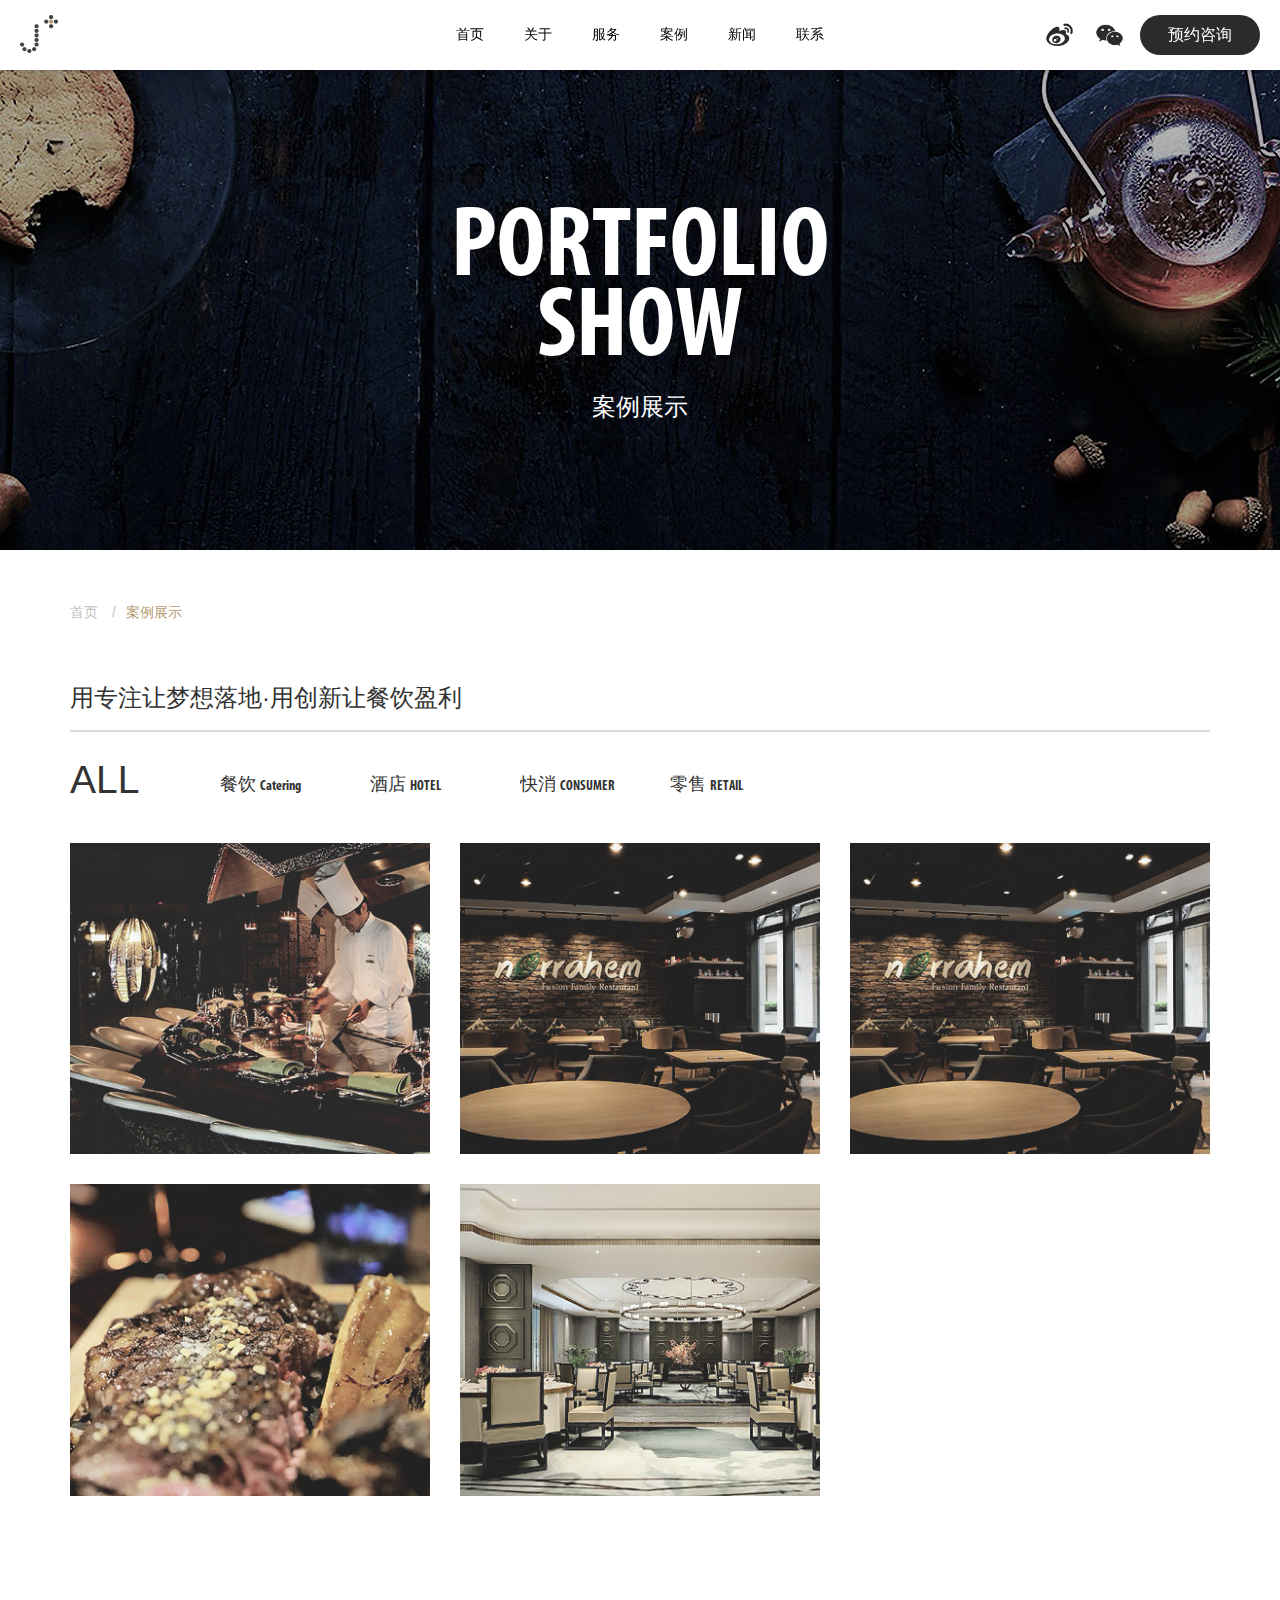
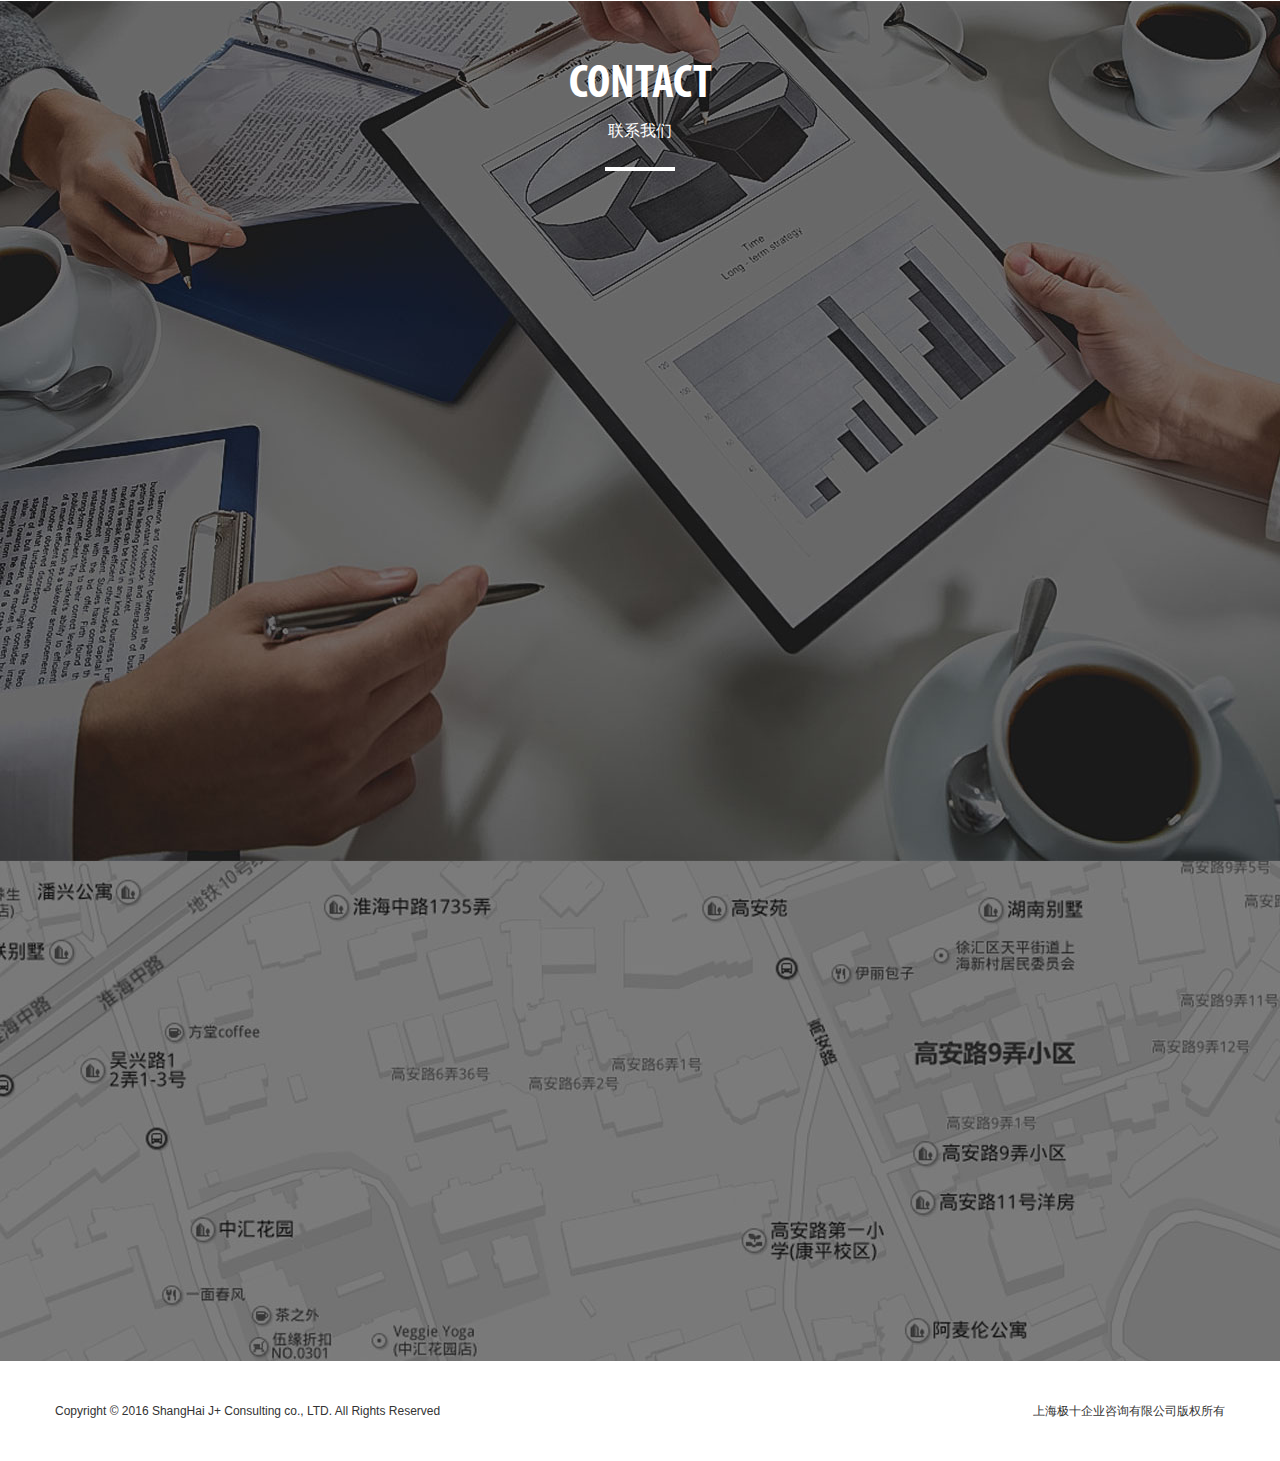
<file: portfolio.html>
<!DOCTYPE html>
<html lang="en">
<head>
    <title>案例展示</title>
    <meta charset="UTF-8">
    <meta http-equiv="X-UA-Compatible" content="IE=edge,chrome=1">
    <meta name="viewport" content="width=device-width, initial-scale=1, maximum-scale=1, user-scalable=no">
    <link href="fonts/font/style.css" rel="stylesheet">
    <link href="fonts/icon/style.css" rel="stylesheet">
    <link href="css/bootstrap.css" rel="stylesheet">
    <link href="css/swiper.min.css" rel="stylesheet">
    <link href="css/animate.css" rel="stylesheet">
    <link href="css/common.css" rel="stylesheet">
    <link href="css/portfolio.css" rel="stylesheet">
    <script src="lib/jquery-2.2.4.min.js"></script>
    <script src="lib/jquery.mixitup.min.js"></script>
    <script src="lib/swiper.jquery.min.js"></script>
    <script src="lib/wow.min.js"></script>
    <script src="src/common.js"></script>
    <script>
        $(document).ready(function(){
            jPlus.common.init();
            $('.portfolio .row').mixItUp();
        });
    </script>
</head>
<body>
    <div class="debug">
        <div class="inner"></div>
    </div>
    <div class="navContainer_m">
        <div class="container-fluid navPanel">
            <div class="logo_m">
                <img class="img-responsive center-block" src="images/logo_m.png"/>
            </div>
            <div class="row">
                <div class="col-xs-12"><a class="navItem" href="#">首页</a></div>
                <div class="col-xs-12"><a class="navItem" href="#">关于</a></div>
                <div class="col-xs-12"><a class="navItem" href="#">服务</a></div>
                <div class="col-xs-12"><a class="navItem" href="#">案例</a></div>
                <div class="col-xs-12"><a class="navItem" href="#">新闻</a></div>
                <div class="col-xs-12"><a class="navItem" href="#">联系</a></div>
            </div>
            <a class="advice" href="#">预约咨询</a>
            <div class="weixin">
                <img class="img-responsive" src="images/weixin_white.png"/>
            </div>
            <div class="weibo">
                <img class="img-responsive" src="images/weibo_white.png"/>
            </div>
        </div>
    </div>
    <div class="menuFlag">
        <img class="img-responsive center-block" src="images/menu_flag.png"/>
    </div>
    <div class="navContainer">
        <div class="logo">
            <img class="img-responsive" src="images/j_logo.png"/>
        </div>
        <ul class="navPanel">
            <li><a href="#">首页</a></li>
            <li><a href="#">关于</a></li>
            <li><a href="#">服务</a></li>
            <li><a href="#">案例</a></li>
            <li><a href="#">新闻</a></li>
            <li><a href="#">联系</a></li>
        </ul>
        <div class="otherPanel">
            <a class="advice" href="#">预约咨询</a>
            <div class="weixin">
                <img class="img-responsive" src="images/weixin_black.png"/>
            </div>
            <div class="weibo">
                <img class="img-responsive" src="images/weibo_black.png"/>
            </div>
        </div>
    </div>
    <div class="emptyDom"></div>
    <!--------------------------------------------------banner---------------------------------------------->
    <div class="banner container-fluid">
        <div class="enTitle">PORTFOLIO</br>SHOW</div>
        <div class="cnTitle">案例展示</div>
    </div>
    <!--------------------------------------------------breadNavPanel---------------------------------------------->
    <div class="myContainer theText breadNavPanel">
        <a class="nav" href="#">首页</a>
        <a class="nav activeNav">案例展示</a>
    </div>
    <!--------------------------------------------------portfolio---------------------------------------------->
    <div class="myContainer theText portfolio">
        <div class="title">用专注让梦想落地·用创新让餐饮盈利</div>
        <div class="row labRow">
            <div class="col-xs-6 col-sm-2">
                <div class="filter labItem trans" data-filter="all">
                    <span class="txt">ALL</span>
                </div>
            </div>
            <div class="col-xs-6 col-sm-2">
                <div class="filter labItem trans" data-filter=".catering">
                    <span class="cn">餐饮</span>
                    <span class="en">Catering</span>
                </div>
            </div>
            <div class="col-xs-6 col-sm-2">
                <div class="filter labItem trans" data-filter=".hotel">
                    <span class="cn">酒店</span>
                    <span class="en">HOTEL</span>
                </div>
            </div>
            <div class="col-xs-6 col-sm-2">
                <div class="filter labItem trans" data-filter=".consumer">
                    <span class="cn">快消</span>
                    <span class="en">CONSUMER</span>
                </div>
            </div>
            <div class="col-xs-6 col-sm-2">
                <div class="filter labItem trans" data-filter=".retail">
                    <span class="cn">零售</span>
                    <span class="en">RETAIL</span>
                </div>
            </div>
        </div>
        <div class="row itemRow">
            <div class="col-xs-12 col-sm-4 mix catering item">
                <div class="imagePanel">
                    <img class="img-responsive center-block" src="images/portfolio/list_1.jpg"/>
                    <div class="detailPanel trans">
                        <div class="detailTitle">时间胶囊</div>
                        <div class="intro">地址: 全国遍布30余家</br>服务内容:品牌定位 \ 品牌设计 \ 产品研发 \ 战略咨询</br>投资金额:每家200万RMB
                        </div>
                        <a class="btnBase" href="portfolio_detail.html">DETAIL</a>
                    </div>
                </div>
            </div>
            <div class="col-xs-12 col-sm-4 mix hotel item">
                <div class="imagePanel">
                    <img class="img-responsive center-block" src="images/portfolio/list_3.jpg"/>
                    <div class="detailPanel trans">
                        <div class="detailTitle">时间胶囊</div>
                        <div class="intro">地址: 全国遍布30余家</br>服务内容:品牌定位 \ 品牌设计 \ 产品研发 \ 战略咨询</br>投资金额:每家200万RMB
                        </div>
                        <a class="btnBase" href="portfolio_detail.html">DETAIL</a>
                    </div>
                </div>
            </div>
            <div class="col-xs-12 col-sm-4 mix consumer item">
                <div class="imagePanel">
                    <img class="img-responsive center-block" src="images/portfolio/list_3.jpg"/>
                    <div class="detailPanel trans">
                        <div class="detailTitle">时间胶囊</div>
                        <div class="intro">地址: 全国遍布30余家</br>服务内容:品牌定位 \ 品牌设计 \ 产品研发 \ 战略咨询</br>投资金额:每家200万RMB
                        </div>
                        <a class="btnBase" href="portfolio_detail.html">DETAIL</a>
                    </div>
                </div>
            </div>
            <div class="col-xs-12 col-sm-4 mix retail item">
                <div class="imagePanel">
                    <img class="img-responsive center-block" src="images/portfolio/list_4.jpg"/>
                    <div class="detailPanel trans">
                        <div class="detailTitle">时间胶囊</div>
                        <div class="intro">地址: 全国遍布30余家</br>服务内容:品牌定位 \ 品牌设计 \ 产品研发 \ 战略咨询</br>投资金额:每家200万RMB
                        </div>
                        <a class="btnBase" href="portfolio_detail.html">DETAIL</a>
                    </div>
                </div>
            </div>
            <div class="col-xs-12 col-sm-4 mix retail item">
                <div class="imagePanel trans">
                    <img class="img-responsive center-block" src="images/portfolio/list_5.jpg"/>
                    <div class="detailPanel">
                        <div class="detailTitle">时间胶囊</div>
                        <div class="intro">地址: 全国遍布30余家</br>服务内容:品牌定位 \ 品牌设计 \ 产品研发 \ 战略咨询</br>投资金额:每家200万RMB
                        </div>
                        <a class="btnBase" href="portfolio_detail.html">DETAIL</a>
                    </div>
                </div>
            </div>
        </div>
    </div>
    <!--------------------------------------------------contact---------------------------------------------->
    <div class="container-fluid contact">
        <div class="part_enTitle">CONTACT</div>
        <div class="part_cnTitle">联系我们</div>
        <div class="titleLine"></div>
        <div class="myContainer contentContainer">
            <div class="row">
                <div class="wow fadeInLeft col-xs-12 col-sm-7 leftPanel">
                    <div class="leftContent">
                        <div class="title">让我们更了解您</div>
                        <div class="intro">感谢您一直以来对“极十餐饮合作社”的关注与信任。不管您是常客还是新朋，咨询前请把您遇到的“病状”列举清楚，方便我们见面时的深度交流。我们固执的认为，连填写表格耐心都没有的业主，我们无法与您合作沟通解决将会碰到的诸多问题。填完这张表单后，您可以坐等社长的传唤了。非常感谢</div>
                        <div class="inputPanel">
                            <label>我的餐饮品牌名称是</label>
                            <input type="text" placeholder="J+"/>
                        </div>
                        <a class="btnBase nextBtn" href="#">下一步</a>
                    </div>
                </div>
                <div class="wow fadeInRight col-xs-12 col-sm-5 rightPanel">
                    <div class="rightContent">
                        <div class="swiper-wrapper">
                            <div class="swiper-slide">
                                <div class="title">ShangHai</div>
                                <div class="subRow addr">
                                    <div class="icon">
                                        <img class="img-responsive" src="images/addr.png"/>
                                    </div>
                                    <div class="theText contentPanel">
                                        <div class="k">ADDRESS</div>
                                        <div class="v">上海市黄浦区鲁班路55号经纬国际大厦5楼</div>
                                    </div>
                                </div>
                                <div class="subRow phone">
                                    <div class="icon">
                                        <img class="img-responsive" src="images/phone.png"/>
                                    </div>
                                    <div class="theText contentPanel">
                                        <div class="k">TELPHONE</div>
                                        <div class="v">021 6304 6388 </br>18616138441（史远 ）</div>
                                    </div>
                                </div>
                                <div class="subRow mail">
                                    <div class="icon">
                                        <img class="img-responsive" src="images/mail.png"/>
                                    </div>
                                    <div class="theText contentPanel">
                                        <div class="k">E-MAIL</div>
                                        <div class="v">jojoshih@j10plus.com</div>
                                    </div>
                                </div>
                            </div>
                            <div class="swiper-slide">
                                <div class="title">ShangHai</div>
                                <div class="subRow addr">
                                    <div class="icon">
                                        <img class="img-responsive" src="images/addr.png"/>
                                    </div>
                                    <div class="theText contentPanel">
                                        <div class="k">ADDRESS</div>
                                        <div class="v">上海市黄浦区鲁班路55号经纬国际大厦5楼</div>
                                    </div>
                                </div>
                                <div class="subRow phone">
                                    <div class="icon">
                                        <img class="img-responsive" src="images/phone.png"/>
                                    </div>
                                    <div class="theText contentPanel">
                                        <div class="k">TELPHONE</div>
                                        <div class="v">021 6304 6388 </br>18616138441（史远 ）</div>
                                    </div>
                                </div>
                                <div class="subRow mail">
                                    <div class="icon">
                                        <img class="img-responsive" src="images/mail.png"/>
                                    </div>
                                    <div class="theText contentPanel">
                                        <div class="k">E-MAIL</div>
                                        <div class="v">jojoshih@j10plus.com</div>
                                    </div>
                                </div>
                            </div>
                            <div class="swiper-slide">
                                <div class="title">ShangHai</div>
                                <div class="subRow addr">
                                    <div class="icon">
                                        <img class="img-responsive" src="images/addr.png"/>
                                    </div>
                                    <div class="theText contentPanel">
                                        <div class="k">ADDRESS</div>
                                        <div class="v">上海市黄浦区鲁班路55号经纬国际大厦5楼</div>
                                    </div>
                                </div>
                                <div class="subRow phone">
                                    <div class="icon">
                                        <img class="img-responsive" src="images/phone.png"/>
                                    </div>
                                    <div class="theText contentPanel">
                                        <div class="k">TELPHONE</div>
                                        <div class="v">021 6304 6388 </br>18616138441（史远 ）</div>
                                    </div>
                                </div>
                                <div class="subRow mail">
                                    <div class="icon">
                                        <img class="img-responsive" src="images/mail.png"/>
                                    </div>
                                    <div class="theText contentPanel">
                                        <div class="k">E-MAIL</div>
                                        <div class="v">jojoshih@j10plus.com</div>
                                    </div>
                                </div>
                            </div>
                        </div>
                        <div class="swiper-pagination"></div>
                    </div>
                </div>
            </div>
        </div>
    </div>
    <div class="container-fluid map">
        <div class="wow zoomIn part_enTitle">FIND US FROM MAP</div>
        <a class="wow fadeInUp btnBase moreBtn" data-wow-duration="1s" data-wow-delay="0.2s" href="#">查看地图</a>
        <div class="row">
            <div class="co-sx-12 col-sm-12 mapPanel"></div>
        </div>
    </div>
    <div class="container-fluid footer">
        <div class="container">
            <div class="row">
                <div class="col-xs-12 col-sm-6 col-sm-push-6 cn_info">上海极十企业咨询有限公司版权所有</div>
                <div class="col-xs-12 col-sm-6 col-sm-pull-6 en_info">Copyright © 2016 ShangHai J+ Consulting co., LTD. All Rights Reserved</div>
            </div>
        </div>
    </div>
</body>
</html>
</file>
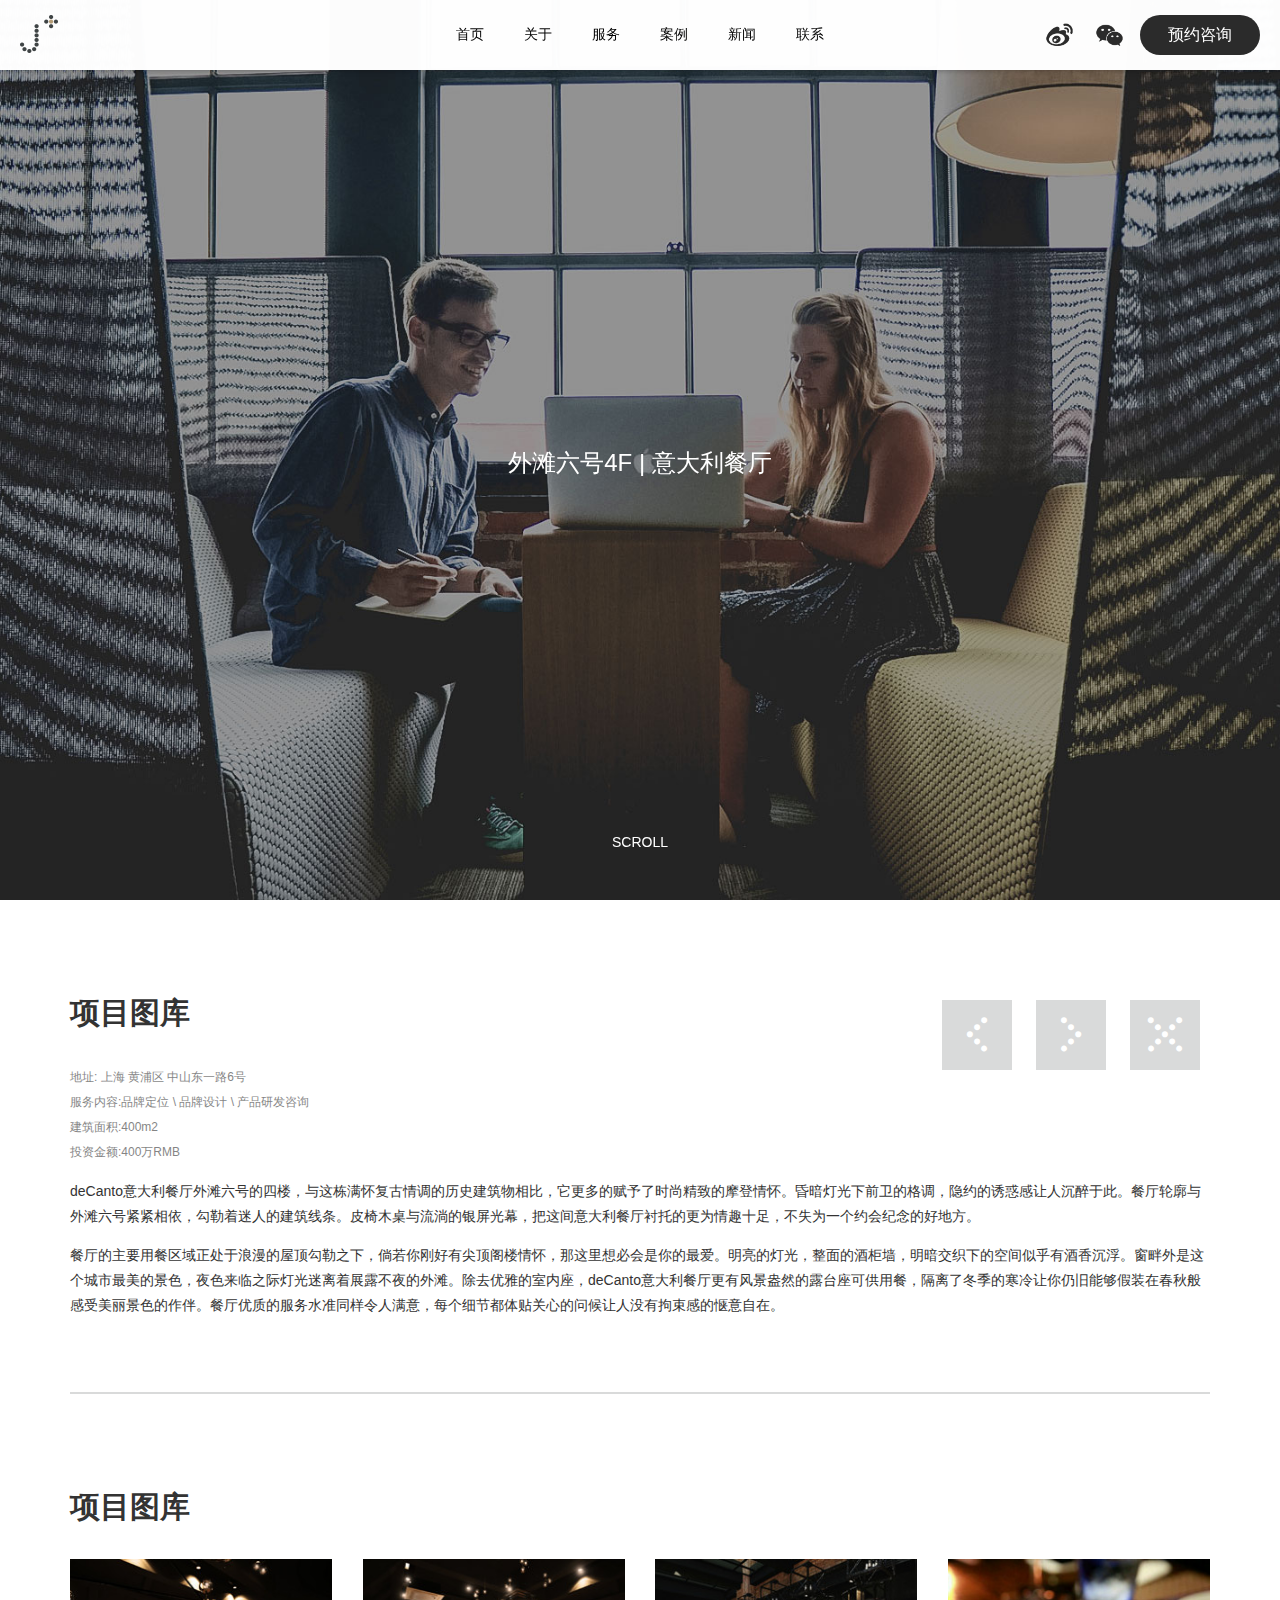
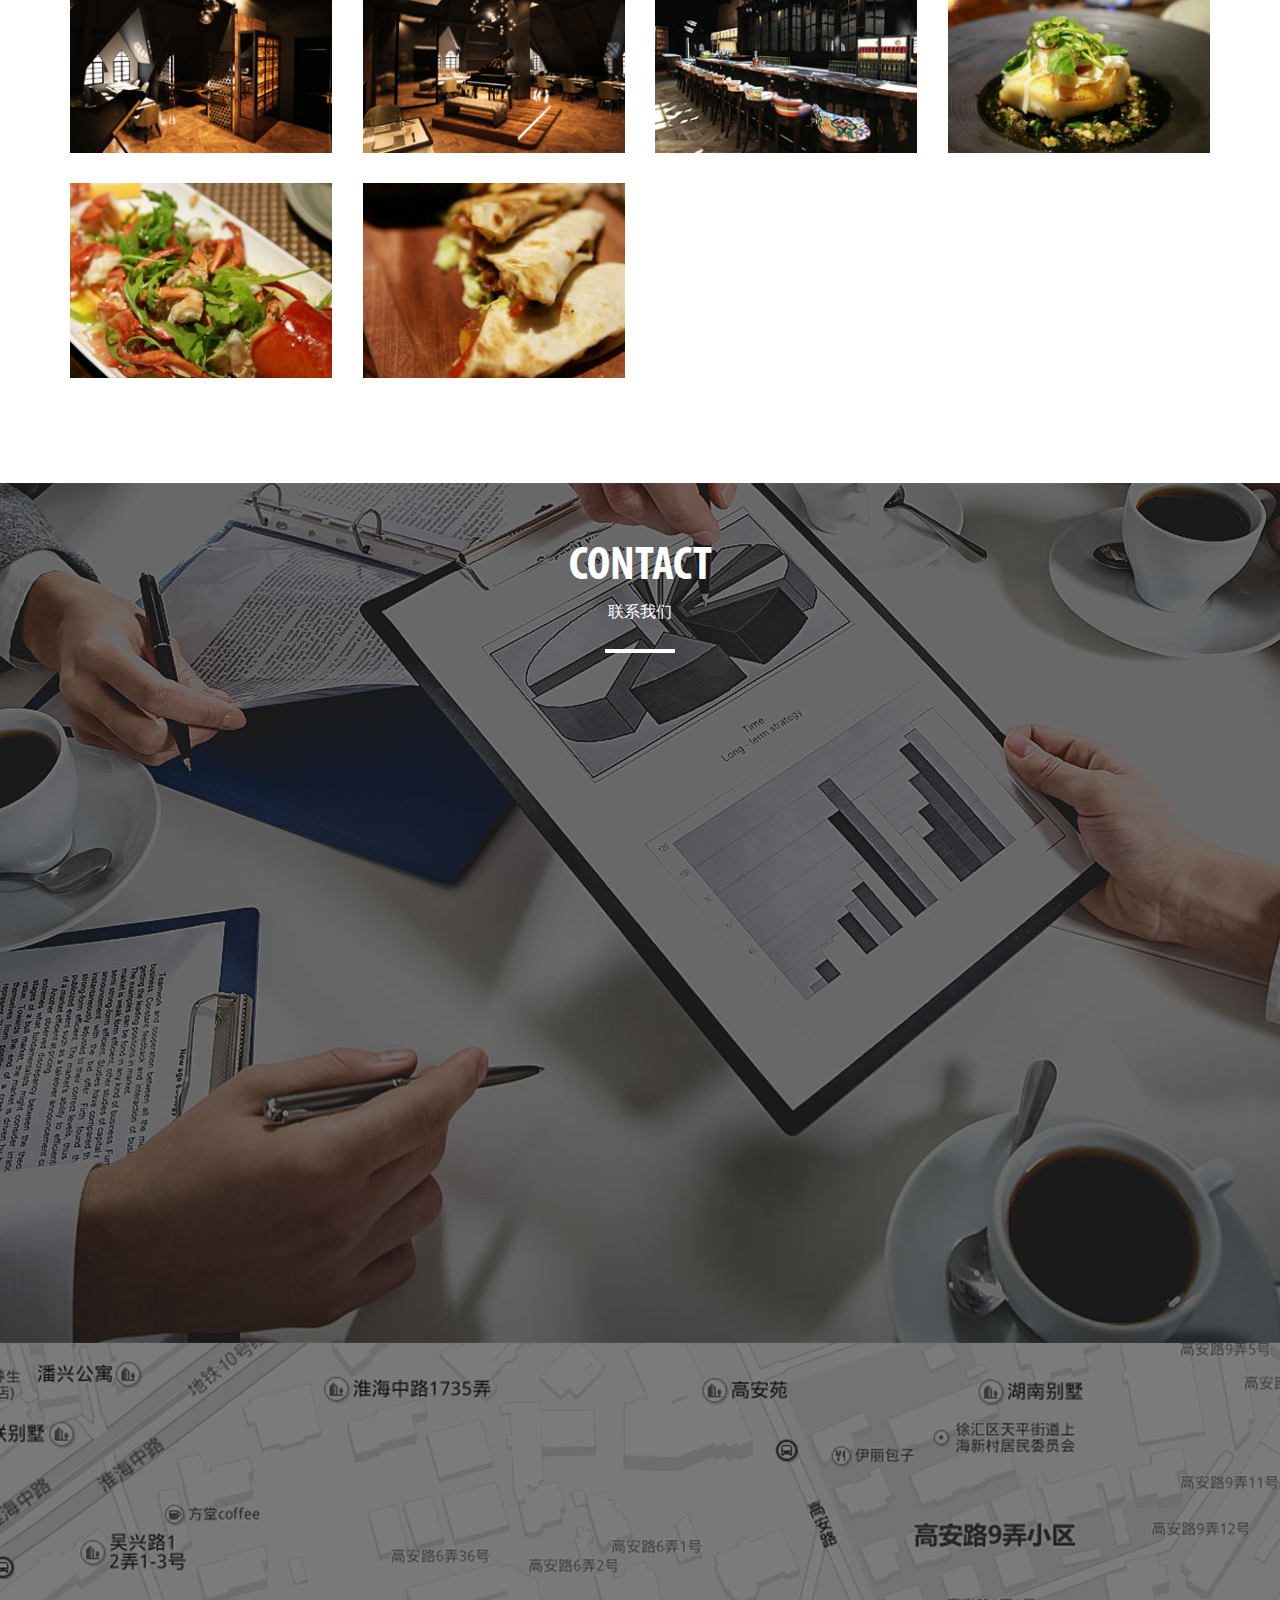
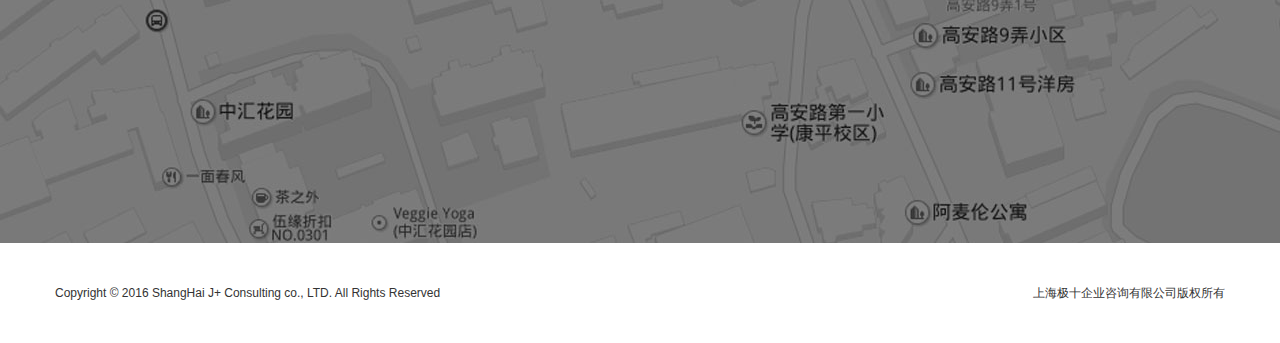
<file: portfolio_detail.html>
<!DOCTYPE html>
<html lang="en">
<head>
    <title>项目详情</title>
    <meta charset="UTF-8">
    <meta http-equiv="X-UA-Compatible" content="IE=edge,chrome=1">
    <meta name="viewport" content="width=device-width, initial-scale=1, maximum-scale=1, user-scalable=no">
    <link href="fonts/font/style.css" rel="stylesheet">
    <link href="fonts/icon/style.css" rel="stylesheet">
    <link href="css/bootstrap.css" rel="stylesheet">
    <link href="css/swiper.min.css" rel="stylesheet">
    <link href="css/animate.css" rel="stylesheet">
    <link href="css/common.css" rel="stylesheet">
    <link href="css/portfolio_detail.css" rel="stylesheet">
    <script src="lib/jquery-2.2.4.min.js"></script>
    <script src="lib/swiper.jquery.min.js"></script>
    <script src="lib/wow.min.js"></script>
    <script src="src/common.js"></script>
    <script src="src/portfolio_detail.js"></script>
    <script>
        $(document).ready(function(){
            jPlus.common.init();
            jPlus.portfolioDetail.init();
        });
    </script>
</head>
<body>
    <div class="debug">
        <div class="inner"></div>
    </div>
    <div class="navContainer_m">
        <div class="container-fluid navPanel">
            <div class="logo_m">
                <img class="img-responsive center-block" src="images/logo_m.png"/>
            </div>
            <div class="row">
                <div class="col-xs-12"><a class="navItem" href="#">首页</a></div>
                <div class="col-xs-12"><a class="navItem" href="#">关于</a></div>
                <div class="col-xs-12"><a class="navItem" href="#">服务</a></div>
                <div class="col-xs-12"><a class="navItem" href="#">案例</a></div>
                <div class="col-xs-12"><a class="navItem" href="#">新闻</a></div>
                <div class="col-xs-12"><a class="navItem" href="#">联系</a></div>
            </div>
            <a class="advice" href="#">预约咨询</a>
            <div class="weixin">
                <img class="img-responsive" src="images/weixin_white.png"/>
            </div>
            <div class="weibo">
                <img class="img-responsive" src="images/weibo_white.png"/>
            </div>
        </div>
    </div>
    <div class="menuFlag">
        <img class="img-responsive center-block" src="images/menu_flag.png"/>
    </div>
    <div class="navContainer">
        <div class="logo">
            <img class="img-responsive" src="images/j_logo.png"/>
        </div>
        <ul class="navPanel">
            <li><a href="#">首页</a></li>
            <li><a href="#">关于</a></li>
            <li><a href="#">服务</a></li>
            <li><a href="#">案例</a></li>
            <li><a href="#">新闻</a></li>
            <li><a href="#">联系</a></li>
        </ul>
        <div class="otherPanel">
            <a class="advice" href="#">预约咨询</a>
            <div class="weixin">
                <img class="img-responsive" src="images/weixin_black.png"/>
            </div>
            <div class="weibo">
                <img class="img-responsive" src="images/weibo_black.png"/>
            </div>
        </div>
    </div>
    <div class="emptyDom"></div>
    <!--------------------------------------------------cover---------------------------------------------->
    <div class="cover theText">
        <div class="swiper-wrapper">
            <div class="swiper-slide" style="background-image:url(images/cover1.jpg)"></div>
            <div class="swiper-slide" style="background-image:url(images/cover2.jpg)"></div>
            <div class="swiper-slide" style="background-image:url(images/cover3.jpg)"></div>
        </div>
        <div class="coverTop">
            <div class="intro">外滩六号4F | 意大利餐厅</div>
            <div class="intro_m">
                <div>外滩六号4F</div>
                <div>意大利餐厅</div>
            </div>
            <div class="arrow animation_arrow">
                <img class="img-responsive center-block animation_arrow" src="images/coverArrow.png"/>
            </div>
            <div class="scrollTxt">SCROLL</div>
        </div>
    </div>
    <!--------------------------------------------------breadNavPanel---------------------------------------------->
    <!--<div class="myContainer theText breadNavPanel">
        <a class="nav" href="#">首页</a>
        <a class="nav activeNav">新闻列表</a>
    </div>-->
    <!--------------------------------------------------portfolio---------------------------------------------->
    <div class="myContainer theText portfolio">
        <div class="row">
            <div class="col-xs-12 col-sm-6 col-sm-push-6">
                <div class="btnPanel">
                    <a class="iconBtnBse icon-arrowLeft" href="#"></a>
                    <a class="iconBtnBse icon-arrowRight" href="#"></a>
                    <a class="iconBtnBse icon-close" href="#"></a>
                </div>
            </div>
            <div class="col-xs-12 col-sm-6 col-sm-pull-6">
                <div class="title">项目图库</div>
                <div class="detail">
                    地址: 上海 黄浦区 中山东一路6号</br>
                    服务内容:品牌定位 \ 品牌设计 \ 产品研发咨询</br>
                    建筑面积:400m2</br>
                    投资金额:400万RMB
                </div>
            </div>
        </div>
        <div class="intro">
            <p>deCanto意大利餐厅外滩六号的四楼，与这栋满怀复古情调的历史建筑物相比，它更多的赋予了时尚精致的摩登情怀。昏暗灯光下前卫的格调，隐约的诱惑感让人沉醉于此。餐厅轮廓与外滩六号紧紧相依，勾勒着迷人的建筑线条。皮椅木桌与流淌的银屏光幕，把这间意大利餐厅衬托的更为情趣十足，不失为一个约会纪念的好地方。</p>
            <p>餐厅的主要用餐区域正处于浪漫的屋顶勾勒之下，倘若你刚好有尖顶阁楼情怀，那这里想必会是你的最爱。明亮的灯光，整面的酒柜墙，明暗交织下的空间似乎有酒香沉浮。窗畔外是这个城市最美的景色，夜色来临之际灯光迷离着展露不夜的外滩。除去优雅的室内座，deCanto意大利餐厅更有风景盎然的露台座可供用餐，隔离了冬季的寒冷让你仍旧能够假装在春秋般感受美丽景色的作伴。餐厅优质的服务水准同样令人满意，每个细节都体贴关心的问候让人没有拘束感的惬意自在。</p>
        </div>
        <div class="title picTitle">项目图库</div>
        <div class="row">
            <div class="col-xs-6 col-sm-3 thumbPanel">
                <img class="img-responsive center-block" src="images/portfolio/thumb_1.jpg"/>
            </div>
            <div class="col-xs-6 col-sm-3 thumbPanel">
                <img class="img-responsive center-block" src="images/portfolio/thumb_2.jpg"/>
            </div>
            <div class="col-xs-6 col-sm-3 thumbPanel">
                <img class="img-responsive center-block" src="images/portfolio/thumb_3.jpg"/>
            </div>
            <div class="col-xs-6 col-sm-3 thumbPanel">
                <img class="img-responsive center-block" src="images/portfolio/thumb_4.jpg"/>
            </div>
            <div class="col-xs-6 col-sm-3 thumbPanel">
                <img class="img-responsive center-block" src="images/portfolio/thumb_5.jpg"/>
            </div>
            <div class="col-xs-6 col-sm-3 thumbPanel">
                <img class="img-responsive center-block" src="images/portfolio/thumb_6.jpg"/>
            </div>
        </div>
    </div>
    <!--------------------------------------------------contact---------------------------------------------->
    <div class="container-fluid contact">
        <div class="part_enTitle">CONTACT</div>
        <div class="part_cnTitle">联系我们</div>
        <div class="titleLine"></div>
        <div class="myContainer contentContainer">
            <div class="row">
                <div class="wow fadeInLeft col-xs-12 col-sm-7 leftPanel">
                    <div class="leftContent">
                        <div class="title">让我们更了解您</div>
                        <div class="intro">感谢您一直以来对“极十餐饮合作社”的关注与信任。不管您是常客还是新朋，咨询前请把您遇到的“病状”列举清楚，方便我们见面时的深度交流。我们固执的认为，连填写表格耐心都没有的业主，我们无法与您合作沟通解决将会碰到的诸多问题。填完这张表单后，您可以坐等社长的传唤了。非常感谢</div>
                        <div class="inputPanel">
                            <label>我的餐饮品牌名称是</label>
                            <input type="text" placeholder="J+"/>
                        </div>
                        <a class="btnBase nextBtn" href="#">下一步</a>
                    </div>
                </div>
                <div class="wow fadeInRight col-xs-12 col-sm-5 rightPanel">
                    <div class="rightContent">
                        <div class="swiper-wrapper">
                            <div class="swiper-slide">
                                <div class="title">ShangHai</div>
                                <div class="subRow addr">
                                    <div class="icon">
                                        <img class="img-responsive" src="images/addr.png"/>
                                    </div>
                                    <div class="theText contentPanel">
                                        <div class="k">ADDRESS</div>
                                        <div class="v">上海市黄浦区鲁班路55号经纬国际大厦5楼</div>
                                    </div>
                                </div>
                                <div class="subRow phone">
                                    <div class="icon">
                                        <img class="img-responsive" src="images/phone.png"/>
                                    </div>
                                    <div class="theText contentPanel">
                                        <div class="k">TELPHONE</div>
                                        <div class="v">021 6304 6388 </br>18616138441（史远 ）</div>
                                    </div>
                                </div>
                                <div class="subRow mail">
                                    <div class="icon">
                                        <img class="img-responsive" src="images/mail.png"/>
                                    </div>
                                    <div class="theText contentPanel">
                                        <div class="k">E-MAIL</div>
                                        <div class="v">jojoshih@j10plus.com</div>
                                    </div>
                                </div>
                            </div>
                            <div class="swiper-slide">
                                <div class="title">ShangHai</div>
                                <div class="subRow addr">
                                    <div class="icon">
                                        <img class="img-responsive" src="images/addr.png"/>
                                    </div>
                                    <div class="theText contentPanel">
                                        <div class="k">ADDRESS</div>
                                        <div class="v">上海市黄浦区鲁班路55号经纬国际大厦5楼</div>
                                    </div>
                                </div>
                                <div class="subRow phone">
                                    <div class="icon">
                                        <img class="img-responsive" src="images/phone.png"/>
                                    </div>
                                    <div class="theText contentPanel">
                                        <div class="k">TELPHONE</div>
                                        <div class="v">021 6304 6388 </br>18616138441（史远 ）</div>
                                    </div>
                                </div>
                                <div class="subRow mail">
                                    <div class="icon">
                                        <img class="img-responsive" src="images/mail.png"/>
                                    </div>
                                    <div class="theText contentPanel">
                                        <div class="k">E-MAIL</div>
                                        <div class="v">jojoshih@j10plus.com</div>
                                    </div>
                                </div>
                            </div>
                            <div class="swiper-slide">
                                <div class="title">ShangHai</div>
                                <div class="subRow addr">
                                    <div class="icon">
                                        <img class="img-responsive" src="images/addr.png"/>
                                    </div>
                                    <div class="theText contentPanel">
                                        <div class="k">ADDRESS</div>
                                        <div class="v">上海市黄浦区鲁班路55号经纬国际大厦5楼</div>
                                    </div>
                                </div>
                                <div class="subRow phone">
                                    <div class="icon">
                                        <img class="img-responsive" src="images/phone.png"/>
                                    </div>
                                    <div class="theText contentPanel">
                                        <div class="k">TELPHONE</div>
                                        <div class="v">021 6304 6388 </br>18616138441（史远 ）</div>
                                    </div>
                                </div>
                                <div class="subRow mail">
                                    <div class="icon">
                                        <img class="img-responsive" src="images/mail.png"/>
                                    </div>
                                    <div class="theText contentPanel">
                                        <div class="k">E-MAIL</div>
                                        <div class="v">jojoshih@j10plus.com</div>
                                    </div>
                                </div>
                            </div>
                        </div>
                        <div class="swiper-pagination"></div>
                    </div>
                </div>
            </div>
        </div>
    </div>
    <div class="container-fluid map">
        <div class="wow zoomIn part_enTitle">FIND US FROM MAP</div>
        <a class="wow fadeInUp btnBase moreBtn" data-wow-duration="1s" data-wow-delay="0.2s" href="#">查看地图</a>
        <div class="row">
            <div class="co-sx-12 col-sm-12 mapPanel"></div>
        </div>
    </div>
    <div class="container-fluid footer">
        <div class="container">
            <div class="row">
                <div class="col-xs-12 col-sm-6 col-sm-push-6 cn_info">上海极十企业咨询有限公司版权所有</div>
                <div class="col-xs-12 col-sm-6 col-sm-pull-6 en_info">Copyright © 2016 ShangHai J+ Consulting co., LTD. All Rights Reserved</div>
            </div>
        </div>
    </div>
</body>
</html>
</file>
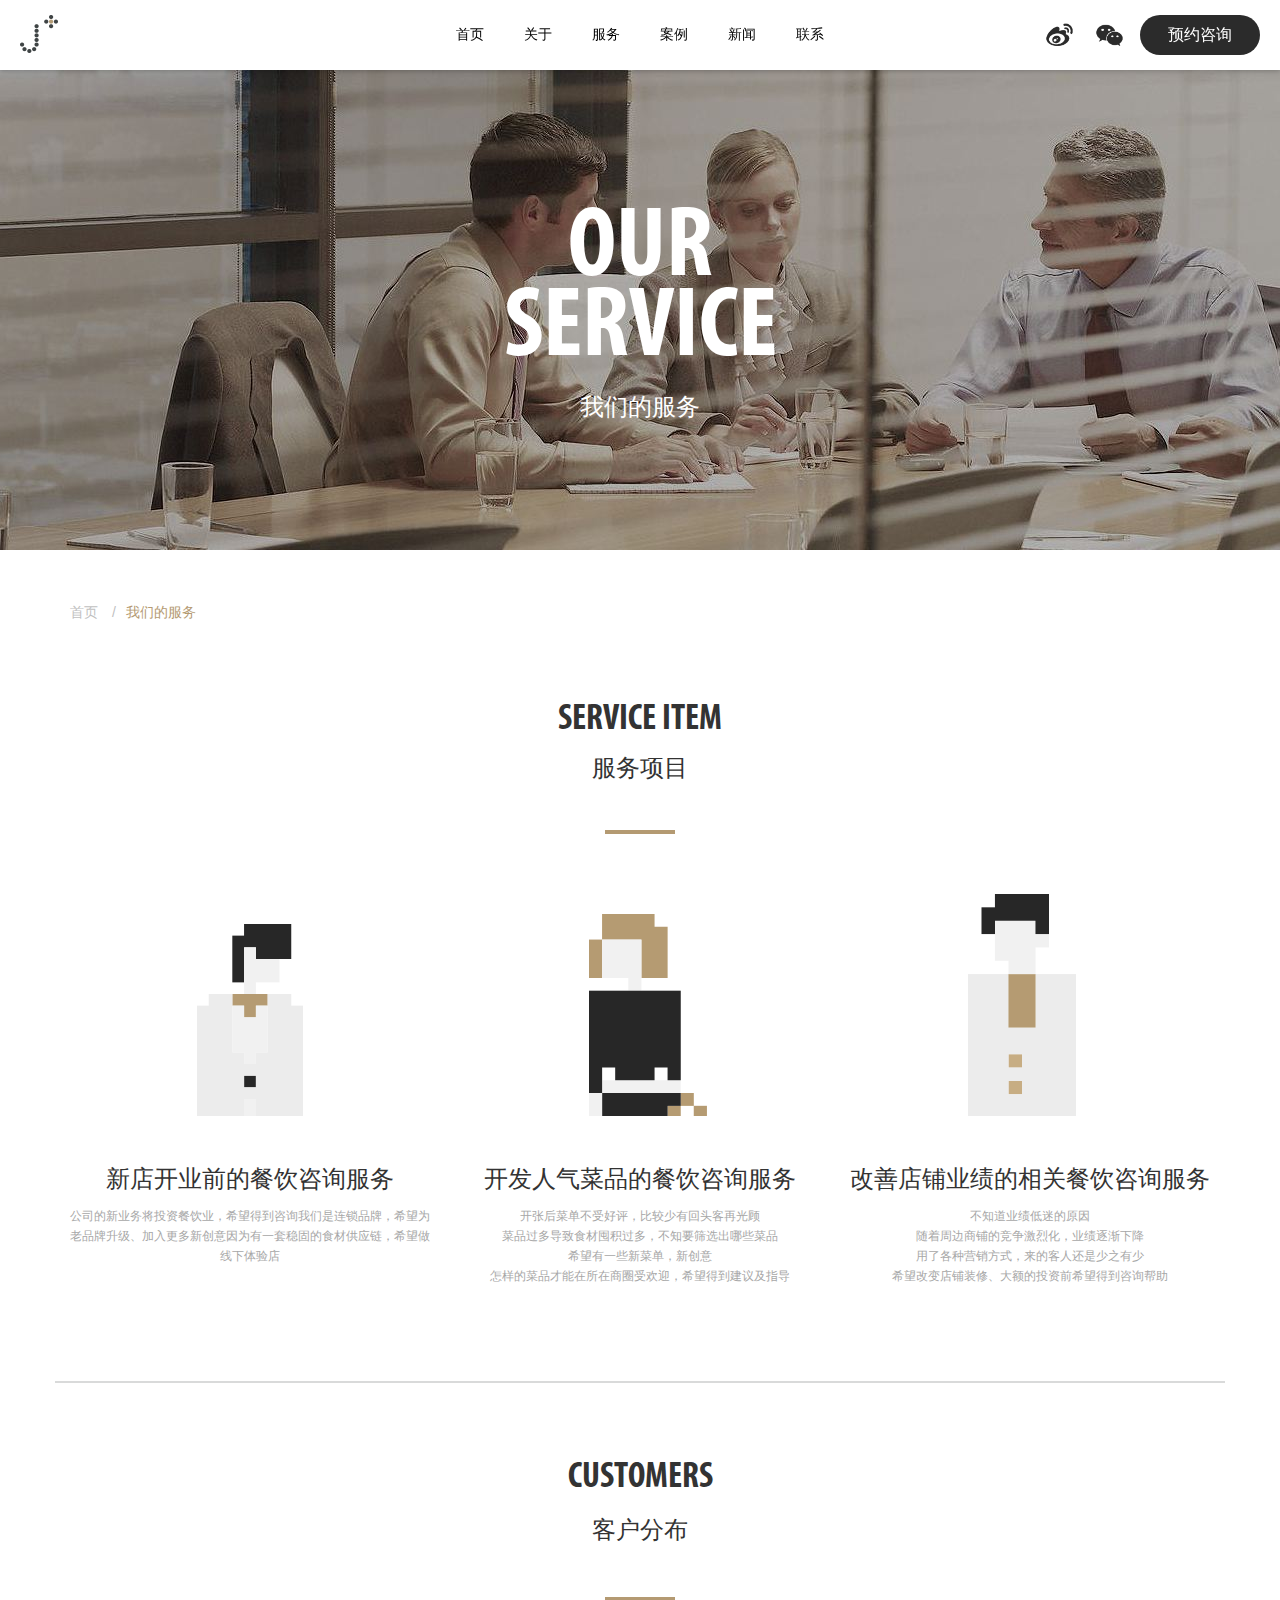
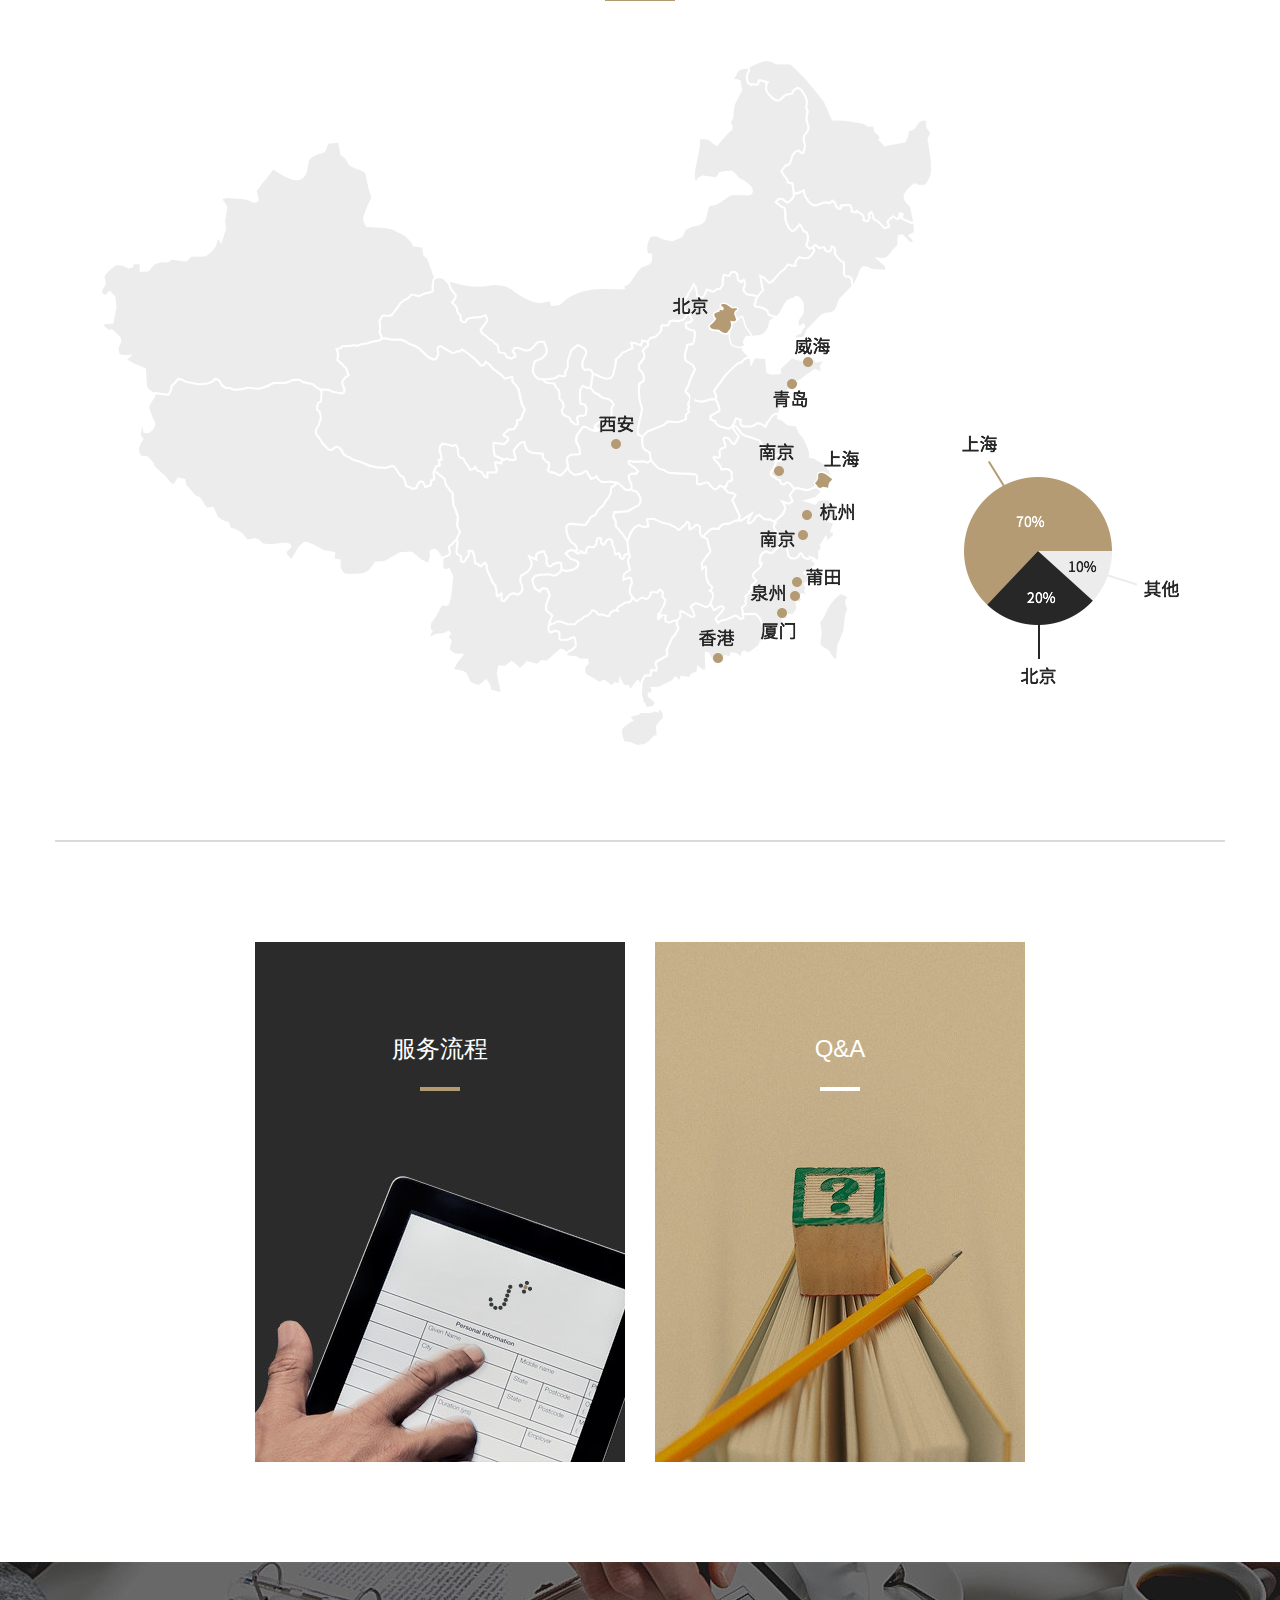
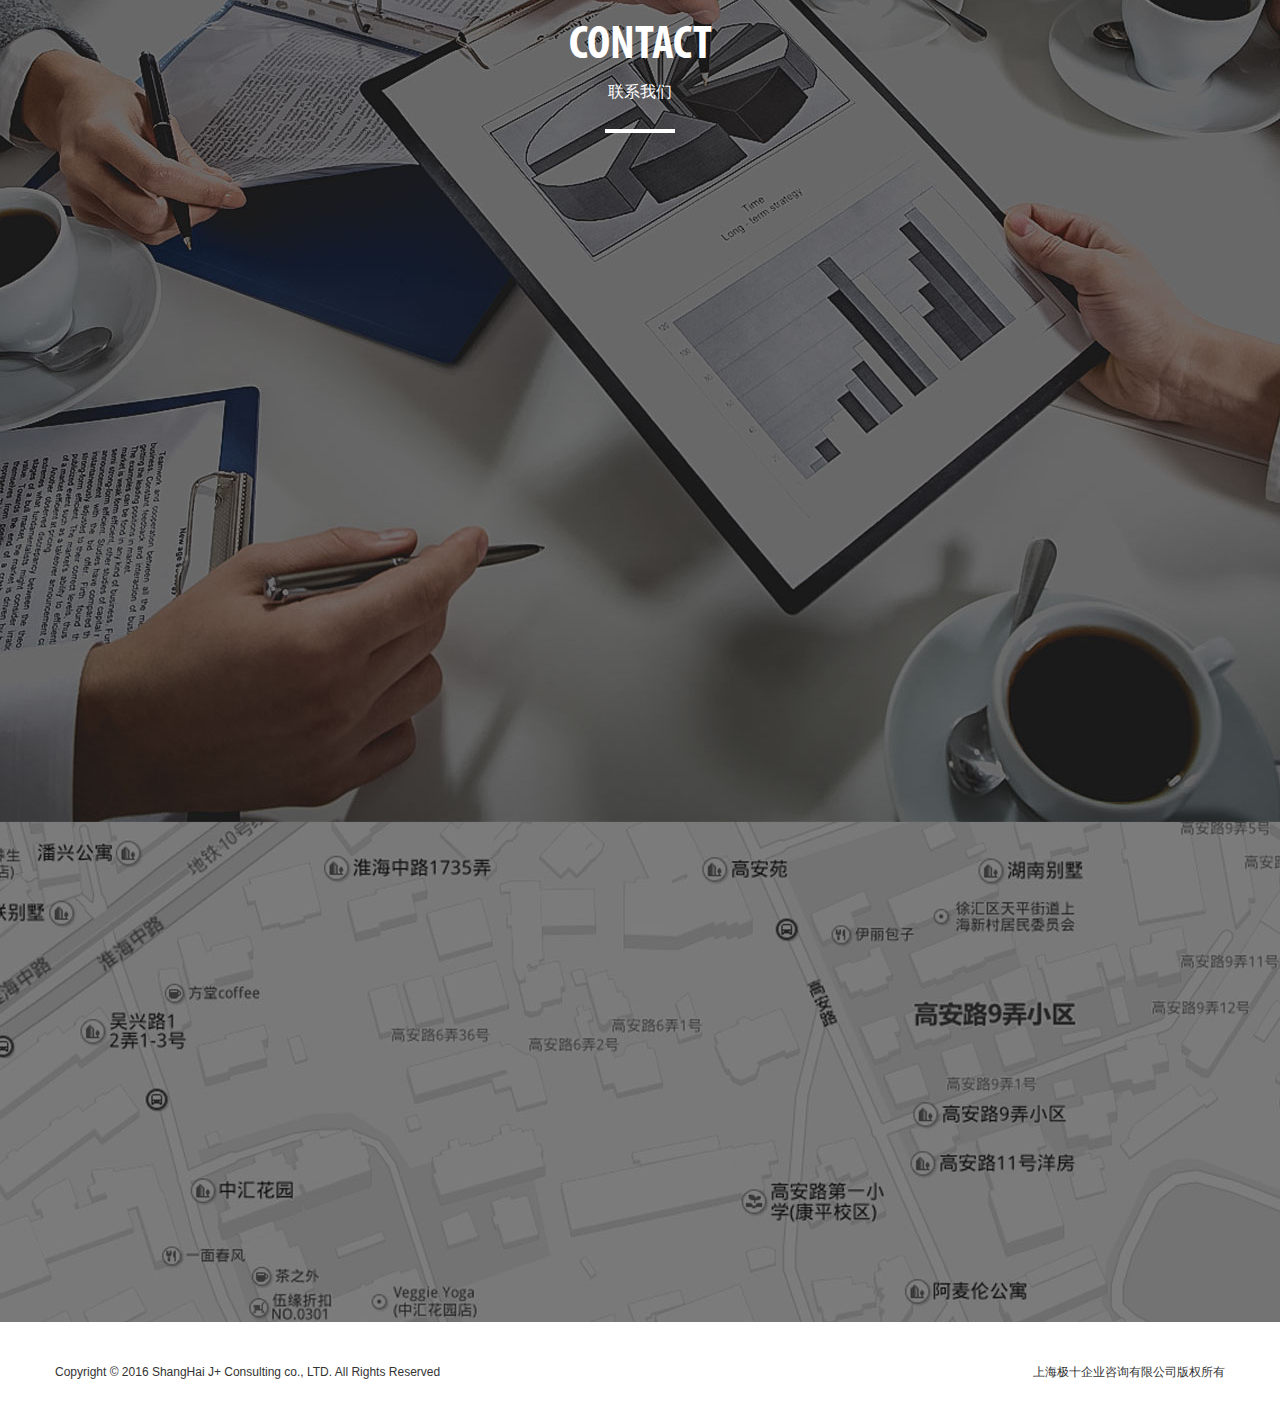
<file: service.html>
<!DOCTYPE html>
<html lang="en">
<head>
    <title>关于我们-团队</title>
    <meta charset="UTF-8">
    <meta http-equiv="X-UA-Compatible" content="IE=edge,chrome=1">
    <meta name="viewport" content="width=device-width, initial-scale=1, maximum-scale=1, user-scalable=no">
    <link href="fonts/font/style.css" rel="stylesheet">
    <link href="fonts/icon/style.css" rel="stylesheet">
    <link href="css/bootstrap.css" rel="stylesheet">
    <link href="css/swiper.min.css" rel="stylesheet">
    <link href="css/animate.css" rel="stylesheet">
    <link href="css/common.css" rel="stylesheet">
    <link href="css/service.css" rel="stylesheet">
    <script src="lib/jquery-2.2.4.min.js"></script>
    <script src="lib/swiper.jquery.min.js"></script>
    <script src="lib/wow.min.js"></script>
    <script src="src/common.js"></script>
    <script>
        $(document).ready(function(){
            jPlus.common.init();
        });
    </script>
</head>
<body>
    <div class="debug">
        <div class="inner"></div>
    </div>
    <div class="navContainer_m">
        <div class="container-fluid navPanel">
            <div class="logo_m">
                <img class="img-responsive center-block" src="images/logo_m.png"/>
            </div>
            <div class="row">
                <div class="col-xs-12"><a class="navItem" href="#">首页</a></div>
                <div class="col-xs-12"><a class="navItem" href="#">关于</a></div>
                <div class="col-xs-12"><a class="navItem" href="#">服务</a></div>
                <div class="col-xs-12"><a class="navItem" href="#">案例</a></div>
                <div class="col-xs-12"><a class="navItem" href="#">新闻</a></div>
                <div class="col-xs-12"><a class="navItem" href="#">联系</a></div>
            </div>
            <a class="advice" href="#">预约咨询</a>
            <div class="weixin">
                <img class="img-responsive" src="images/weixin_white.png"/>
            </div>
            <div class="weibo">
                <img class="img-responsive" src="images/weibo_white.png"/>
            </div>
        </div>
    </div>
    <div class="menuFlag">
        <img class="img-responsive center-block" src="images/menu_flag.png"/>
    </div>
    <div class="navContainer">
        <div class="logo">
            <img class="img-responsive" src="images/j_logo.png"/>
        </div>
        <ul class="navPanel">
            <li><a href="#">首页</a></li>
            <li><a href="#">关于</a></li>
            <li><a href="#">服务</a></li>
            <li><a href="#">案例</a></li>
            <li><a href="#">新闻</a></li>
            <li><a href="#">联系</a></li>
        </ul>
        <div class="otherPanel">
            <a class="advice" href="#">预约咨询</a>
            <div class="weixin">
                <img class="img-responsive" src="images/weixin_black.png"/>
            </div>
            <div class="weibo">
                <img class="img-responsive" src="images/weibo_black.png"/>
            </div>
        </div>
    </div>
    <div class="emptyDom"></div>
    <!--------------------------------------------------banner---------------------------------------------->
    <div class="banner container-fluid">
        <div class="enTitle">OUR</br>SERVICE</div>
        <div class="cnTitle">我们的服务</div>
    </div>
    <!--------------------------------------------------breadNavPanel---------------------------------------------->
    <div class="myContainer theText breadNavPanel">
        <a class="nav" href="#">首页</a>
        <a class="nav activeNav">我们的服务</a>
    </div>

    <div class="myContainer theText part1">
        <div class="subEnTitle">SERVICE ITEM</div>
        <div class="subCnTitle">服务项目</div>
        <div class="subTitleLine"></div>
        <div class="row">
            <div class="col-xs-12 col-sm-4 colItem">
                <div class="imagePanel">
                    <img class="img-responsive center-block" src="images/service/s_1_1.png"/>
                </div>
                <div class="title">新店开业前的餐饮咨询服务</div>
                <div class="intro">公司的新业务将投资餐饮业，希望得到咨询我们是连锁品牌，希望为老品牌升级、加入更多新创意因为有一套稳固的食材供应链，希望做线下体验店</div>
            </div>
            <div class="col-xs-12 col-sm-4 colItem">
                <div class="imagePanel">
                    <img class="img-responsive center-block" src="images/service/s_1_2.png"/>
                </div>
                <div class="title">开发人气菜品的餐饮咨询服务</div>
                <div class="intro">开张后菜单不受好评，比较少有回头客再光顾</br>菜品过多导致食材囤积过多，不知要筛选出哪些菜品</br>希望有一些新菜单，新创意</br>怎样的菜品才能在所在商圈受欢迎，希望得到建议及指导</div>
            </div>
            <div class="col-xs-12 col-sm-4 colItem">
                <div class="imagePanel">
                    <img class="img-responsive center-block" src="images/service/s_1_3.png"/>
                </div>
                <div class="title">改善店铺业绩的相关餐饮咨询服务</div>
                <div class="intro">不知道业绩低迷的原因</br>随着周边商铺的竞争激烈化，业绩逐渐下降</br>用了各种营销方式，来的客人还是少之有少</br>希望改变店铺装修、大额的投资前希望得到咨询帮助
                </div>
            </div>
        </div>
    </div>
    <div class="myContainer part2">
        <div class="subEnTitle">CUSTOMERS</div>
        <div class="subCnTitle">客户分布</div>
        <div class="subTitleLine"></div>
        <div class="customerMap">
            <img class="img-responsive center-block" src="images/service/map.png"/>
        </div>
    </div>
    <div class="myContainer part3">
        <div class="row">
            <div class="col-xs-12 col-sm-6">
                <div class="imagePanel leftPanel">
                    <div class="title">服务流程</div>
                    <div class="line"></div>
                </div>
            </div>
            <div class="col-xs-12 col-sm-6">
                <div class="imagePanel rightPanel">
                    <div class="title">Q&A</div>
                    <div class="line"></div>
                </div>
            </div>
        </div>
    </div>
    <!--------------------------------------------------contact---------------------------------------------->
    <div class="container-fluid contact">
        <div class="part_enTitle">CONTACT</div>
        <div class="part_cnTitle">联系我们</div>
        <div class="titleLine"></div>
        <div class="myContainer contentContainer">
            <div class="row">
                <div class="wow fadeInLeft col-xs-12 col-sm-7 leftPanel">
                    <div class="leftContent">
                        <div class="title">让我们更了解您</div>
                        <div class="intro">感谢您一直以来对“极十餐饮合作社”的关注与信任。不管您是常客还是新朋，咨询前请把您遇到的“病状”列举清楚，方便我们见面时的深度交流。我们固执的认为，连填写表格耐心都没有的业主，我们无法与您合作沟通解决将会碰到的诸多问题。填完这张表单后，您可以坐等社长的传唤了。非常感谢</div>
                        <div class="inputPanel">
                            <label>我的餐饮品牌名称是</label>
                            <input type="text" placeholder="J+"/>
                        </div>
                        <a class="btnBase nextBtn" href="#">下一步</a>
                    </div>
                </div>
                <div class="wow fadeInRight col-xs-12 col-sm-5 rightPanel">
                    <div class="rightContent">
                        <div class="swiper-wrapper">
                            <div class="swiper-slide">
                                <div class="title">ShangHai</div>
                                <div class="subRow addr">
                                    <div class="icon">
                                        <img class="img-responsive" src="images/addr.png"/>
                                    </div>
                                    <div class="theText contentPanel">
                                        <div class="k">ADDRESS</div>
                                        <div class="v">上海市黄浦区鲁班路55号经纬国际大厦5楼</div>
                                    </div>
                                </div>
                                <div class="subRow phone">
                                    <div class="icon">
                                        <img class="img-responsive" src="images/phone.png"/>
                                    </div>
                                    <div class="theText contentPanel">
                                        <div class="k">TELPHONE</div>
                                        <div class="v">021 6304 6388 </br>18616138441（史远 ）</div>
                                    </div>
                                </div>
                                <div class="subRow mail">
                                    <div class="icon">
                                        <img class="img-responsive" src="images/mail.png"/>
                                    </div>
                                    <div class="theText contentPanel">
                                        <div class="k">E-MAIL</div>
                                        <div class="v">jojoshih@j10plus.com</div>
                                    </div>
                                </div>
                            </div>
                            <div class="swiper-slide">
                                <div class="title">ShangHai</div>
                                <div class="subRow addr">
                                    <div class="icon">
                                        <img class="img-responsive" src="images/addr.png"/>
                                    </div>
                                    <div class="theText contentPanel">
                                        <div class="k">ADDRESS</div>
                                        <div class="v">上海市黄浦区鲁班路55号经纬国际大厦5楼</div>
                                    </div>
                                </div>
                                <div class="subRow phone">
                                    <div class="icon">
                                        <img class="img-responsive" src="images/phone.png"/>
                                    </div>
                                    <div class="theText contentPanel">
                                        <div class="k">TELPHONE</div>
                                        <div class="v">021 6304 6388 </br>18616138441（史远 ）</div>
                                    </div>
                                </div>
                                <div class="subRow mail">
                                    <div class="icon">
                                        <img class="img-responsive" src="images/mail.png"/>
                                    </div>
                                    <div class="theText contentPanel">
                                        <div class="k">E-MAIL</div>
                                        <div class="v">jojoshih@j10plus.com</div>
                                    </div>
                                </div>
                            </div>
                            <div class="swiper-slide">
                                <div class="title">ShangHai</div>
                                <div class="subRow addr">
                                    <div class="icon">
                                        <img class="img-responsive" src="images/addr.png"/>
                                    </div>
                                    <div class="theText contentPanel">
                                        <div class="k">ADDRESS</div>
                                        <div class="v">上海市黄浦区鲁班路55号经纬国际大厦5楼</div>
                                    </div>
                                </div>
                                <div class="subRow phone">
                                    <div class="icon">
                                        <img class="img-responsive" src="images/phone.png"/>
                                    </div>
                                    <div class="theText contentPanel">
                                        <div class="k">TELPHONE</div>
                                        <div class="v">021 6304 6388 </br>18616138441（史远 ）</div>
                                    </div>
                                </div>
                                <div class="subRow mail">
                                    <div class="icon">
                                        <img class="img-responsive" src="images/mail.png"/>
                                    </div>
                                    <div class="theText contentPanel">
                                        <div class="k">E-MAIL</div>
                                        <div class="v">jojoshih@j10plus.com</div>
                                    </div>
                                </div>
                            </div>
                        </div>
                        <div class="swiper-pagination"></div>
                    </div>
                </div>
            </div>
        </div>
    </div>
    <div class="container-fluid map">
        <div class="wow zoomIn part_enTitle">FIND US FROM MAP</div>
        <a class="wow fadeInUp btnBase moreBtn" data-wow-duration="1s" data-wow-delay="0.2s" href="#">查看地图</a>
        <div class="row">
            <div class="co-sx-12 col-sm-12 mapPanel"></div>
        </div>
    </div>
    <div class="container-fluid footer">
        <div class="container">
            <div class="row">
                <div class="col-xs-12 col-sm-6 col-sm-push-6 cn_info">上海极十企业咨询有限公司版权所有</div>
                <div class="col-xs-12 col-sm-6 col-sm-pull-6 en_info">Copyright © 2016 ShangHai J+ Consulting co., LTD. All Rights Reserved</div>
            </div>
        </div>
    </div>
</body>
</html>
</file>
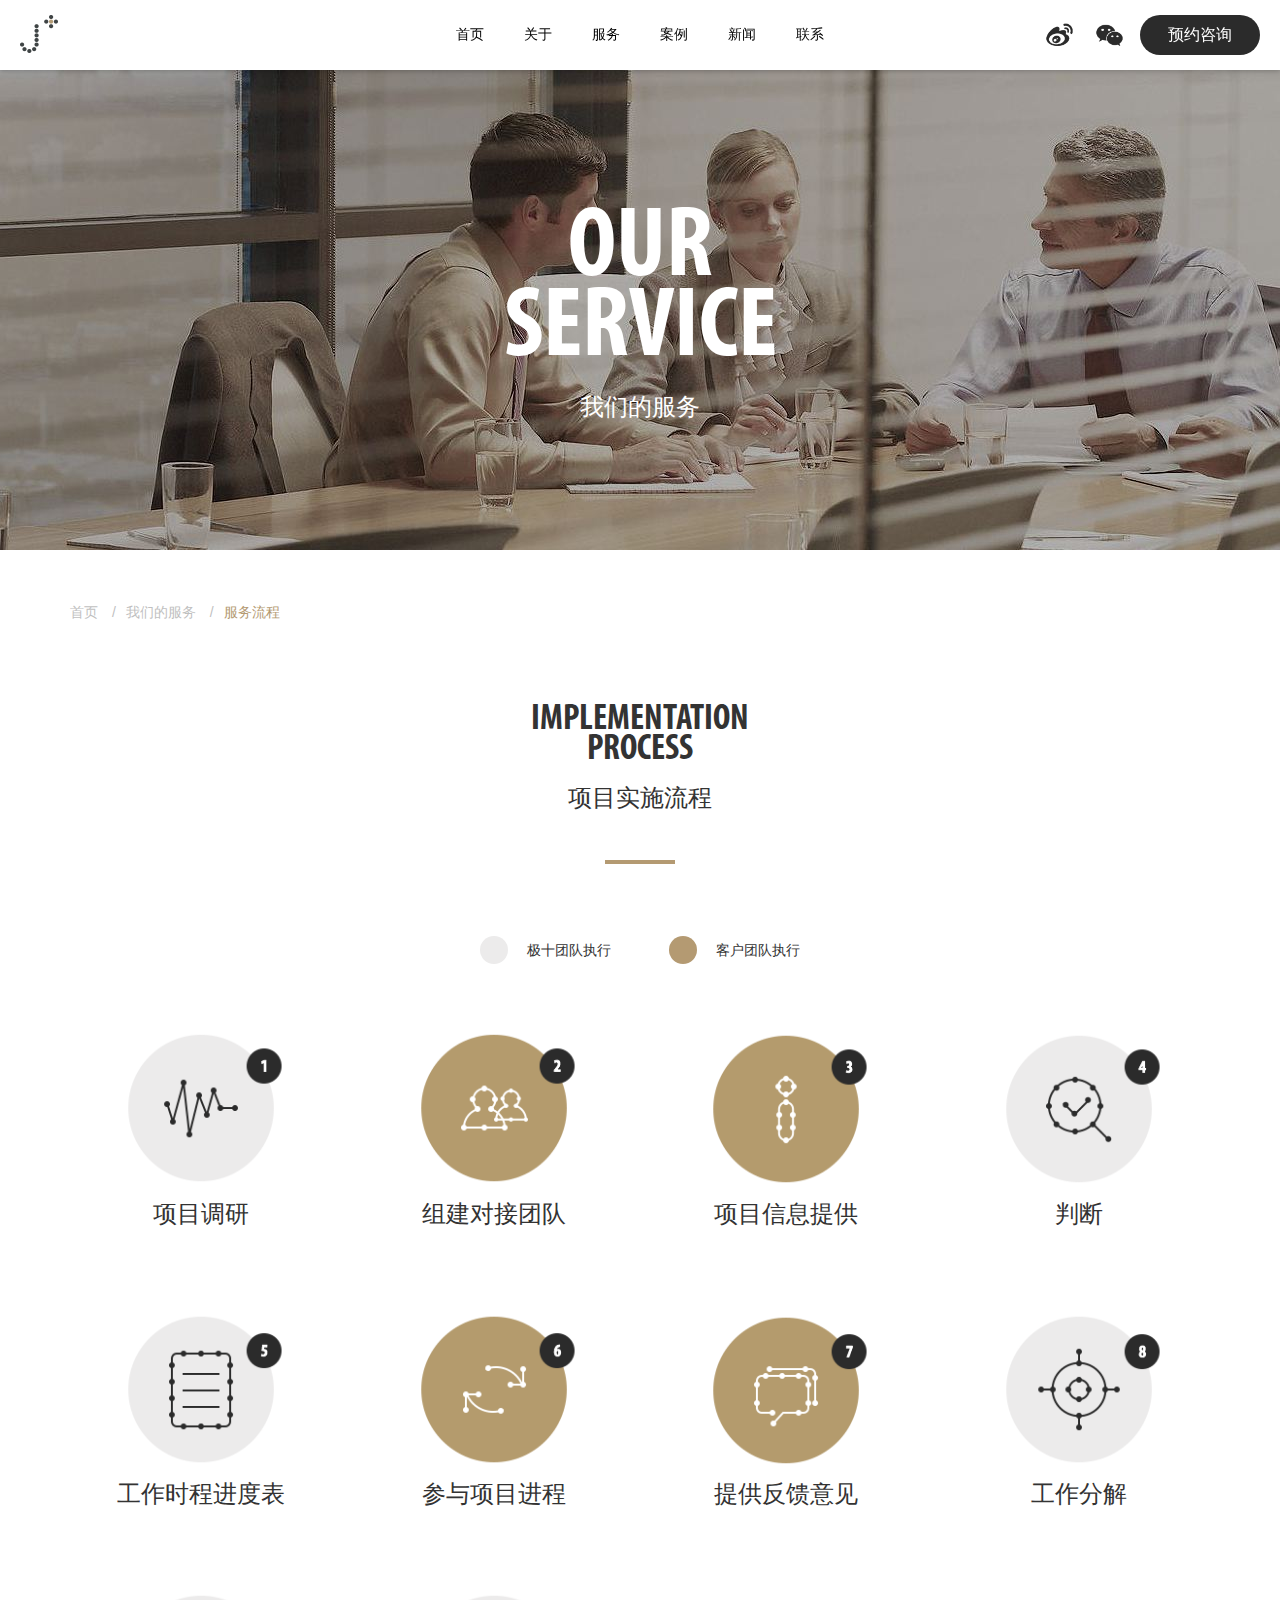
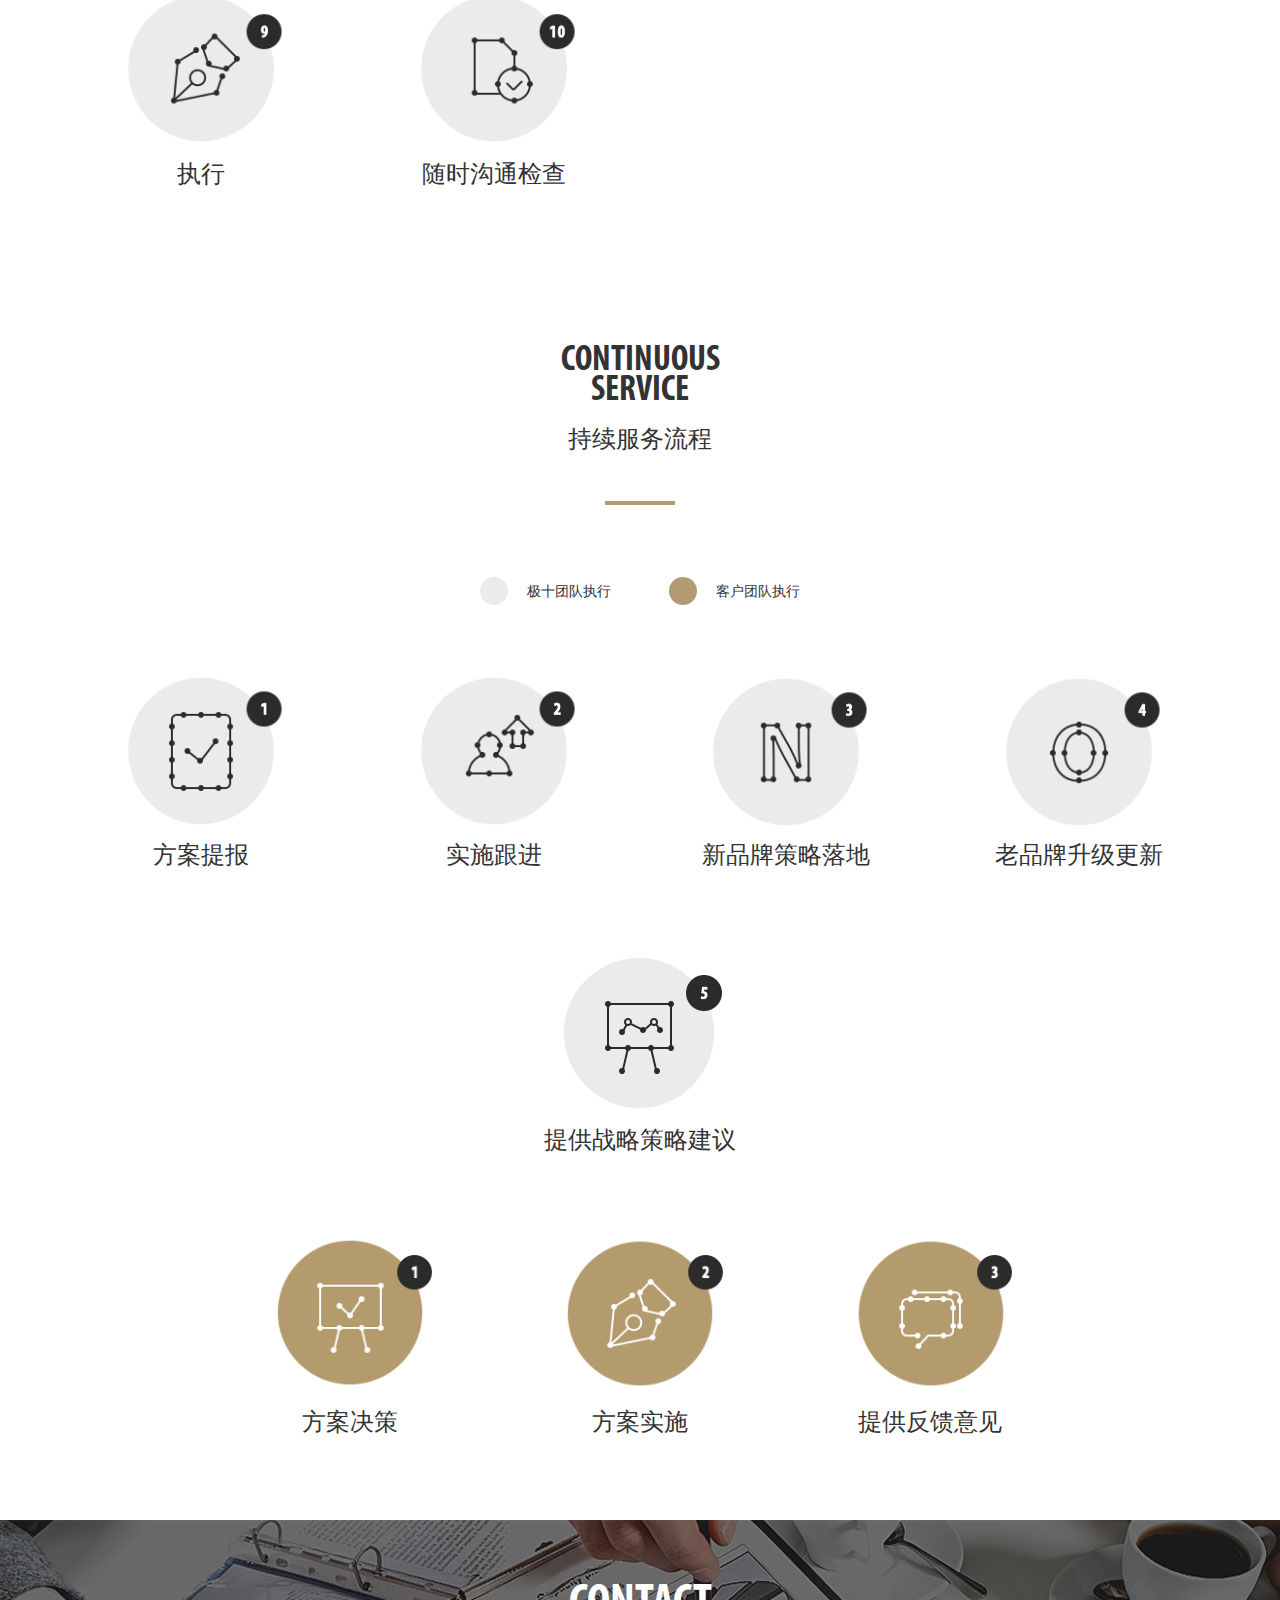
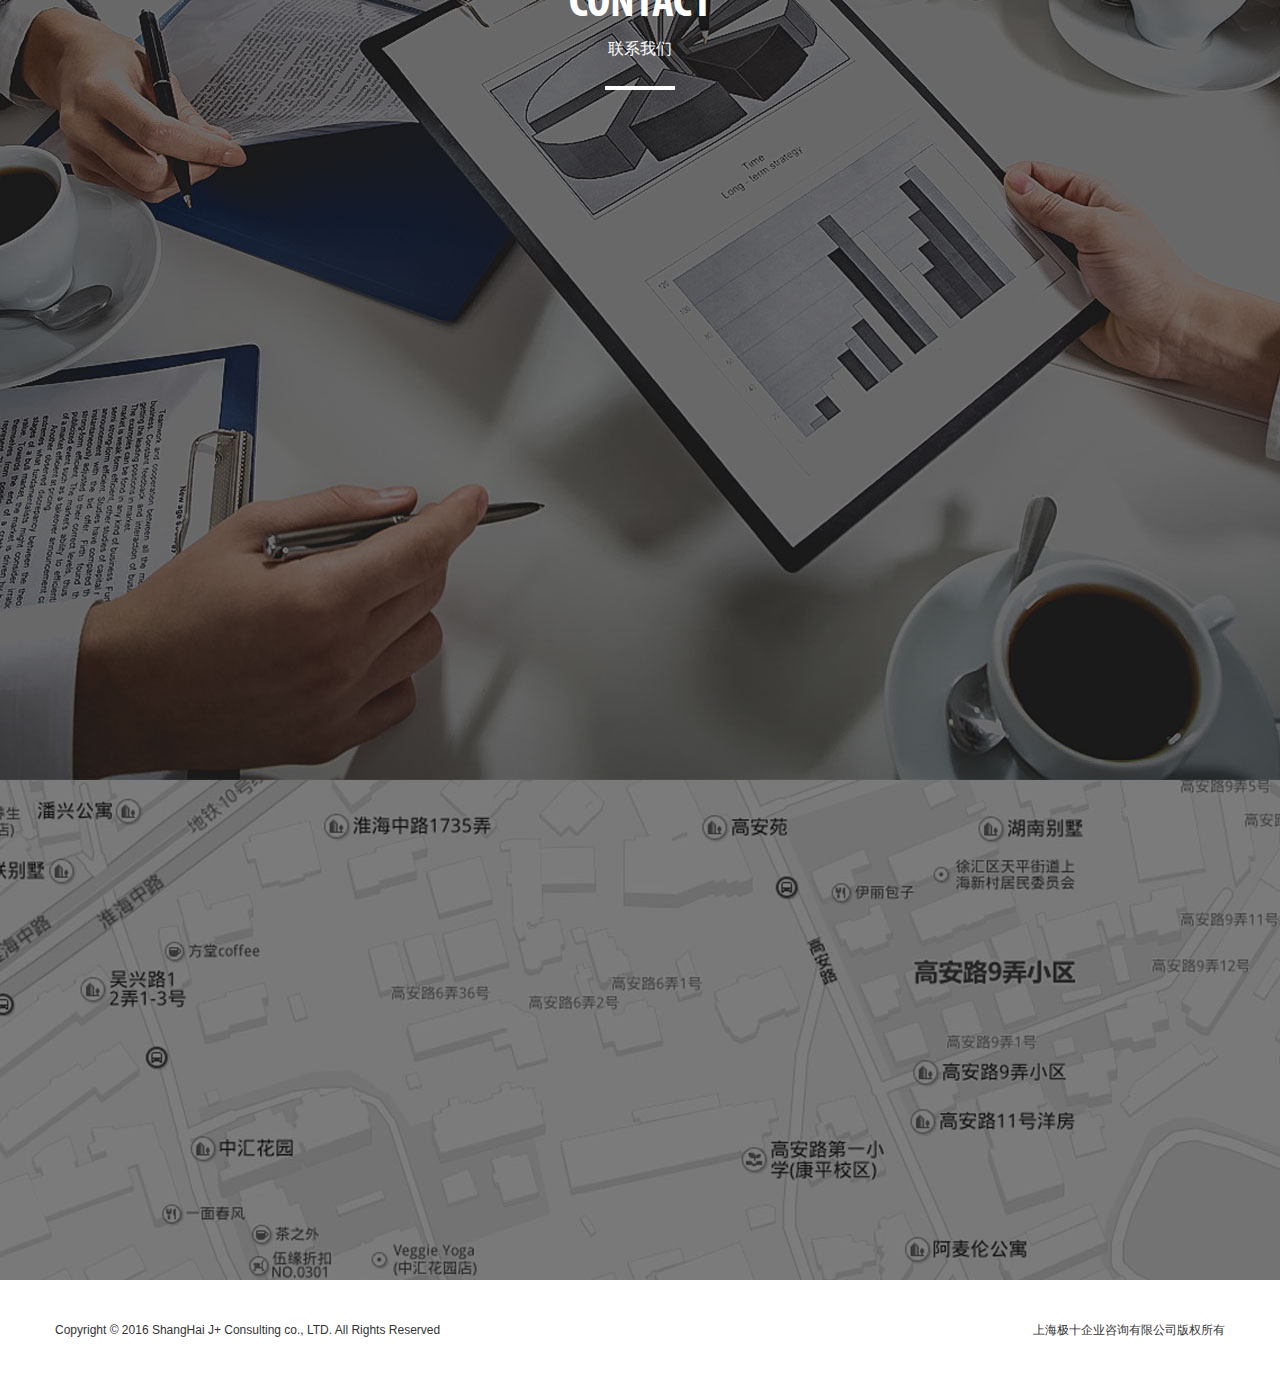
<file: service_flow.html>
<!DOCTYPE html>
<html lang="en">
<head>
    <title>关于我们-团队</title>
    <meta charset="UTF-8">
    <meta http-equiv="X-UA-Compatible" content="IE=edge,chrome=1">
    <meta name="viewport" content="width=device-width, initial-scale=1, maximum-scale=1, user-scalable=no">
    <link href="fonts/font/style.css" rel="stylesheet">
    <link href="fonts/icon/style.css" rel="stylesheet">
    <link href="css/bootstrap.css" rel="stylesheet">
    <link href="css/swiper.min.css" rel="stylesheet">
    <link href="css/animate.css" rel="stylesheet">
    <link href="css/common.css" rel="stylesheet">
    <link href="css/service_flow.css" rel="stylesheet">
    <script src="lib/jquery-2.2.4.min.js"></script>
    <script src="lib/swiper.jquery.min.js"></script>
    <script src="lib/wow.min.js"></script>
    <script src="src/common.js"></script>
    <script>
        $(document).ready(function(){
            jPlus.common.init();
        });
    </script>
</head>
<body>
    <div class="debug">
        <div class="inner"></div>
    </div>
    <div class="navContainer_m">
        <div class="container-fluid navPanel">
            <div class="logo_m">
                <img class="img-responsive center-block" src="images/logo_m.png"/>
            </div>
            <div class="row">
                <div class="col-xs-12"><a class="navItem" href="#">首页</a></div>
                <div class="col-xs-12"><a class="navItem" href="#">关于</a></div>
                <div class="col-xs-12"><a class="navItem" href="#">服务</a></div>
                <div class="col-xs-12"><a class="navItem" href="#">案例</a></div>
                <div class="col-xs-12"><a class="navItem" href="#">新闻</a></div>
                <div class="col-xs-12"><a class="navItem" href="#">联系</a></div>
            </div>
            <a class="advice" href="#">预约咨询</a>
            <div class="weixin">
                <img class="img-responsive" src="images/weixin_white.png"/>
            </div>
            <div class="weibo">
                <img class="img-responsive" src="images/weibo_white.png"/>
            </div>
        </div>
    </div>
    <div class="menuFlag">
        <img class="img-responsive center-block" src="images/menu_flag.png"/>
    </div>
    <div class="navContainer">
        <div class="logo">
            <img class="img-responsive" src="images/j_logo.png"/>
        </div>
        <ul class="navPanel">
            <li><a href="#">首页</a></li>
            <li><a href="#">关于</a></li>
            <li><a href="#">服务</a></li>
            <li><a href="#">案例</a></li>
            <li><a href="#">新闻</a></li>
            <li><a href="#">联系</a></li>
        </ul>
        <div class="otherPanel">
            <a class="advice" href="#">预约咨询</a>
            <div class="weixin">
                <img class="img-responsive" src="images/weixin_black.png"/>
            </div>
            <div class="weibo">
                <img class="img-responsive" src="images/weibo_black.png"/>
            </div>
        </div>
    </div>
    <div class="emptyDom"></div>
    <!--------------------------------------------------banner---------------------------------------------->
    <div class="banner container-fluid">
        <div class="enTitle">OUR</br>SERVICE</div>
        <div class="cnTitle">我们的服务</div>
    </div>
    <!--------------------------------------------------breadNavPanel---------------------------------------------->
    <div class="myContainer theText breadNavPanel">
        <a class="nav" href="#">首页</a>
        <a class="nav">我们的服务</a>
        <a class="nav activeNav">服务流程</a>
    </div>

    <div class="myContainer theText part1">
        <div class="subEnTitle">IMPLEMENTATION</br>PROCESS</div>
        <div class="subCnTitle">项目实施流程</div>
        <div class="subTitleLine"></div>
        <div class="labPanel">
            <div class="cir cir1"></div>
            <div>极十团队执行</div>
            <div class="cir cir2"></div>
            <div>客户团队执行</div>
        </div>
        <div class="row">
            <div class="col-xs-6 col-sm-3 colItem">
                <div class="imagePanel">
                    <img class="img-responsive center-block" src="images/service/f_1_1.png"/>
                    <div class="title">项目调研</div>
                </div>
            </div>
            <div class="col-xs-6 col-sm-3 colItem">
                <div class="imagePanel">
                    <img class="img-responsive center-block" src="images/service/f_1_2.png"/>
                    <div class="title">组建对接团队</div>
                </div>
            </div>
            <div class="col-xs-6 col-sm-3 colItem">
                <div class="imagePanel">
                    <img class="img-responsive center-block" src="images/service/f_1_3.png"/>
                    <div class="title">项目信息提供</div>
                </div>
            </div>
            <div class="col-xs-6 col-sm-3 colItem">
                <div class="imagePanel">
                    <img class="img-responsive center-block" src="images/service/f_1_4.png"/>
                    <div class="title">判断</div>
                </div>
            </div>
            <div class="col-xs-6 col-sm-3 colItem">
                <div class="imagePanel">
                    <img class="img-responsive center-block" src="images/service/f_1_5.png"/>
                    <div class="title">工作时程进度表</div>
                </div>
            </div>
            <div class="col-xs-6 col-sm-3 colItem">
                <div class="imagePanel">
                    <img class="img-responsive center-block" src="images/service/f_1_6.png"/>
                    <div class="title">参与项目进程</div>
                </div>
            </div>
            <div class="col-xs-6 col-sm-3 colItem">
                <div class="imagePanel">
                    <img class="img-responsive center-block" src="images/service/f_1_7.png"/>
                    <div class="title">提供反馈意见</div>
                </div>
            </div>
            <div class="col-xs-6 col-sm-3 colItem">
                <div class="imagePanel">
                    <img class="img-responsive center-block" src="images/service/f_1_8.png"/>
                    <div class="title">工作分解</div>
                </div>
            </div>
            <div class="col-xs-6 col-sm-3 colItem">
                <div class="imagePanel">
                    <img class="img-responsive center-block" src="images/service/f_1_9.png"/>
                    <div class="title">执行</div>
                </div>
            </div>
            <div class="col-xs-6 col-sm-3 colItem">
                <div class="imagePanel">
                    <img class="img-responsive center-block" src="images/service/f_1_10.png"/>
                    <div class="title">随时沟通检查</div>
                </div>
            </div>
        </div>
    </div>
    <div class="myContainer theText part2">
        <div class="subEnTitle">CONTINUOUS</br>SERVICE</div>
        <div class="subCnTitle">持续服务流程</div>
        <div class="subTitleLine"></div>
        <div class="labPanel">
            <div class="cir cir1"></div>
            <div>极十团队执行</div>
            <div class="cir cir2"></div>
            <div>客户团队执行</div>
        </div>
        <div class="row">
            <div class="col-xs-6 col-sm-3 colItem">
                <div class="imagePanel">
                    <img class="img-responsive center-block" src="images/service/f_2_1.png"/>
                    <div class="title">方案提报</div>
                </div>
            </div>
            <div class="col-xs-6 col-sm-3 colItem">
                <div class="imagePanel">
                    <img class="img-responsive center-block" src="images/service/f_2_2.png"/>
                    <div class="title">实施跟进</div>
                </div>
            </div>
            <div class="col-xs-6 col-sm-3 colItem">
                <div class="imagePanel">
                    <img class="img-responsive center-block" src="images/service/f_2_3.png"/>
                    <div class="title">新品牌策略落地</div>
                </div>
            </div>
            <div class="col-xs-6 col-sm-3 colItem">
                <div class="imagePanel">
                    <img class="img-responsive center-block" src="images/service/f_2_4.png"/>
                    <div class="title">老品牌升级更新</div>
                </div>
            </div>
            <div class="col-xs-6 col-sm-12 centerItem colItem">
                <div class="imagePanel">
                    <img class="img-responsive center-block" src="images/service/f_2_5.png"/>
                    <div class="title">提供战略策略建议</div>
                </div>
            </div>
        </div>
    </div>
    <div class="myContainer part3">
        <div class="row">
            <div class="col-xs-6 col-sm-4 colItem">
                <div class="imagePanel">
                    <img class="img-responsive center-block" src="images/service/f_3_1.png"/>
                    <div class="title">方案决策</div>
                </div>
            </div>
            <div class="col-xs-6 col-sm-4 colItem">
                <div class="imagePanel">
                    <img class="img-responsive center-block" src="images/service/f_3_2.png"/>
                    <div class="title">方案实施</div>
                </div>
            </div>
            <div class="col-xs-6 col-sm-4 centerItem colItem">
                <div class="imagePanel">
                    <img class="img-responsive center-block" src="images/service/f_3_3.png"/>
                    <div class="title">提供反馈意见</div>
                </div>
            </div>
        </div>
    </div>
    <!--------------------------------------------------contact---------------------------------------------->
    <div class="container-fluid contact">
        <div class="part_enTitle">CONTACT</div>
        <div class="part_cnTitle">联系我们</div>
        <div class="titleLine"></div>
        <div class="myContainer contentContainer">
            <div class="row">
                <div class="wow fadeInLeft col-xs-12 col-sm-7 leftPanel">
                    <div class="leftContent">
                        <div class="title">让我们更了解您</div>
                        <div class="intro">感谢您一直以来对“极十餐饮合作社”的关注与信任。不管您是常客还是新朋，咨询前请把您遇到的“病状”列举清楚，方便我们见面时的深度交流。我们固执的认为，连填写表格耐心都没有的业主，我们无法与您合作沟通解决将会碰到的诸多问题。填完这张表单后，您可以坐等社长的传唤了。非常感谢</div>
                        <div class="inputPanel">
                            <label>我的餐饮品牌名称是</label>
                            <input type="text" placeholder="J+"/>
                        </div>
                        <a class="btnBase nextBtn" href="#">下一步</a>
                    </div>
                </div>
                <div class="wow fadeInRight col-xs-12 col-sm-5 rightPanel">
                    <div class="rightContent">
                        <div class="swiper-wrapper">
                            <div class="swiper-slide">
                                <div class="title">ShangHai</div>
                                <div class="subRow addr">
                                    <div class="icon">
                                        <img class="img-responsive" src="images/addr.png"/>
                                    </div>
                                    <div class="theText contentPanel">
                                        <div class="k">ADDRESS</div>
                                        <div class="v">上海市黄浦区鲁班路55号经纬国际大厦5楼</div>
                                    </div>
                                </div>
                                <div class="subRow phone">
                                    <div class="icon">
                                        <img class="img-responsive" src="images/phone.png"/>
                                    </div>
                                    <div class="theText contentPanel">
                                        <div class="k">TELPHONE</div>
                                        <div class="v">021 6304 6388 </br>18616138441（史远 ）</div>
                                    </div>
                                </div>
                                <div class="subRow mail">
                                    <div class="icon">
                                        <img class="img-responsive" src="images/mail.png"/>
                                    </div>
                                    <div class="theText contentPanel">
                                        <div class="k">E-MAIL</div>
                                        <div class="v">jojoshih@j10plus.com</div>
                                    </div>
                                </div>
                            </div>
                            <div class="swiper-slide">
                                <div class="title">ShangHai</div>
                                <div class="subRow addr">
                                    <div class="icon">
                                        <img class="img-responsive" src="images/addr.png"/>
                                    </div>
                                    <div class="theText contentPanel">
                                        <div class="k">ADDRESS</div>
                                        <div class="v">上海市黄浦区鲁班路55号经纬国际大厦5楼</div>
                                    </div>
                                </div>
                                <div class="subRow phone">
                                    <div class="icon">
                                        <img class="img-responsive" src="images/phone.png"/>
                                    </div>
                                    <div class="theText contentPanel">
                                        <div class="k">TELPHONE</div>
                                        <div class="v">021 6304 6388 </br>18616138441（史远 ）</div>
                                    </div>
                                </div>
                                <div class="subRow mail">
                                    <div class="icon">
                                        <img class="img-responsive" src="images/mail.png"/>
                                    </div>
                                    <div class="theText contentPanel">
                                        <div class="k">E-MAIL</div>
                                        <div class="v">jojoshih@j10plus.com</div>
                                    </div>
                                </div>
                            </div>
                            <div class="swiper-slide">
                                <div class="title">ShangHai</div>
                                <div class="subRow addr">
                                    <div class="icon">
                                        <img class="img-responsive" src="images/addr.png"/>
                                    </div>
                                    <div class="theText contentPanel">
                                        <div class="k">ADDRESS</div>
                                        <div class="v">上海市黄浦区鲁班路55号经纬国际大厦5楼</div>
                                    </div>
                                </div>
                                <div class="subRow phone">
                                    <div class="icon">
                                        <img class="img-responsive" src="images/phone.png"/>
                                    </div>
                                    <div class="theText contentPanel">
                                        <div class="k">TELPHONE</div>
                                        <div class="v">021 6304 6388 </br>18616138441（史远 ）</div>
                                    </div>
                                </div>
                                <div class="subRow mail">
                                    <div class="icon">
                                        <img class="img-responsive" src="images/mail.png"/>
                                    </div>
                                    <div class="theText contentPanel">
                                        <div class="k">E-MAIL</div>
                                        <div class="v">jojoshih@j10plus.com</div>
                                    </div>
                                </div>
                            </div>
                        </div>
                        <div class="swiper-pagination"></div>
                    </div>
                </div>
            </div>
        </div>
    </div>
    <div class="container-fluid map">
        <div class="wow zoomIn part_enTitle">FIND US FROM MAP</div>
        <a class="wow fadeInUp btnBase moreBtn" data-wow-duration="1s" data-wow-delay="0.2s" href="#">查看地图</a>
        <div class="row">
            <div class="co-sx-12 col-sm-12 mapPanel"></div>
        </div>
    </div>
    <div class="container-fluid footer">
        <div class="container">
            <div class="row">
                <div class="col-xs-12 col-sm-6 col-sm-push-6 cn_info">上海极十企业咨询有限公司版权所有</div>
                <div class="col-xs-12 col-sm-6 col-sm-pull-6 en_info">Copyright © 2016 ShangHai J+ Consulting co., LTD. All Rights Reserved</div>
            </div>
        </div>
    </div>
</body>
</html>
</file>
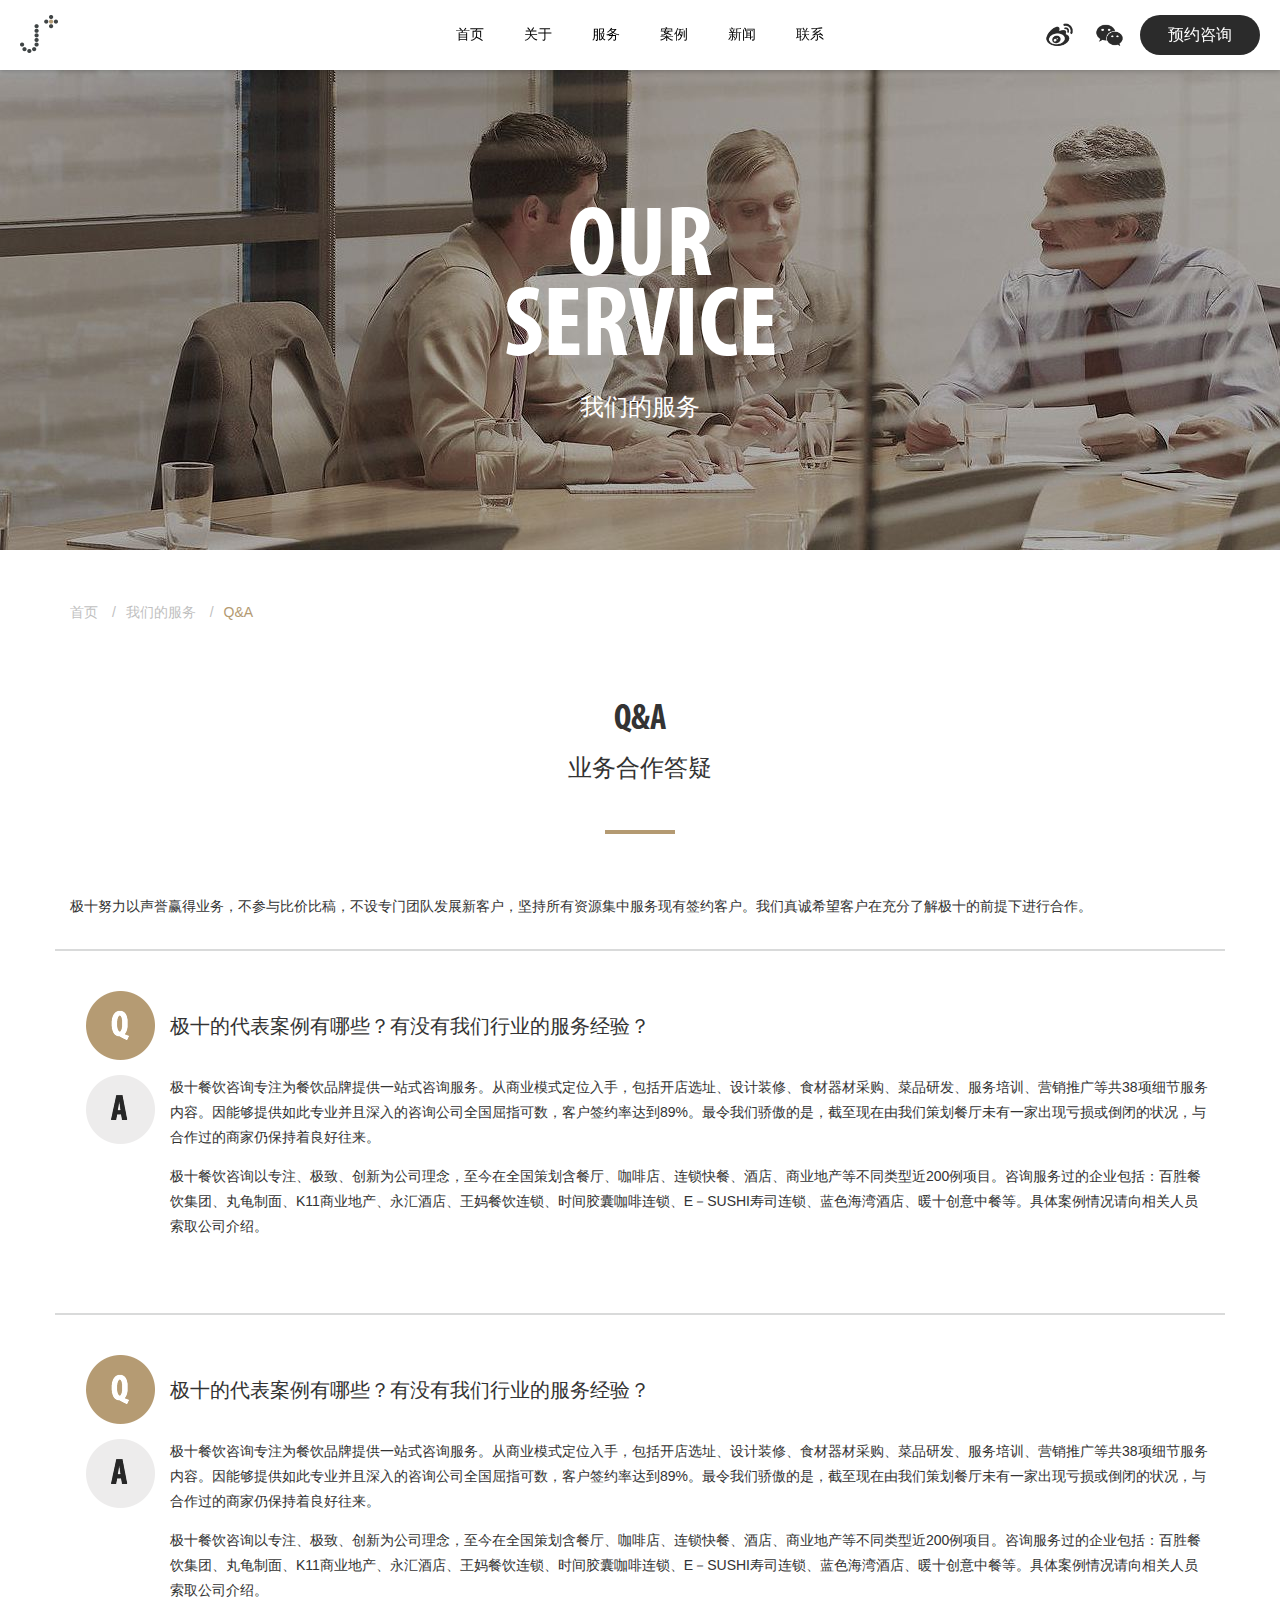
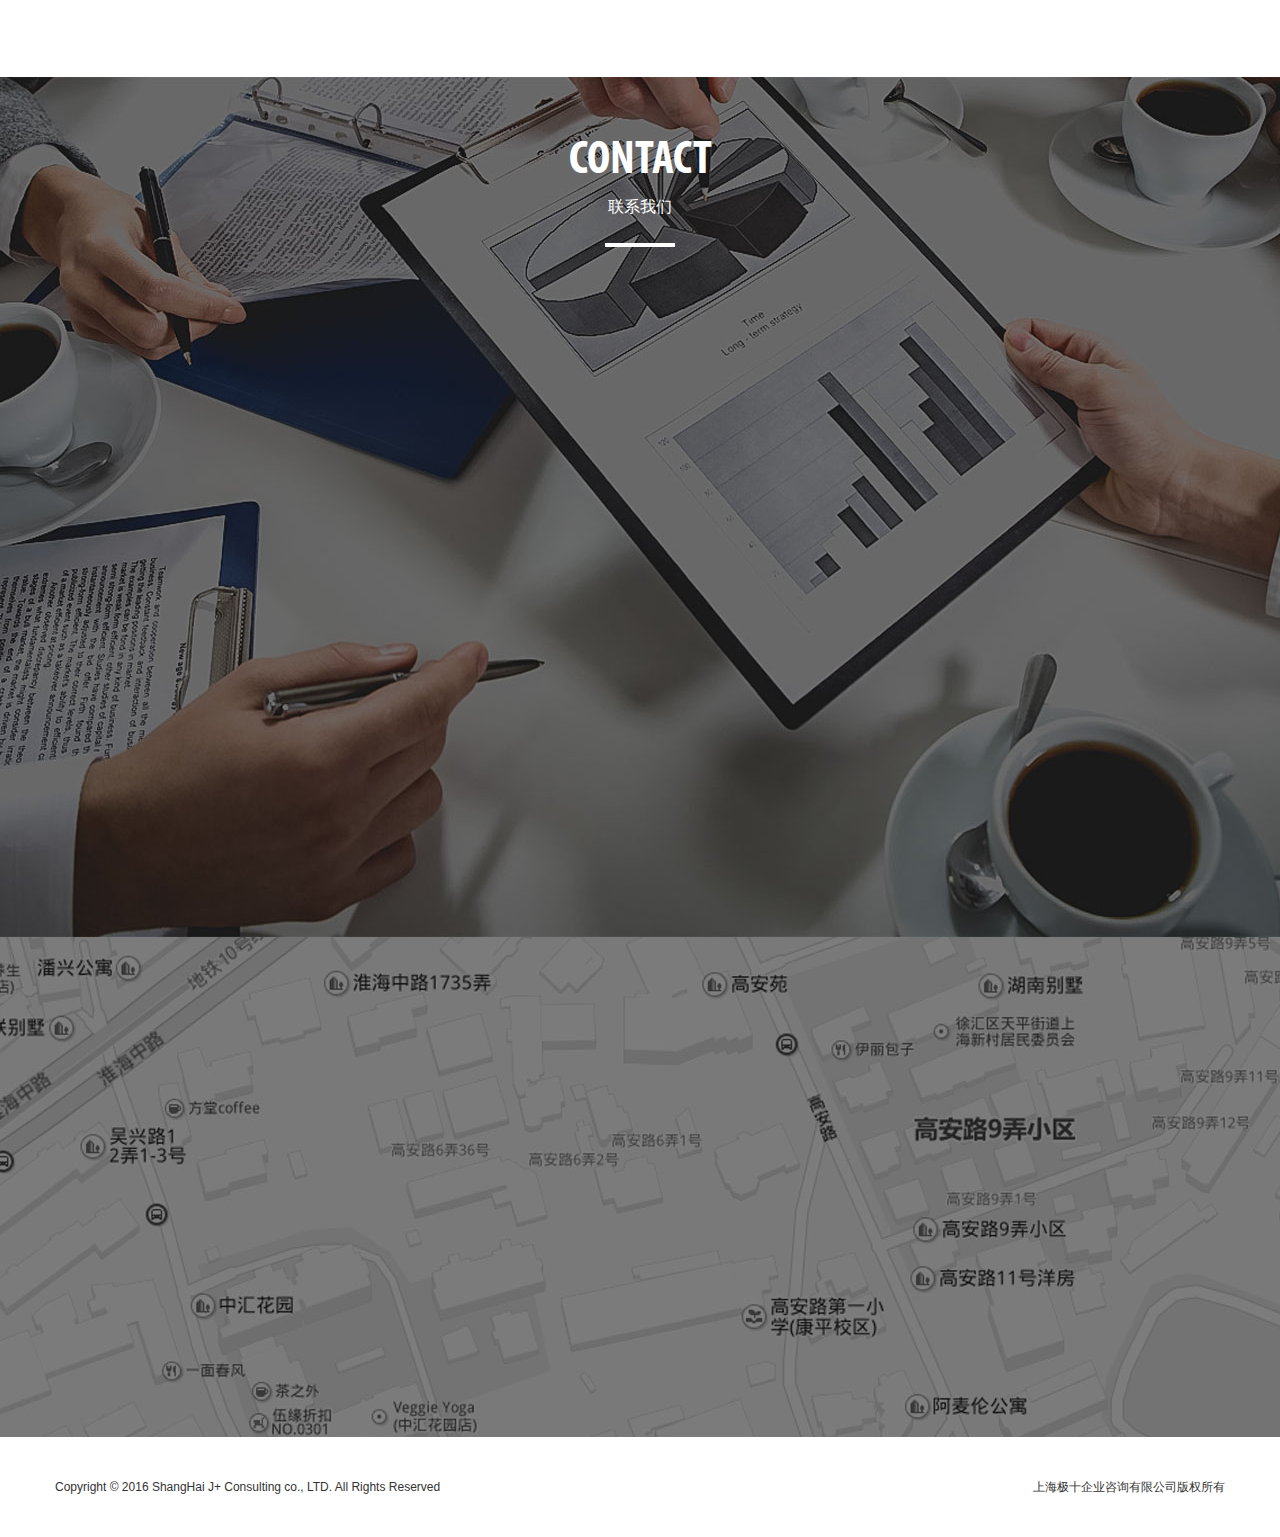
<file: service_qa.html>
<!DOCTYPE html>
<html lang="en">
<head>
    <title>关于我们-团队</title>
    <meta charset="UTF-8">
    <meta http-equiv="X-UA-Compatible" content="IE=edge,chrome=1">
    <meta name="viewport" content="width=device-width, initial-scale=1, maximum-scale=1, user-scalable=no">
    <link href="fonts/font/style.css" rel="stylesheet">
    <link href="fonts/icon/style.css" rel="stylesheet">
    <link href="css/bootstrap.css" rel="stylesheet">
    <link href="css/swiper.min.css" rel="stylesheet">
    <link href="css/animate.css" rel="stylesheet">
    <link href="css/common.css" rel="stylesheet">
    <link href="css/service_qa.css" rel="stylesheet">
    <script src="lib/jquery-2.2.4.min.js"></script>
    <script src="lib/swiper.jquery.min.js"></script>
    <script src="lib/wow.min.js"></script>
    <script src="src/common.js"></script>
    <script>
        $(document).ready(function(){
            jPlus.common.init();
        });
    </script>
</head>
<body>
    <div class="debug">
        <div class="inner"></div>
    </div>
    <div class="navContainer_m">
        <div class="container-fluid navPanel">
            <div class="logo_m">
                <img class="img-responsive center-block" src="images/logo_m.png"/>
            </div>
            <div class="row">
                <div class="col-xs-12"><a class="navItem" href="#">首页</a></div>
                <div class="col-xs-12"><a class="navItem" href="#">关于</a></div>
                <div class="col-xs-12"><a class="navItem" href="#">服务</a></div>
                <div class="col-xs-12"><a class="navItem" href="#">案例</a></div>
                <div class="col-xs-12"><a class="navItem" href="#">新闻</a></div>
                <div class="col-xs-12"><a class="navItem" href="#">联系</a></div>
            </div>
            <a class="advice" href="#">预约咨询</a>
            <div class="weixin">
                <img class="img-responsive" src="images/weixin_white.png"/>
            </div>
            <div class="weibo">
                <img class="img-responsive" src="images/weibo_white.png"/>
            </div>
        </div>
    </div>
    <div class="menuFlag">
        <img class="img-responsive center-block" src="images/menu_flag.png"/>
    </div>
    <div class="navContainer">
        <div class="logo">
            <img class="img-responsive" src="images/j_logo.png"/>
        </div>
        <ul class="navPanel">
            <li><a href="#">首页</a></li>
            <li><a href="#">关于</a></li>
            <li><a href="#">服务</a></li>
            <li><a href="#">案例</a></li>
            <li><a href="#">新闻</a></li>
            <li><a href="#">联系</a></li>
        </ul>
        <div class="otherPanel">
            <a class="advice" href="#">预约咨询</a>
            <div class="weixin">
                <img class="img-responsive" src="images/weixin_black.png"/>
            </div>
            <div class="weibo">
                <img class="img-responsive" src="images/weibo_black.png"/>
            </div>
        </div>
    </div>
    <div class="emptyDom"></div>
    <!--------------------------------------------------banner---------------------------------------------->
    <div class="banner container-fluid">
        <div class="enTitle">OUR</br>SERVICE</div>
        <div class="cnTitle">我们的服务</div>
    </div>
    <!--------------------------------------------------breadNavPanel---------------------------------------------->
    <div class="myContainer theText breadNavPanel">
        <a class="nav" href="#">首页</a>
        <a class="nav">我们的服务</a>
        <a class="nav activeNav">Q&A</a>
    </div>

    <div class="myContainer theText part1">
        <div class="subEnTitle">Q&A</div>
        <div class="subCnTitle">业务合作答疑</div>
        <div class="subTitleLine"></div>
        <div class="title">极十努力以声誉赢得业务，不参与比价比稿，不设专门团队发展新客户，坚持所有资源集中服务现有签约客户。我们真诚希望客户在充分了解极十的前提下进行合作。</div>
        <div class="row">
            <div class="col-xs-12 col-sm-12 colItem">
                <div class="question">
                    <div class="cir">
                        <img class="img-responsive center-block" src="images/service/q.png"/>
                    </div>
                    <div class="content">极十的代表案例有哪些？有没有我们行业的服务经验？</div>
                </div>
                <div class="answer">
                    <div class="cir">
                        <img class="img-responsive center-block" src="images/service/a.png"/>
                    </div>
                    <div class="content">
                        <p>极十餐饮咨询专注为餐饮品牌提供一站式咨询服务。从商业模式定位入手，包括开店选址、设计装修、食材器材采购、菜品研发、服务培训、营销推广等共38项细节服务内容。因能够提供如此专业并且深入的咨询公司全国屈指可数，客户签约率达到89%。最令我们骄傲的是，截至现在由我们策划餐厅未有一家出现亏损或倒闭的状况，与合作过的商家仍保持着良好往来。</p>
                        <p>极十餐饮咨询以专注、极致、创新为公司理念，至今在全国策划含餐厅、咖啡店、连锁快餐、酒店、商业地产等不同类型近200例项目。咨询服务过的企业包括：百胜餐饮集团、丸龟制面、K11商业地产、永汇酒店、王妈餐饮连锁、时间胶囊咖啡连锁、E－SUSHI寿司连锁、蓝色海湾酒店、暖十创意中餐等。具体案例情况请向相关人员索取公司介绍。</p>
                    </div>
                </div>
            </div>
            <div class="col-xs-12 col-sm-12 colItem">
                <div class="question">
                    <div class="cir">
                        <img class="img-responsive center-block" src="images/service/q.png"/>
                    </div>
                    <div class="content">极十的代表案例有哪些？有没有我们行业的服务经验？</div>
                </div>
                <div class="answer">
                    <div class="cir">
                        <img class="img-responsive center-block" src="images/service/a.png"/>
                    </div>
                    <div class="content">
                        <p>极十餐饮咨询专注为餐饮品牌提供一站式咨询服务。从商业模式定位入手，包括开店选址、设计装修、食材器材采购、菜品研发、服务培训、营销推广等共38项细节服务内容。因能够提供如此专业并且深入的咨询公司全国屈指可数，客户签约率达到89%。最令我们骄傲的是，截至现在由我们策划餐厅未有一家出现亏损或倒闭的状况，与合作过的商家仍保持着良好往来。</p>
                        <p>极十餐饮咨询以专注、极致、创新为公司理念，至今在全国策划含餐厅、咖啡店、连锁快餐、酒店、商业地产等不同类型近200例项目。咨询服务过的企业包括：百胜餐饮集团、丸龟制面、K11商业地产、永汇酒店、王妈餐饮连锁、时间胶囊咖啡连锁、E－SUSHI寿司连锁、蓝色海湾酒店、暖十创意中餐等。具体案例情况请向相关人员索取公司介绍。</p>
                    </div>
                </div>
            </div>
        </div>
    </div>
    <!--------------------------------------------------contact---------------------------------------------->
    <div class="container-fluid contact">
        <div class="part_enTitle">CONTACT</div>
        <div class="part_cnTitle">联系我们</div>
        <div class="titleLine"></div>
        <div class="myContainer contentContainer">
            <div class="row">
                <div class="wow fadeInLeft col-xs-12 col-sm-7 leftPanel">
                    <div class="leftContent">
                        <div class="title">让我们更了解您</div>
                        <div class="intro">感谢您一直以来对“极十餐饮合作社”的关注与信任。不管您是常客还是新朋，咨询前请把您遇到的“病状”列举清楚，方便我们见面时的深度交流。我们固执的认为，连填写表格耐心都没有的业主，我们无法与您合作沟通解决将会碰到的诸多问题。填完这张表单后，您可以坐等社长的传唤了。非常感谢</div>
                        <div class="inputPanel">
                            <label>我的餐饮品牌名称是</label>
                            <input type="text" placeholder="J+"/>
                        </div>
                        <a class="btnBase nextBtn" href="#">下一步</a>
                    </div>
                </div>
                <div class="wow fadeInRight col-xs-12 col-sm-5 rightPanel">
                    <div class="rightContent">
                        <div class="swiper-wrapper">
                            <div class="swiper-slide">
                                <div class="title">ShangHai</div>
                                <div class="subRow addr">
                                    <div class="icon">
                                        <img class="img-responsive" src="images/addr.png"/>
                                    </div>
                                    <div class="theText contentPanel">
                                        <div class="k">ADDRESS</div>
                                        <div class="v">上海市黄浦区鲁班路55号经纬国际大厦5楼</div>
                                    </div>
                                </div>
                                <div class="subRow phone">
                                    <div class="icon">
                                        <img class="img-responsive" src="images/phone.png"/>
                                    </div>
                                    <div class="theText contentPanel">
                                        <div class="k">TELPHONE</div>
                                        <div class="v">021 6304 6388 </br>18616138441（史远 ）</div>
                                    </div>
                                </div>
                                <div class="subRow mail">
                                    <div class="icon">
                                        <img class="img-responsive" src="images/mail.png"/>
                                    </div>
                                    <div class="theText contentPanel">
                                        <div class="k">E-MAIL</div>
                                        <div class="v">jojoshih@j10plus.com</div>
                                    </div>
                                </div>
                            </div>
                            <div class="swiper-slide">
                                <div class="title">ShangHai</div>
                                <div class="subRow addr">
                                    <div class="icon">
                                        <img class="img-responsive" src="images/addr.png"/>
                                    </div>
                                    <div class="theText contentPanel">
                                        <div class="k">ADDRESS</div>
                                        <div class="v">上海市黄浦区鲁班路55号经纬国际大厦5楼</div>
                                    </div>
                                </div>
                                <div class="subRow phone">
                                    <div class="icon">
                                        <img class="img-responsive" src="images/phone.png"/>
                                    </div>
                                    <div class="theText contentPanel">
                                        <div class="k">TELPHONE</div>
                                        <div class="v">021 6304 6388 </br>18616138441（史远 ）</div>
                                    </div>
                                </div>
                                <div class="subRow mail">
                                    <div class="icon">
                                        <img class="img-responsive" src="images/mail.png"/>
                                    </div>
                                    <div class="theText contentPanel">
                                        <div class="k">E-MAIL</div>
                                        <div class="v">jojoshih@j10plus.com</div>
                                    </div>
                                </div>
                            </div>
                            <div class="swiper-slide">
                                <div class="title">ShangHai</div>
                                <div class="subRow addr">
                                    <div class="icon">
                                        <img class="img-responsive" src="images/addr.png"/>
                                    </div>
                                    <div class="theText contentPanel">
                                        <div class="k">ADDRESS</div>
                                        <div class="v">上海市黄浦区鲁班路55号经纬国际大厦5楼</div>
                                    </div>
                                </div>
                                <div class="subRow phone">
                                    <div class="icon">
                                        <img class="img-responsive" src="images/phone.png"/>
                                    </div>
                                    <div class="theText contentPanel">
                                        <div class="k">TELPHONE</div>
                                        <div class="v">021 6304 6388 </br>18616138441（史远 ）</div>
                                    </div>
                                </div>
                                <div class="subRow mail">
                                    <div class="icon">
                                        <img class="img-responsive" src="images/mail.png"/>
                                    </div>
                                    <div class="theText contentPanel">
                                        <div class="k">E-MAIL</div>
                                        <div class="v">jojoshih@j10plus.com</div>
                                    </div>
                                </div>
                            </div>
                        </div>
                        <div class="swiper-pagination"></div>
                    </div>
                </div>
            </div>
        </div>
    </div>
    <div class="container-fluid map">
        <div class="wow zoomIn part_enTitle">FIND US FROM MAP</div>
        <a class="wow fadeInUp btnBase moreBtn" data-wow-duration="1s" data-wow-delay="0.2s" href="#">查看地图</a>
        <div class="row">
            <div class="co-sx-12 col-sm-12 mapPanel"></div>
        </div>
    </div>
    <div class="container-fluid footer">
        <div class="container">
            <div class="row">
                <div class="col-xs-12 col-sm-6 col-sm-push-6 cn_info">上海极十企业咨询有限公司版权所有</div>
                <div class="col-xs-12 col-sm-6 col-sm-pull-6 en_info">Copyright © 2016 ShangHai J+ Consulting co., LTD. All Rights Reserved</div>
            </div>
        </div>
    </div>
</body>
</html>
</file>
<file: fonts/font/style.css>
/** Generated by FG **/
@font-face {
	font-family: 'MyriadPro-BoldCond';
	src: url('../../fonts/font/MyriadPro-BoldCond.eot');
	src: local('☺'), url('../../fonts/font/MyriadPro-BoldCond.woff') format('woff'), url('../../fonts/font/MyriadPro-BoldCond.ttf') format('truetype'), url('../../fonts/font/MyriadPro-BoldCond.svg') format('svg');
	font-weight: normal;
	font-style: normal;
}

@font-face {
	font-family: 'MyriadPro-Regular';
	src: url('../../fonts/font/MyriadPro-Regular.eot');
	src: local('☺'), url('../../fonts/font/MyriadPro-Regular.woff') format('woff'), url('../../fonts/font/MyriadPro-Regular.ttf') format('truetype'), url('../../fonts/font/MyriadPro-Regular.svg') format('svg');
	font-weight: normal;
	font-style: normal;
}
</file>
<file: fonts/icon/style.css>
@font-face {
    font-family: 'icomoon';
    src:    url('../../fonts/icon/icomoon.eot?5qj347');
    src:    url('../../fonts/icon/icomoon.eot?5qj347#iefix') format('embedded-opentype'),
        url('../../fonts/icon/icomoon.ttf?5qj347') format('truetype'),
        url('../../fonts/icon/icomoon.woff?5qj347') format('woff'),
        url('../../fonts/icon/icomoon.svg?5qj347#icomoon') format('svg');
    font-weight: normal;
    font-style: normal;
}

[class^="icon-"], [class*=" icon-"] {
    /* use !important to prevent issues with browser extensions that change fonts */
    font-family: 'icomoon' !important;
    speak: none;
    font-style: normal;
    font-weight: normal;
    font-variant: normal;
    text-transform: none;
    line-height: 1;

    /* Better Font Rendering =========== */
    -webkit-font-smoothing: antialiased;
    -moz-osx-font-smoothing: grayscale;
}

.icon-arrowLeft:before {
    content: "\e900";
}
.icon-arrowRight:before {
    content: "\e901";
}
.icon-arrowDown:before {
    content: "\e902";
}
.icon-arrowUp:before {
    content: "\e903";
}
.icon-list:before {
    content: "\e904";
}
.icon-close:before {
    content: "\e905";
}
</file>
<file: css/index.css>
/*---------------------------------------公共部分---------------------------------------------*/

.debug{
    display: none;
    position: fixed;
    width: 100%;
    height: 100%;
}
.debug .inner{
    margin-left: auto;
    margin-right: auto;
    width: 1170px;
    height: 100%;
    border: solid 1px #FF0000;
}

html,body{
    width: 100%;
    height: 100%;
    font-family: 'Microsoft yahei', 微软雅黑,'HanHei SC', 'PingFang SC', 'Helvetica Neue', 'Helvetica', 'STHeitiSC-Light', Tahoma, Verdana, Arial, sans-serif;
    /*font-size: 62.5%;*/
}
a{
    color: #000000;
}
a:link {
    text-decoration: none;
}
a:visited {
    text-decoration: none;
}
a:hover {
    text-decoration: none;
}
a:active {
    text-decoration: none;
}
.myContainer {
    margin-right: auto;
    margin-left: auto;
    padding-left: 15px;
    padding-right: 15px;
}
@media (min-width: 768px) {
    .myContainer {
        width: 1170px;
    }
}
/*@media (min-width: 992px) {
    .myContainer {
        width: 970px;
    }
}
@media (min-width: 1200px) {
    .myContainer {
        width: 1170px;
    }
}*/


/*正文*/
.theText{
    font-size: 0.3rem;
    line-height: 0.5rem;
}
@media (min-width: 768px){
    .theText{
        font-size: 14px;
        line-height: 25px;
    }
}

.btnBase{
    display: block;
    border: 2px solid #c3c3c3;
    width: 2rem;
    height: 0.6rem;
    line-height: 0.56rem;
    font-size: 0.3rem;
    text-align: center;
    -moz-border-radius: 0.5rem;
    -webkit-border-radius: 0.5rem;
    border-radius:0.5rem;
}
@media (min-width: 768px){
    .btnBase{
        display: block;
        width: 100px;
        height: 30px;
        line-height: 26px;
        font-size: 14px;
        -moz-border-radius: 15px;
        -webkit-border-radius: 15px;
        border-radius:15px;
        -webkit-transition: 0.5s ease;
        -moz-transition: 0.5s ease;
        transition: 0.5s ease;
    }
    .btnBase:hover{
        color: #ffffff;
        background-color: #000000;
        border-color:#000;
    }
}

.part_enTitle{
    font-family: 'MyriadPro-BoldCond';
    margin-top: 0.8rem;
    text-align: center;
    font-size: 0.48rem;
}

.part_cnTitle{
    text-align: center;
    font-size: 0.36rem;
}

.titleLine{
    margin-top: 0.1rem;
    margin-left: auto;
    margin-right: auto;
    background-color: #b49a72;
    width: 1.2rem;
    height: 0.04rem;
}

@media (min-width: 768px){
    .part_enTitle{
        text-align: center;
        font-size: 48px;
    }

    .part_cnTitle{
        text-align: center;
        font-size: 16px;
    }

    .titleLine{
        margin-top: 25px;
        margin-left: auto;
        margin-right: auto;
        background-color: #b49a72;
        width: 70px;
        height: 4px;
    }
}

.trans{
    -webkit-transition: 0.5s ease;
    -moz-transition: 0.5s ease;
    transition: 0.5s ease;
}

/*---------------------------------------cover---------------------------------------------*/
.cover{
    position: relative;
    width: 100%;
    height: 100%;
    color: #ffffff;
}

.cover .swiper-slide{
    background-position: center;
    background-size: cover;
}

.cover .picBg, .cover .mBg{
    display: none;
}

.cover .coverTop{
    position: absolute;
    width: 100%;
    height: 100%;
    top: 0;
    overflow: hidden;
    z-index: 1;
}

.cover .logo{
    margin-top:20%;
}
.cover .logo img{
    width: 5rem;
}
.cover .intro{
    display: none;
}

.cover .intro_m{
    margin-top: 2rem;
    text-align: center;
    font-size: 0.35rem;
    letter-spacing: 0.1rem;
}

.cover .scrollTxt{
    position: absolute;
    left: 50%;
    margin-left: -50px;
    width: 100px;
    bottom:5%;
    text-align: center;
    overflow: hidden;
    cursor: pointer;
}

.cover .arrow{
    position: absolute;
    left: 50%;
    margin-left: -50px;
    width: 100px;
    bottom:5%;
    text-align: center;
    overflow: hidden;
    opacity: 0;
    cursor: pointer;
}

.animation_arrow{
    -webkit-animation:0.8s 0.8s ease infinite alternate;
    -webkit-animation-name:arrow_move;
    -moz-animation:0.8s 0.8s ease infinite alternate;
    -moz-animation-name:arrow_move;
}
@-webkit-keyframes arrow_move{
    0%{
        margin-bottom:30px;
        opacity: 0;
    }
    100%{
        margin-bottom:15px;
        opacity: 1;
    }
}

@media (min-width: 768px){
    .cover .logo{
        margin-top:7%;
    }
    .cover .logo img{
        width:30%;
    }
    .cover .intro{
        display: block;
        margin-top: 5%;
        text-align: center;
        font-size: 24px;
    }
    .cover .intro_m{
        display: none;
    }
}

/*---------------------------------------nav---------------------------------------------*/
.navContainer{
    display:none;
    position: fixed;
    top: -100px;
    width: 100%;
    height: 70px;
    background-color: rgba(255,255,255,0.99);
    z-index: 100;
    box-shadow: 0 1px 5px rgba(0, 0, 0, .25);
    opacity: 0;
    visibility: hidden;
    transition:opacity 0.6s ease, visibility 0.6s ease, top 0.4s ease;
}
.navContainer .logo{
    position: absolute;
}
.navContainer .navPanel{
    font-size: 14px;
    padding: 0;
    text-align: center;
}

.navContainer .navPanel li{
    list-style: none;
    display: inline-block;
    position: relative;
}
.navContainer .navPanel li a{
    line-height: 40px;
    display: block;
    padding: 0 18px;
}

.navContainer .otherPanel{
    position: absolute;
    top: 50%;
    right: 20px;
    margin-top: -20px;
}

.navContainer .advice{
    float: right;
    width: 120px;
    height: 40px;
    line-height: 40px;
    background-color: #2b2b2b;
    font-size: 16px;
    color: #ffffff;
    text-align: center;
    -moz-border-radius: 20px;
    -webkit-border-radius: 20px;
    border-radius:20px;
}
.navContainer .weixin{
    float: right;
    margin-right: 10px;
    width: 40px;
    font-size: 16px;
}
.navContainer .weibo{
    float: right;
    margin-right: 10px;
    width: 40px;
    font-size: 16px;
}

@media (min-width: 768px){
    .navContainer{
        display: block;
    }
}

/*---------------------------------------nav_m---------------------------------------------*/
.navContainer_m{
    position: fixed;
    top: 0;
    width: 100%;
    height: 100%;
    z-index: 100;
    visibility: hidden;
    opacity: 0;
}

.navContainer_m .navPanel{
    width: 100%;
    height: 100%;
    background-color: rgba(0,0,0,0.9);
}

.navContainer_m .logo_m{
    width: 2rem;
    margin-top: 0.6rem;
    margin-left: auto;
    margin-right: auto;
}

.navContainer_m .row{
    margin-top: 0.6rem;
}

.navContainer_m .navItem{
    display: block;
    text-align: center;
    font-size: 0.4rem;
    color: #ffffff;
    height: 1rem;
    line-height: 1rem;
    text-decoration: none;
}

.navContainer_m .advice{
    position: absolute;
    bottom: 0.6rem;
    right: 0.5rem;
    width: 2.4rem;
    height: 0.8rem;
    line-height: 0.8rem;
    background-color: #ffffff;
    font-size: 0.4rem;
    color: #2b2b2b;
    text-align: center;
    -moz-border-radius: 20px;
    -webkit-border-radius: 20px;
    border-radius:20px;
}
.navContainer_m .weixin{
    position: absolute;
    bottom:0.5rem;
    left: 0.5rem;
    width: 40px;
}
.navContainer_m .weibo{
    position: absolute;
    bottom:0.5rem;
    left: 1.5rem;
    width: 40px;
}

@media (min-width: 768px) {
    .navContainer_m{
        display: none;
    }
}

.menuFlag{
    position: fixed;
    top: 0.3rem;
    right: 0.3rem;
    width: 0.8rem;
    height: 0.8rem;
    background-color: #000;
    z-index: 101;
}
@media (min-width: 768px) {
    .menuFlag{
        display: none;
    }
}

/*---------------------------------------banner-------------------------------------------*/
.emptyDom{
    width: 100%;
    height: 0;
}

@media (min-width: 768px) {
    .emptyDom{
        height: 70px;
    }
}

.banner{
    position: relative;
    overflow: hidden;
    height: 9rem;
    padding-left: 0;
    padding-right: 0;
}

.banner .subItem{

}

.banner .sub1{
    position: absolute;
    width: 100%;
    top: 1.3rem;
    text-align: center;
    font-size: 0.48rem;
    line-height: 0.5rem;
    animation-delay: 0.9s;
}
.banner .sub1_1{
    position: absolute;
    top: 2.4rem;
    left: 50%;
    margin-left: -0.35rem;
    width: 0.7rem;
    height: 0.05rem;
    background-color: #b49a72;
    animation-delay: 0.5s;
}
.banner .sub2{
    position: absolute;
    width: 100%;
    top: 2.5rem;
    text-align: center;
    font-size: 1.1rem;
    animation-delay: 0.9s;
}
.banner .sub2_1{
    position: absolute;
    width: 100%;
    top:2.9rem;
    text-align: center;
    font-size: 1.1rem;
    animation-delay: 1.1s;
}
.banner .sub3{
    position: absolute;
    width: 100%;
    top: 4.3rem;
    text-align: center;
    font-size: 0.2rem;
    animation-delay: 1.2s;
}

.banner .sub4{
    position: absolute;
    left: 50%;
    margin-left: -2.05rem;
    width: 4.1rem;
    bottom: 0;
    animation-delay: 1s;
}

.banner .swiper-button-prev{
    width: 50px;
    background-image: url("../images/arrowLeft.svg");
    background-size: cover;
}

.banner .swiper-button-next{
    width: 50px;
    background-image: url("../images/arrowRight.svg");
    background-size: cover;
}

@media (min-width: 768px) {
    .banner{
        height: 900px;
    }
    .banner .sub1{
        top: 130px;
        text-align: center;
        font-size: 48px;
        line-height: 48px;
    }
    .banner .sub2{
        top:250px;
        font-size: 120px;
    }
    .banner .sub2_1{
        top:290px;
        font-size: 120px;
    }
    .banner .sub3{
        top:430px;
        font-size: 18px;
    }

    .banner .sub4{
        position: absolute;
        bottom: 0;
    }
}


/*---------------------------------------about---------------------------------------------*/

.about{
    margin-right: auto;
    margin-left: auto;
    padding-left: 15px;
    padding-right: 15px;
    border-top: solid 2px #e8e8e9;
    border-bottom: solid 2px #e8e8e9;
}

.about .row{
    background-color: #ffffff;
    position: relative;
}

.about .leftPanel{
    background-image: url("../images/about_m.jpg");
    background-repeat: no-repeat;
    background-size: cover;
    background-position: left center;
    height: 8rem;
}
.about .rightPanel{
    background-image: url("../images/about_right_bg.png");
    background-repeat: no-repeat;
    /*background-size: cover;*/
    background-position: 480px;
    overflow: hidden;
    padding-left: 0;
    padding-right: 0;
}

.about .scollPanel{

}
.about .contentPanel{
    padding-left: 15px;
    padding-right: 15px;
}
.about .intro{
    margin-top: 1rem;
    /*font-size: 0.3rem;*/
}
.about .moreBtn{
    margin-top: 1rem;
    margin-bottom: 1rem;
    margin-left: auto;
    margin-right: auto;
}

.about .btnPanel{
    position: absolute;
    top:8rem;
    left: 50%;
    margin-left: -1rem;
    margin-top: -1rem;
}

.about .prevBtn{
    float: left;
    width: 1rem;
    height: 1rem;
    line-height: 1rem;
    background-color: #ffffff;
    font-size: 0.6rem;
    text-align: center;
    cursor: pointer;
}
.about .prevBtn:hover{
    color: #ffffff;
    background-color: #b49b6d;
}

.about .nextBtn{
    float: left;
    width: 1rem;
    height: 1rem;
    line-height: 1rem;
    background-color: #ffffff;
    font-size: 0.6rem;
    text-align: center;
    cursor: pointer;
}
.about .nextBtn:hover{
    color: #ffffff;
    background-color: #b49b6d;
}

@media (min-width: 768px) {
    /*.about {
        min-width: 1170px;
        height: 700px;
    }*/
    .about .leftPanel{
        height: 700px;
        background-image: url("../images/about.jpg");
        background-position: right;
    }
    .about .rightPanel{

     }
    .about .contentPanel{
        padding-left: 140px;
        margin-right: 0;
    }
    .about .part_enTitle{
        text-align: left;
        margin-top: 140px;
    }
    .about .part_cnTitle{
        text-align: left;
    }
    .about .titleLine{
        margin-left: 0;
    }
    .about .intro{
        margin-top: 50px;
        /*font-size: 14px;*/
    }
    .about .moreBtn{
        margin-top: 80px;
        margin-left: 0;
    }
    .about .btnPanel{
        left: 50%;
        top: auto;
        bottom: 0;
        margin-left: -80px;
        margin-top:0;
    }

    .about .prevBtn{
        width: 80px;
        height: 80px;
        line-height: 80px;
        font-size: 45px;
    }
    .about .nextBtn{
        width: 80px;
        height: 80px;
        line-height: 80px;
        font-size: 45px;
    }
}


/*---------------------------------------service---------------------------------------------*/
.service{

}

.service .swiper-slide{
    width: 100%;
    padding-left: 15px;
    padding-right: 15px;
    padding-bottom: 20px;
}

.service .num{
    font-size: 120px;
    text-align: center;
}

.service .title{
    font-size: 24px;
    text-align: center;
}

.service .intro{
    margin-top: 25px;
    font-size: 12px;
    text-align: center;
    opacity: 0.6;
}
.service .swiper-button-prev{
    background-image: url("../images/arrowLeft.svg");
    background-size: cover;
}
.service .swiper-button-next{
    background-image: url("../images/arrowRight.svg");
    background-size: cover;
}


@media (min-width: 768px) {
    .service .swiper-slide{
        width: 25%;
        transition:transform 0.4s ease;
    }
    .service .swiper-slide:hover{
        transform:scale(1.15,1.15);
    }
    .service .swiper-button-prev{
        display: none;
    }
    .service .swiper-button-next{
        display: none;
    }
}

/*---------------------------------------portfolio---------------------------------------------*/
.portfolio{
    padding-left: 0;
    padding-right: 0;
}

.portfolio .part_enTitle{

}
.portfolio .part_cnTitle{

}
.portfolio .titleLine{
    /*margin-top: 0.2rem;*/
}

.portfolio .row{
    margin-left: 0;
    margin-right: 0;
}
.portfolio .row1{
    margin-top: 0.6rem;
}
.portfolio .imagePanel{
    position: relative;
}

.portfolio .imagePanel:hover >.detailPanel{
    opacity: 1;
}

.portfolio .imagePanel img{
    width: 100%;
}

.portfolio .col-xs-12{
    padding-left: 0;
    padding-right: 0;
}

.portfolio .detailPanel{
    position: absolute;
    color: #ffffff;
    top: 0;
    left: 0;
    width: 100%;
    height: 100%;
    background-color: rgba(0,0,0,0.95);
    opacity: 0;
    transition:opacity 0.5s ease;
}

.portfolio .date{
    margin-left: 0.5rem;
    margin-top: 0.5rem;
    font-size: 0.24rem;
}
.portfolio .title{
    margin-left: 0.5rem;
    margin-top: 1rem;
    font-size: 0.48rem;
}
.portfolio .intro{
    margin-left: 0.5rem;
    margin-top: 30px;
    font-size: 0.24rem;
}
.portfolio .detailBtn{
    margin-top: 0.5rem;
    margin-left: 0.5rem;
    color: #ffffff;
}

@media (min-width: 768px) {
    .portfolio{

    }

    .portfolio .row{
        margin-left: -15px;
        margin-right: -15px;
    }

    .portfolio .row1{
        margin-top: 30px;
        height: 500px;
        overflow: hidden;
    }

    .portfolio .row2{
        margin-top: 30px;
    }
    .portfolio .item{
        padding-left: 15px;
        padding-right: 15px;
    }

    .portfolio .imagePanel{
        height: 100%;
    }

    .portfolio .date{
        margin-left: 50px;
        margin-top: 50px;
        font-size: 14px;
    }
    .portfolio .title{
        margin-left: 50px;
        margin-top: 120px;
        font-size: 24px;
    }
    .portfolio .intro{
        margin-left: 50px;
        margin-top: 30px;
        font-size: 14px;
    }
    .portfolio .detailBtn{
        margin-top: 60px;
        margin-left: 50px;

    }

    .portfolio .itemSmall .title{
        margin-top: 20px;
    }

    .portfolio .itemSmall .detailBtn{
        margin-top: 20px;
    }



}
/*---------------------------------------ceo---------------------------------------------*/
.ceo{
    margin-top: 0.9rem;
    background-image: url("../images/ceo_m.jpg");
    background-repeat: no-repeat;
    background-size: cover;
    background-position: center center;
    height: 7rem;
}

.ceo .part_cnTitle{
    margin-top: 0.7rem;
    text-align: left;
    font-size: 0.48rem;
}

.ceo .titleLine{
    margin-top: 0.2rem;
    margin-left: 0;
    width: 0.8rem;
}
.ceo .intro{
    margin-top: 0.5rem;
    width: 4rem;
    font-size: 0.24rem;
    line-height: 0.32rem;
    color: #2b2b2b;
    opacity: 0.6;
}

.ceo .btnContainer{
    margin-top: 0.5rem;
}

.ceo .toClient{
    margin-top: 0.3rem;
}

@media (min-width: 768px) {
    .ceo{
        margin-top: 90px;
        background-image: url("../images/ceo.jpg");
        background-position: center center;
        /*height: 700px;*/
    }
    .ceo .part_cnTitle{
        margin-top: 130px
    }
    .ceo .intro{
        margin-top: 50px;
        font-size: 14px;
        line-height: 25px;
    }
    .ceo .btnContainer{
        margin-top: 90px;
    }
    .ceo .moreBtn{
        float: left;
    }
    .ceo .toClient{
        margin-top: 0;
        margin-left: 30px;
        float: left;
    }

}

/*---------------------------------------news---------------------------------------------*/
.news{

}

.news .row{
    margin-top: 0.4rem;
}

.news .newsItem {
    border-bottom: solid 1px #e8e8e9;
    height: 1.6rem;
    overflow: hidden;
    transition: height 0.5s ease;
}
.news .newsItem:hover{
    color: #000000;
}

.news .newsItem .sortRec{
    margin-top: 0.3rem;
    float: left;
    width: 2rem;
    height: 0.6rem;
    line-height: 0.6rem;
    color: #ffffff;
    background-color: #000;
    text-align: center;
    font-size: 0.3rem;
    overflow: hidden;
}
.news .newsItem .newsTitle{
    float: left;
    margin-left: 0.3rem;
    margin-top: 0.3rem;
    width: 4.2rem;
    font-size: 0.3rem;
    transition:opacity 0.5s ease;

}
.news .newsItem .date{
    position: absolute;
    width: 2rem;
    top: 1rem;
    text-align: center;
    font-size: 0.3rem;
    opacity: 0.5;
}
.news .newsItem .arrow{
    position: absolute;
    right: 0.2rem;
    top: 50%;
    width: 0.2rem;
    margin-top: -0.15rem;
}


.news .moreBtn{
    margin-top: 0.6rem;
    margin-left: auto;
    margin-right: auto;
}

.news .openPanel{
    position: absolute;
    top: 0;
    height: 200px;
    opacity: 0;
    transition:opacity 0.5s ease;
}
.news .openPanel .thumb{
    float: left;
}
.news .openPanel .contentPanel{
    margin-left: 30px;
    width: 470px;
    float: left;
}

.news .openPanel .title{
    margin-top: 50px;
    font-size: 14px;
}
.news .openPanel .intro{
    margin-top: 20px;
    font-size: 12px;
    opacity: 0.6;
}

@media (min-width: 768px) {
    .news .row{
        margin-top: 40px;
    }
    .news .part_enTitle{
        margin-top: 90px;
    }
    .news .newsItem{
        position: relative;
        padding-left: 0;
        height: 90px;
        /*line-height: 90px;*/
    }
    .news .newsItem .sortRec{
        margin-top: 30px;
        font-size: 14px;
        color: #ffffff;
        width: 100px;
        height: 30px;
        line-height: 30px;
    }
    .news .newsItem .newsTitle{
        font-size: 14px;
        margin-top: 0;
        margin-left: 30px;
        width: 825px;
        line-height: 90px;
        overflow: hidden;
    }
    .news .newsItem .date{
        position: static;
        float: left;
        margin-left: 30px;
        width: 80px;
        line-height: 90px;
        font-size: 12px;
        text-align: left;

    }
    .news .newsItem .arrow{
        margin-top: -10px;
    }

    .newsItem:hover{
        height: 200px;
    }
    .newsItem:hover >.newsTitle{
        opacity: 0;
    }
    .newsItem:hover >.openPanel{
        opacity: 1;
    }
}

/*---------------------------------------partners---------------------------------------------*/
.partners{

}

.partners .row{
    margin-top: 0.5rem;
    margin-bottom: 0.8rem;
}
/*---------------------------------------contact---------------------------------------------*/
.contact{
    background-color: #9d9d9d;
    background-image: url("../images/contact_bg.jpg");
    background-repeat: no-repeat;
    background-size: cover;
    background-position: center center;
}
.contact .part_enTitle{
    color: #ffffff;
}
.contact .part_cnTitle{
    color: #ffffff;
}
.contact .titleLine{
    background-color: #ffffff;
}
.contact .contentContainer{
    margin-top: 0.5rem;
}
.contact .leftPanel{
    padding-left: 0;
    padding-right: 0;
}

.contact .leftContent{
    padding: 0.5rem;
    background-color: #ffffff;
    height: 100%;
    overflow: hidden;
}

.contact .leftContent .title{
    text-align: center;
    font-size: 0.5rem;
}

.contact .leftContent .intro{
    font-size: 0.3rem;
    margin-top: 0.3rem;
    line-height: 0.4rem;
    opacity: 0.5;
}

.contact .leftContent .inputPanel{
    margin-top: 0.6rem;
    font-size: 0.4rem;
    overflow: hidden;
}

.contact .leftContent .inputPanel label{
    float: left;
    font-weight:normal;
}

.contact .leftContent .inputPanel input{
    float: left;

    width: 200px;
    border: none;
    border-bottom: dashed 2px #d5d5d5;
}

.contact .leftContent .nextBtn{
    margin-top: 0.5rem;
    margin-left: auto;
    margin-right: auto;
    border: none;
    color: #ffffff;
    background-color: #000;
}

/*.contact .rightPanel{
    height: 520px;
    background-color: #cccccc;
}*/

.contact .rightPanel{
    margin-top: 0.5rem;
    margin-bottom: 1rem;
    padding-left: 0;
    padding-right: 0;
}

.contact .rightContent{
    width: 100%;
    height: 100%;
    background-color: #ffffff;
    overflow: hidden;
}

.contact .rightPanel .title{
    margin-left: 0.7rem;
    margin-top: 0.5rem;
    font-size: 0.5rem;
}

.contact .rightPanel .subRow{
    clear: both;
    overflow: hidden;
    margin-left: 0.7rem;
    margin-top: 0.2rem;
}

.contact .rightPanel .icon{
    float: left;
    width: 0.4rem;
}

.contact .rightPanel .contentPanel{
    float: left;
    margin-left: 15px;
    border-bottom: solid 1px #d9dada;
    width: 4.5rem;
}

.contact .rightPanel .mail .contentPanel{
    border-bottom: none;
    margin-bottom: 20px;
}

.contact .rightPanel .k{

}
.contact .rightPanel .v{
    opacity: 0.5;
    margin-bottom: 0.2rem;
}
.contact .rightPanel .swiper-pagination{
    top: 0;
    left: 4.5rem;
    width: auto;
}
.contact .rightPanel .swiper-pagination-bullet{
    width: 0.3rem;
    height: 0.3rem;
    background: none;
    border: solid 2px #2b2b2b;
}
.contact .rightPanel .swiper-pagination-bullet-active{
    border: solid 3px #2b2b2b;
}


.contact .mapPanel{
    height: 500px;
}

@media (min-width: 768px) {
    .contact{
        height: 860px;
    }
    .contact .part_enTitle{
        margin-top: 50px;
    }
    .contact .contentContainer{
        margin-top: 40px;
    }
    .contact .leftPanel{
        padding-right: 15px;
    }
    .contact .leftContent {
        padding: 50px 100px 70px 100px;
    }
    .contact .leftContent .title{
        text-align: center;
        font-size: 36px;
    }

    .contact .leftContent .intro{
        font-size: 14px;
        line-height: 25px;
        opacity: 0.5;
    }
    .contact .leftContent .inputPanel label{
        font-size: 24px;
    }

    .contact .leftContent .inputPanel input{
        margin-left: 20px;
        font-size: 24px;
    }
    .contact .leftContent .nextBtn{
        margin-top: 65px;
        margin-left: 0;
    }

    .contact .rightPanel{
        margin-top: 0;
        padding-left: 15px;
        padding-right: 0;
        height: 520px;
    }
    .contact .rightPanel .title{
        margin-left: 70px;
        margin-top: 50px;
        font-size: 48px;
    }
    .contact .rightPanel .subRow{
        margin-left: 70px;
        margin-top: 20px;
    }
    .contact .rightPanel .contentPanel{
        width: 285px;
    }
    .contact .rightPanel .k{
        font-size: 18px;
    }
    .contact .rightPanel .v{
        margin-bottom: 20px;
    }
    .contact .rightPanel .swiper-pagination{
        left: 350px;
    }
    .contact .rightPanel .swiper-pagination-bullet{
        width: 20px;
        height: 20px;
        background: none;
        border: solid 2px #2b2b2b;
    }
    .contact .rightPanel .swiper-pagination-bullet-active{
        width: 22px;
        height: 22px;
        border: solid 3px #2b2b2b;
    }

}

/*---------------------------------------map---------------------------------------------*/
.map{
    height: 6rem;
    background-repeat: no-repeat;
    background-size: cover;
    background-position: center center;
    background-image: url("../images/map_m.jpg");
}

.map .part_enTitle{
    margin-top: 1.8rem;
    color: #ffffff;
}

.map .moreBtn{
    color: #ffffff;
    margin-top: 0.2rem;
    margin-left: auto;
    margin-right: auto;
}

@media (min-width: 768px) {
    .map{
        height: 500px;
        background-image: url("../images/map.jpg");
    }
    .map .part_enTitle{
        margin-top: 170px;
    }
    .map .moreBtn{
        margin-top: 15px;
    }
}

/*---------------------------------------footer---------------------------------------------*/

.footer{
    height: 1.2rem;
    line-height: 0.4rem;
    /*line-height: 100px;*/
}
.footer .cn_info{
    margin-top: 0.3rem;
    padding: 0;
    font-size: 0.28rem;
    text-align: center;
}
.footer .en_info{
    padding: 0;
    font-size: 0.18rem;
    text-align: center;
}

@media (min-width: 768px) {
    .footer{
        height: 100px;
        line-height: 100px;
    }
    .footer .cn_info{
        margin-top: 0;
        font-size: 12px;
        text-align: right;
    }
    .footer .en_info{
        font-size: 12px;
        text-align: left;
    }
}
</file>
<file: css/common.css>
/*---------------------------------------公共部分---------------------------------------------*/

.debug{
    display: none;
    position: fixed;
    width: 100%;
    height: 100%;
}
.debug .inner{
    margin-left: auto;
    margin-right: auto;
    width: 1170px;
    height: 100%;
    border: solid 1px #FF0000;
}

html,body{
    width: 100%;
    height: 100%;
    font-family: 'Microsoft yahei', 微软雅黑,'HanHei SC', 'PingFang SC', 'Helvetica Neue', 'Helvetica', 'STHeitiSC-Light', Tahoma, Verdana, Arial, sans-serif;
    /*font-size: 62.5%;*/
}
a{
    color: #000000;
}
a:link {
    text-decoration: none;
}
a:visited {
    text-decoration: none;
}
a:hover {
    text-decoration: none;
}
a:active {
    text-decoration: none;
}
.myContainer {
    margin-right: auto;
    margin-left: auto;
    padding-left: 15px;
    padding-right: 15px;
}
@media (min-width: 768px) {
    .myContainer {
        width: 1170px;
    }
}
/*@media (min-width: 992px) {
    .myContainer {
        width: 970px;
    }
}
@media (min-width: 1200px) {
    .myContainer {
        width: 1170px;
    }
}*/


/*正文*/
.theText{
    font-size: 0.3rem;
    line-height: 0.5rem;
}
@media (min-width: 768px){
    .theText{
        font-size: 14px;
        line-height: 25px;
    }
}

.btnBase{
    display: block;
    overflow: hidden;
    border: 2px solid #c3c3c3;
    width: 2rem;
    height: 0.6rem;
    line-height: 0.56rem;
    font-size: 0.3rem;
    text-align: center;
    -moz-border-radius: 0.5rem;
    -webkit-border-radius: 0.5rem;
    border-radius:0.5rem;
}
@media (min-width: 768px){
    .btnBase{
        display: block;
        width: 100px;
        height: 30px;
        line-height: 26px;
        font-size: 14px;
        -moz-border-radius: 15px;
        -webkit-border-radius: 15px;
        border-radius:15px;
        -webkit-transition: 0.5s ease;
        -moz-transition: 0.5s ease;
        transition: 0.5s ease;
    }
    .btnBase:hover{
        color: #ffffff;
        background-color: #000000;
        border-color:#000;
    }
}

/**/
.iconBtnBse{
    display: inline-block;
    overflow: hidden;
    background-color: #d9dada;
    text-align: center;
    color: #ffffff;
    margin-left: 10px;
    margin-right: 10px;
    width: 1rem;
    height: 1rem;
    line-height: 1rem;
    font-size: 0.6rem;
    -webkit-transition: 0.5s ease;
    -moz-transition: 0.5s ease;
    transition: 0.5s ease;
}
.iconBtnBse:hover{
    color: #ffffff;
    background-color: #b49a72;
}

@media (min-width: 768px){
    .iconBtnBse{
        margin-left: 10px;
        margin-right: 10px;
        text-align: center;
        font-size: 40px;
        width: 70px;
        height: 70px;
        line-height: 70px;
        overflow: hidden;
    }
}

/**/
.part_enTitle{
    font-family: 'MyriadPro-BoldCond';
    margin-top: 0.8rem;
    text-align: center;
    font-size: 0.48rem;
}

.part_cnTitle{
    text-align: center;
    font-size: 0.36rem;
}

.titleLine{
    margin-top: 0.1rem;
    margin-left: auto;
    margin-right: auto;
    background-color: #b49a72;
    width: 1.2rem;
    height: 0.04rem;
}

@media (min-width: 768px){
    .part_enTitle{
        text-align: center;
        font-size: 48px;
    }

    .part_cnTitle{
        text-align: center;
        font-size: 16px;
    }

    .titleLine{
        margin-top: 25px;
        margin-left: auto;
        margin-right: auto;
        background-color: #b49a72;
        width: 70px;
        height: 4px;
    }
}

.subEnTitle{
    font-family: 'MyriadPro-BoldCond';
    margin-top: 0.8rem;
    text-align: center;
    font-size: 0.6rem;
}

.subCnTitle{
    text-align: center;
    font-size: 0.36rem;
}

.subTitleLine{
    margin-top: 0.4rem;
    margin-bottom: 0.5rem;
    margin-left: auto;
    margin-right: auto;
    background-color: #b49a72;
    width: 1.2rem;
    height: 0.04rem;
}

@media (min-width: 768px){
    .subEnTitle{
        text-align: center;
        font-size: 36px;
        line-height: 30px;
    }

    .subCnTitle{
        margin-top: 20px;
        text-align: center;
        font-size: 24px;
    }

    .subTitleLine{
        margin-top: 50px;
        margin-bottom: 60px;
        margin-left: auto;
        margin-right: auto;
        background-color: #b49a72;
        width: 70px;
        height: 4px;
    }
}

.trans{
    -webkit-transition: 0.5s ease;
    -moz-transition: 0.5s ease;
    transition: 0.5s ease;
}


/*---------------------------------------nav---------------------------------------------*/
.navContainer{
    display: none;
    position: fixed;
    width: 100%;
    height: 70px;
    background-color: rgba(255,255,255,0.99);
    z-index: 100;
    box-shadow: 0 1px 5px rgba(0, 0, 0, .25);
}
.navContainer .logo{
    position: absolute;
}
.navContainer .navPanel{
    font-size: 14px;
    padding: 0;
    text-align: center;
}

.navContainer .navPanel li{
    list-style: none;
    display: inline-block;
    position: relative;
}
.navContainer .navPanel li a{
    line-height: 40px;
    display: block;
    padding: 0 18px;
}

.navContainer .otherPanel{
    position: absolute;
    top: 50%;
    right: 20px;
    margin-top: -20px;
}

.navContainer .advice{
    float: right;
    width: 120px;
    height: 40px;
    line-height: 40px;
    background-color: #2b2b2b;
    font-size: 16px;
    color: #ffffff;
    text-align: center;
    -moz-border-radius: 20px;
    -webkit-border-radius: 20px;
    border-radius:20px;
}
.navContainer .weixin{
    float: right;
    margin-right: 10px;
    width: 40px;
    font-size: 16px;
}
.navContainer .weibo{
    float: right;
    margin-right: 10px;
    width: 40px;
    font-size: 16px;
}

@media (min-width: 768px){
    .navContainer{
        display: block;
    }
}

/*---------------------------------------nav_m---------------------------------------------*/
.navContainer_m{
    position: fixed;
    top: 0;
    width: 100%;
    height: 100%;
    z-index: 100;
    visibility: hidden;
    opacity: 0;
}

.navContainer_m .navPanel{
    width: 100%;
    height: 100%;
    background-color: rgba(0,0,0,0.9);
}

.navContainer_m .logo_m{
    width: 2rem;
    margin-top: 0.6rem;
    margin-left: auto;
    margin-right: auto;
}

.navContainer_m .row{
    margin-top: 0.6rem;
}

.navContainer_m .navItem{
    display: block;
    text-align: center;
    font-size: 0.4rem;
    color: #ffffff;
    height: 1rem;
    line-height: 1rem;
    text-decoration: none;
}

.navContainer_m .advice{
    position: absolute;
    bottom: 0.6rem;
    right: 0.5rem;
    width: 2.4rem;
    height: 0.8rem;
    line-height: 0.8rem;
    background-color: #ffffff;
    font-size: 0.4rem;
    color: #2b2b2b;
    text-align: center;
    -moz-border-radius: 20px;
    -webkit-border-radius: 20px;
    border-radius:20px;
}
.navContainer_m .weixin{
    position: absolute;
    bottom:0.5rem;
    left: 0.5rem;
    width: 40px;
}
.navContainer_m .weibo{
    position: absolute;
    bottom:0.5rem;
    left: 1.5rem;
    width: 40px;
}

@media (min-width: 768px) {
    .navContainer_m{
        display: none;
    }
}

.menuFlag{
    position: fixed;
    top: 0.3rem;
    right: 0.3rem;
    width: 0.8rem;
    height: 0.8rem;
    background-color: #000;
    z-index: 101;
}
@media (min-width: 768px) {
    .menuFlag{
        display: none;
    }
}

.emptyDom{
    width: 100%;
    height: 0;
}

@media (min-width: 768px) {
    .emptyDom{
        height: 70px;
    }
}

/*---------------------------------------banner---------------------------------------------*/
.banner{
    color: #ffffff;
    text-align: center;
    height: 6rem;
    background-repeat: no-repeat;
    background-position: center center;
    background-size: cover;
}

.banner .enTitle{
    margin-top: 2rem;
    font-size: 1rem;
    line-height: 0.8rem;
    font-family: 'MyriadPro-BoldCond';
}

.banner .cnTitle{
    font-size: 0.3rem;
}

@media (min-width: 768px) {
    .banner{
        height: 480px;
    }
    .banner .enTitle{
        margin-top: 140px;
        font-size: 100px;
        line-height: 80px;
    }
    .banner .cnTitle{
        margin-top: 20px;
        font-size: 24px;
    }
}

/*---------------------------------------breadNavPanel---------------------------------------------*/
.breadNavPanel{
    margin-top: 0.5rem;
}
.breadNavPanel .nav{
    color: #bfbfbf;
}

.breadNavPanel .nav:before{
    content: "/";
    color: #bfbfbf;
    margin-left: 10px;
    margin-right: 10px;
}

.breadNavPanel .nav:first-child:before{
    display: none;
}

.breadNavPanel .activeNav{
    color: #b49a72;
}
@media (min-width: 768px) {
    .breadNavPanel{
        margin-top: 50px;
    }
}

/*---------------------------------------contact---------------------------------------------*/
.contact{
    background-color: #9d9d9d;
    background-image: url("../images/contact_bg.jpg");
    background-repeat: no-repeat;
    background-size: cover;
    background-position: center center;
}
.contact .part_enTitle{
    color: #ffffff;
}
.contact .part_cnTitle{
    color: #ffffff;
}
.contact .titleLine{
    background-color: #ffffff;
}
.contact .contentContainer{
    margin-top: 0.5rem;
}
.contact .leftPanel{
    padding-left: 0;
    padding-right: 0;
}

.contact .leftContent{
    padding: 0.5rem;
    background-color: #ffffff;
    height: 100%;
    overflow: hidden;
}

.contact .leftContent .title{
    text-align: center;
    font-size: 0.5rem;
}

.contact .leftContent .intro{
    font-size: 0.3rem;
    margin-top: 0.3rem;
    line-height: 0.4rem;
    opacity: 0.5;
}

.contact .leftContent .inputPanel{
    margin-top: 0.6rem;
    font-size: 0.4rem;
    overflow: hidden;
}

.contact .leftContent .inputPanel label{
    float: left;
    font-weight:normal;
}

.contact .leftContent .inputPanel input{
    float: left;

    width: 200px;
    border: none;
    border-bottom: dashed 2px #d5d5d5;
}

.contact .leftContent .nextBtn{
    margin-top: 0.5rem;
    margin-left: auto;
    margin-right: auto;
    border: none;
    color: #ffffff;
    background-color: #000;
}

/*.contact .rightPanel{
    height: 520px;
    background-color: #cccccc;
}*/

.contact .rightPanel{
    margin-top: 0.5rem;
    margin-bottom: 1rem;
    padding-left: 0;
    padding-right: 0;
}

.contact .rightContent{
    width: 100%;
    height: 100%;
    background-color: #ffffff;
    overflow: hidden;
}

.contact .rightPanel .title{
    margin-left: 0.7rem;
    margin-top: 0.5rem;
    font-size: 0.5rem;
}

.contact .rightPanel .subRow{
    clear: both;
    overflow: hidden;
    margin-left: 0.7rem;
    margin-top: 0.2rem;
}

.contact .rightPanel .icon{
    float: left;
    width: 0.4rem;
}

.contact .rightPanel .contentPanel{
    float: left;
    margin-left: 15px;
    border-bottom: solid 1px #d9dada;
    width: 4.5rem;
}

.contact .rightPanel .mail .contentPanel{
    border-bottom: none;
    margin-bottom: 20px;
}

.contact .rightPanel .k{

}
.contact .rightPanel .v{
    opacity: 0.5;
    margin-bottom: 0.2rem;
}
.contact .rightPanel .swiper-pagination{
    top: 0;
    left: 4.5rem;
    width: auto;
}
.contact .rightPanel .swiper-pagination-bullet{
    width: 0.3rem;
    height: 0.3rem;
    background: none;
    border: solid 2px #2b2b2b;
}
.contact .rightPanel .swiper-pagination-bullet-active{
    border: solid 3px #2b2b2b;
}


.contact .mapPanel{
    height: 500px;
}

@media (min-width: 768px) {
    .contact{
        height: 860px;
    }
    .contact .part_enTitle{
        margin-top: 50px;
    }
    .contact .contentContainer{
        margin-top: 40px;
    }
    .contact .leftPanel{
        padding-right: 15px;
    }
    .contact .leftContent {
        padding: 50px 100px 70px 100px;
    }
    .contact .leftContent .title{
        text-align: center;
        font-size: 36px;
    }

    .contact .leftContent .intro{
        font-size: 14px;
        line-height: 25px;
        opacity: 0.5;
    }
    .contact .leftContent .inputPanel label{
        font-size: 24px;
    }

    .contact .leftContent .inputPanel input{
        margin-left: 20px;
        font-size: 24px;
    }
    .contact .leftContent .nextBtn{
        margin-top: 65px;
        margin-left: 0;
    }

    .contact .rightPanel{
        margin-top: 0;
        padding-left: 15px;
        padding-right: 0;
        height: 520px;
    }
    .contact .rightPanel .title{
        margin-left: 70px;
        margin-top: 50px;
        font-size: 48px;
    }
    .contact .rightPanel .subRow{
        margin-left: 70px;
        margin-top: 20px;
    }
    .contact .rightPanel .contentPanel{
        width: 285px;
    }
    .contact .rightPanel .k{
        font-size: 18px;
    }
    .contact .rightPanel .v{
        margin-bottom: 20px;
    }
    .contact .rightPanel .swiper-pagination{
        left: 350px;
    }
    .contact .rightPanel .swiper-pagination-bullet{
        width: 20px;
        height: 20px;
        background: none;
        border: solid 2px #2b2b2b;
    }
    .contact .rightPanel .swiper-pagination-bullet-active{
        width: 22px;
        height: 22px;
        border: solid 3px #2b2b2b;
    }

}

/*---------------------------------------map---------------------------------------------*/
.map{
    height: 6rem;
    background-repeat: no-repeat;
    background-size: cover;
    background-position: center center;
    background-image: url("../images/map_m.jpg");
}

.map .part_enTitle{
    margin-top: 1.8rem;
    color: #ffffff;
}

.map .moreBtn{
    color: #ffffff;
    margin-top: 0.2rem;
    margin-left: auto;
    margin-right: auto;
}

@media (min-width: 768px) {
    .map{
        height: 500px;
        background-image: url("../images/map.jpg");
    }
    .map .part_enTitle{
        margin-top: 170px;
    }
    .map .moreBtn{
        margin-top: 15px;
    }
}

/*---------------------------------------footer---------------------------------------------*/

.footer{
    height: 1.2rem;
    line-height: 0.4rem;
    /*line-height: 100px;*/
}
.footer .cn_info{
    margin-top: 0.3rem;
    padding: 0;
    font-size: 0.28rem;
    text-align: center;
}
.footer .en_info{
    padding: 0;
    font-size: 0.18rem;
    text-align: center;
}

@media (min-width: 768px) {
    .footer{
        height: 100px;
        line-height: 100px;
    }
    .footer .cn_info{
        margin-top: 0;
        font-size: 12px;
        text-align: right;
    }
    .footer .en_info{
        font-size: 12px;
        text-align: left;
    }
}
</file>
<file: css/about_ceo.css>
.banner{
    background-image: url("../images/about/banner.jpg");
}

.ceo{
    margin-left: -15px;
    margin-right: -15px;
    height: 7rem;
    background-repeat: no-repeat;
    background-position: center center;
    background-size: cover;
    background-image: url("../images/about/ceo_m.jpg");
}

.ceo .contentPanel{
    overflow: hidden;
    width: 4rem;

}

.ceo .title{
    margin-left: 15px;
    margin-top: 1.2rem;
    font-size: 0.6rem;
}
.ceo .txt{
    margin-left: 15px;
    margin-top: 0.6rem;
    opacity: 0.6;
}

@media (min-width: 768px){
    .ceo{
        height: 650px;
        background-image: url("../images/about/ceo.jpg");
    }
    .ceo .contentPanel{
        margin-left: auto;
        margin-right: auto;
        width: 1000px;
    }
    .ceo .title{
        margin-left: 0;
        margin-top: 200px;
    }
    .ceo .txt{
        margin-left: 0;
        margin-top: 60px;
    }
}

.part2{
    margin-top: 0.7rem;
    margin-bottom: 0.6rem;
    border-bottom: solid 2px #d9dada;
}

@media (min-width: 768px){
    .part2{
        margin-top: 70px;
        padding-bottom: 60px;
    }
}


.customer{
    margin-bottom: 1rem;
}

@media (min-width: 768px){
    .customer{
        margin-bottom: 160px;
    }
}
</file>
<file: css/about_concept.css>
.banner{
    background-image: url("../images/about/banner.jpg");
}


@media (min-width: 768px){

}

.part1{

}

.part1 .row{

}

.part1 .item{
    color: #ffffff;
    height: 10rem;
    text-align: center;
    background-repeat: no-repeat;
    background-position: center center;
    background-size: cover;
}

.part1 .item1{
    background-image: url("../images/about/concept_1_1.jpg");
}
.part1 .item2{
    background-image: url("../images/about/concept_1_2.jpg");
}
.part1 .item3{
    background-image: url("../images/about/concept_1_3.jpg");
}
.part1 .item4{
    background-image: url("../images/about/concept_1_4.jpg");
}

.part1 .enTxt{
    margin-top: 2.2rem;
    font-size: 0.6rem;
}
.part1 .cnTxt{
    margin-top: 0.3rem;
    font-size: 0.36rem;
}
.part1 .txt{
    opacity: 0.6;
    margin-top: 4rem;
}


@media (min-width: 768px){
    .part1 .row{

    }
    .part1 .item{
        height: 600px;
    }
    .part1 .enTxt{
        margin-top: 110px;
        font-size: 60px;
    }
    .part1 .cnTxt{
        margin-top: 30px;
        font-size: 24px;
    }
    .part1 .txt{
        margin-top: 230px;
    }
}


.part2{
    margin-bottom: 3rem;
}
.part2 .row{
    margin-top: 0;
}
.part2 .item{
    margin-top: 1rem;
}
.part2 .title{
    margin-left: auto;
    margin-right: auto;
    text-align: center;
    color: #ffffff;
    background-color: #000000;
    width: 3rem;
    height: 3rem;
    line-height: 3rem;
    -moz-border-radius: 3rem;
    -webkit-border-radius: 3rem;
    border-radius:3rem;
    font-size: 0.6rem;
}
.part2 .txt{
    margin-top: 0.3rem;
}

.part2 .title{

}

.part2 .txt{
    text-align: center;
}

@media (min-width: 768px){
    .part2{
        margin-bottom: 165px;
    }
    .part2 .row{
        margin-top: 100px;
    }
    .part2 .item{
        margin-top: 0;
    }
    .part2 .title{
        width: 150px;
        height: 150px;
        line-height: 150px;
        -moz-border-radius: 150px;
        -webkit-border-radius: 150px;
        border-radius:150px;
        font-size: 30px;

    }
    .part2 .txt{
        margin-top: 30px;
    }
}
</file>
<file: css/about_intro.css>
.banner{
    background-image: url("../images/about/banner.jpg");
}

.part1{

}
.part1 .part_enTitle{
    font-size: 0.4rem;
}
.part1 .part_cnTitle{
    opacity: 0.6;
}
.part1 .imagePanel{
    margin-top: 0.5rem;
    margin-bottom:-0.2rem;
}
.part1 p{
    text-align: center;
}

.part1 .row1{
    text-align: center;
}


.part1 .row1 .item{
    margin-top: 0.2rem;
}

.part1 .row1 .num{
    font-family: 'MyriadPro-BoldCond';
    font-size: 0.6rem;
}

.part1 .row1 .txt{
    opacity: 0.5;
}

.part1 .row1 .intro{
    margin-top: 0;
}


@media (min-width: 768px){
    .part1{
        margin-bottom: 100px;
    }
    .part1 .part_enTitle{

    }
    .part1 .part_cnTitle{
        margin-top: 20px;
        font-size: 24px;
    }
    .part1 .titleLine{
        margin-top: 50px;
    }
    .part1 .imagePanel{
        margin-top: 50px;
        margin-bottom: -20px;
    }
    .part1 .row1{
        margin-top: 50px;
        width: 830px;
        margin-left: auto;
        margin-right: auto;
    }
    .part1 .row1 .item{
        margin-top: 0;
        background-image: url("../images/about/line.jpg");
        background-repeat: no-repeat;
        background-position: right top;
    }
    .part1 .row1 .item:last-child{
        background-image: none;
    }
    .part1 .row1 .num{
        font-size: 55px;
    }
}

.part1 .row2{

}
.part1 .row2 .imageItem{
    position: relative;
    display: block;
    overflow: hidden;
}
.part1 .imageItem .txt{
    position: absolute;
    width: 100%;
    top: 0.9rem;
    font-size: 0.4rem;
    color: #ffffff;
    text-align: center;
}

.part1 .imageItem .line{
    position: absolute;
    top: 1.7rem;
    left: 50%;
    margin-left: -0.4rem;
    width: 0.8rem;
    height: 0.04rem;
    background-color: #b49a72;
}
.part1 .imageItem .whiteLine{
    background-color: #ffffff;
}

.part1 .imageItem .blackTxt{
    color: #000000;
}

@media (min-width: 768px){
    .part1 .row2{
        margin-top: 100px;
    }
    .part1 .imageItem .txt{
        font-size: 24px;
    }
    .part1 .imageItem .line{
        top: 140px;
        margin-left: -20px;
        width: 40px;
        height: 4px;
    }
}
</file>
<file: css/contact.css>
.banner{
    background-image: url("../images/contact/banner.jpg");
}

.job{
    margin-bottom: 1.5rem;
}
.job .jobItem{
    border-top: solid 1px #d5d5d5;
    border-bottom: solid 1px #d5d5d5;
    background-color: #fbfbfb;
}
.job .titleBar{
    height: 1rem;
    line-height: 1rem;
    cursor: pointer;
    background-color: #ffffff;
}

.job .titleBar_open, .job .titleBar:hover{
    color: #ffffff;
    background-color: #b49a72;
}

.job .titleBar_open .jobIcon img{
    opacity: 0;
}

.job .jobIcon{
    position: absolute;
    right: 0.4rem;
    top: 50%;
    margin-top: -0.15rem;
    width: 0.3rem;
    height: 0.3rem;
    background-position: center center;
    background-repeat: no-repeat;
    background-image: url("../images/contact/openIcon.png");
}
.job .name{
    font-size: 0.36rem;
}
.job .jobAdr{

}

.job .toggleContent{
    width: 100%;
    overflow: hidden;
    -webkit-transition: 1s ease;
    -moz-transition: 1s ease;
    transition: 1s ease;
}

.job .row .title{
    font-size: 0.34rem;
}
.job .leftPanel,.job .rightPanel{
    padding-top: 0.45rem;
    padding-left: 0.4rem;
    padding-right: 0.4rem;
}
.job .intro{
    margin-top: 0.15rem;
}

.job .sendBtn{
    display: block;
    margin-left: auto;
    margin-right: auto;
    margin-top: 0.7rem;
    margin-bottom: 0.5rem;
    width: 2.6rem;
    height: 0.6rem;
    line-height: 0.6rem;
    background-color: #000000;
    border-radius: 0.3rem;
    text-align: center;
    color: #ffffff;
}


@media (min-width: 768px){
    .job{
        margin-bottom: 130px;
    }
    .job .titleBar{
        height: 80px;
        line-height: 80px;
    }
    .job .name{
        font-size: 24px;
    }
    .job .jobAddr{

    }
    .job .jobIcon{
        right: 40px;
        top: 50%;
        margin-top: -12.5px;
        width: 25px;
        height: 25px;
    }
    .job .row .title{
        font-size: 18px;
    }
    .job .leftPanel,.job .rightPanel{
        padding-top: 45px;
        padding-left: 40px;
        padding-right: 40px;
    }
    .job .intro{
        margin-top: 15px;
    }
    .job .sendBtn{
        margin-left: 30px;
        margin-top: 70px;
        margin-bottom: 50px;
        width: 130px;
        height: 30px;
        line-height: 30px;
        border-radius: 15px;

    }
}

.openContent{
    max-height: 800px;
}

.closeContent{
    max-height: 0;
}
</file>
<file: css/news.css>
.banner{
    background-image: url("../images/news/banner.jpg");
}

.selectMC{
    position: relative;
    margin-left: auto;
    margin-right: auto;
    width: 4rem;
}
.selectMC .selected {
    border: solid 2px #d5d5d5;
    padding-left: 0.6rem;
    height: 1rem;
    line-height: 1rem;
    cursor: pointer;
    background-image: url("../images/news/arrow.png");
    background-repeat: no-repeat;
    background-position: right center;
}
.selectMC .list {
    width: 100%;
    position: absolute;
    z-index: 2;
    background-color: #ffffff;
    /*border: solid 2px #d5d5d5;*/
    border-top:none;
    box-shadow: 0 1px 5px rgba(0, 0, 0, .25);
    opacity: 0;
    visibility: hidden;
}
.selectMC .op{
    display: block;
    width: 100%;
    border-top: solid 1px #d5d5d5;
    padding-left: 0.6rem;
    height: 1rem;
    line-height: 1rem;
}
.selectMC .op:hover{
    color: #000000;
    background-color: #d5d5d5;
}

.selectMC .op:first-child{
    border: none;
}

@media (min-width: 768px){
    .selectMC{
        width: 233px;
    }
    .selectMC .selected{
        padding-left: 30px;
        height: 60px;
        line-height: 60px;
    }
    .selectMC .list{
        width: 100%;
    }
    .selectMC .op{
        padding-left: 30px;
        height: 50px;
        line-height: 50px;
    }
}

.part1 .item{
    color: #000000;
    overflow: hidden;
    margin-bottom: 15px;
}
.part1 .item:hover .contentPanel{
    color: #ffffff;
    background-color: #2b2b2b;
}

.part1 .item:hover .contentPanel .read{
    color: #ffffff;
}

.part1 .row{
    margin-top: 0.4rem;
}

.part1 .contentPanel{
    color: #000000;
    overflow: hidden;
    background-color: #fbfbfb;
    height: 100%;
    padding-left: 0.3rem;
    padding-right: 0.3rem;
}
.part1 .date{
    font-family: 'MyriadPro-Regular';
    margin-top: 0.2rem;
    opacity: 0.5;
}
.part1 .title{
    margin-top: 0.15rem;
}
.part1 .intro{
    margin-top: 0.4rem;
    opacity: 0.6;
}

.part1 .read{
    margin-top: 0.35rem;
    margin-bottom: 0.4rem;
}
.part1 .read:hover{
    border: solid 2px #b49a72;
    background-color: #b49a72;
}

.part1 .btnPanel{
    margin-top: 0.5rem;
    text-align: center;
    margin-bottom: 1rem;
}

.part1 .btnPanel .iconBtnBse{
    font-family: 'MyriadPro-Regular';
    margin-left: 0.01rem;
    margin-right: 0.01rem;
}

.part1 .btnPanel .pageBtn{

}

.part1 .btnPanel .pageBtn:hover{
    font-family: 'MyriadPro-BoldCond';
}

@media (min-width: 768px){
    .part1{

    }

    .part1 .row{
        margin-top: 40px;
    }
    .part1 .item{
        margin-bottom: 30px;
        height: 520px;
    }
    .part1 .contentPanel{
        padding-left: 30px;
        padding-right: 30px;
    }
    .part1 .date{
        margin-top: 20px;
    }
    .part1 .title{
        font-size: 18px;
        margin-top: 15px;
        height: 50px;
    }
    .part1 .intro{
        margin-top: 20px;
        height: 75px;
    }

    .part1 .read{
        margin-top: 35px;
        margin-bottom: 0;
    }
    .part1 .btnPanel{
        margin-top: 0.5rem;
        margin-bottom: 100px;
    }

    .part1 .btnPanel .iconBtnBse{
        margin-left: 5px;
        margin-right: 5px;
    }

    .part1 .btnPanel .pageBtn{
        font-size: 30px;

    }
}
</file>
<file: css/news_detail.css>
.banner{
    background-image: url("../images/news/banner.jpg");
}

.news{
    margin-bottom: 1rem;
}

.news img{
    display: block;
    margin-left: auto;
    margin-right: auto;
    max-width: 100%;
    height: auto;
}

.news .content{
    border-bottom: solid 2px #d9dada;
    padding-bottom: 0.5rem;
}

.news .btnPanel{
    margin-top: 0.5rem;
    text-align: center;
}

.news .iconBtnBse{
    display: inline-block;
    background-color: #d9dada;
    text-align: center;
    color: #ffffff;
    margin-left: 10px;
    margin-right: 10px;
    width: 1rem;
    height: 1rem;
    line-height: 1rem;
    font-size: 0.6rem;
    -webkit-transition: 0.5s ease;
    -moz-transition: 0.5s ease;
    transition: 0.5s ease;
}
.news .iconBtnBse:hover{
    background-color: #b49a72;
}

@media (min-width: 768px){
    .news{
        margin-bottom: 100px;
    }
    .news .content{
        padding-bottom: 50px;
    }
    .news .btnPanel{
        margin-top: 45px;
    }
    .news .iconBtnBse{
        text-align: center;
        font-size: 40px;
        width: 70px;
        height: 70px;
        line-height: 70px;
    }
    .news .prevBtn{

    }
    .news .nextBtn{

    }
}
</file>
<file: css/portfolio.css>
.banner{
    background-image: url("../images/portfolio/banner.jpg");
}

.portfolio{
    margin-top: 0.6rem;
    margin-bottom: 0.75rem;
}

.portfolio .title{
    border-bottom: solid 2px #d9dada;
    padding-bottom: 0.2rem;
}
.portfolio .labRow{
    margin-top: 0.4rem;
}
.portfolio .labItem{
    cursor: pointer;
    overflow: hidden;
}
.portfolio .active{
    transform-origin: left bottom;
    transform: scale(1.3,1.3);
}
.portfolio .labItem .cn{

}
.portfolio .labItem .en{
    font-family: 'MyriadPro-BoldCond';
}
.portfolio .itemRow{
    margin-top: 0.4rem;
}
.portfolio .mix{
    display: none;
}
.portfolio .item{
    overflow: hidden;
    margin-bottom: 15px;
}

.portfolio .imagePanel{
    position: relative;
}
.portfolio .imagePanel:hover .detailPanel{
    opacity: 1;
}
.portfolio .detailPanel{
    position: absolute;
    top: 0;
    left: 0;
    width: 100%;
    height: 100%;
    color: #ffffff;
    background-color:#2b2b2b;
    /**/
    padding-top: 1rem;
    padding-left: 0.6rem;
    padding-right: 0.6rem;
    opacity: 0;
}

.portfolio .detailTitle{
    font-size: 0.4rem;
}
.portfolio .detailPanel .intro{
    margin-top: 0.3rem;
    height: 2.6rem;
}

.portfolio .detailPanel .btnBase{
    color: #ffffff;
}


@media (min-width: 768px){
    .portfolio{
        margin-top: 60px;
        margin-bottom: 75px;
    }
    .portfolio .title{
        font-size: 24px;
        padding-bottom: 20px;
    }
    .portfolio .labRow{
        width: 900px;
        margin-top: 40px;
    }
    .portfolio .labItem{

    }
    .portfolio .labItem .txt{
        font-size: 30px;
    }
    .portfolio .labItem .cn{
        font-size: 18px;
    }
    .portfolio .labItem .en{

    }
    .portfolio .itemRow{
        margin-top: 40px;
    }
    .portfolio .item{
        margin-bottom: 30px;
    }
    .portfolio .detailPanel{
        padding-top:50px;
        padding-left: 30px;
        padding-right: 30px;
    }
    .portfolio .detailTitle{
        font-size: 24px;
    }
    .portfolio .detailPanel .intro{
        margin-top: 25px;
        height: 130px;
    }
}
</file>
<file: css/portfolio_detail.css>
/*---------------------------------------cover---------------------------------------------*/
.cover{
    position: relative;
    width: 100%;
    height: 100%;
    color: #ffffff;
    background-color: #1b1b1b;
}

.cover .swiper-slide{
    background-position: center;
    background-size: cover;
}

.cover .picBg, .cover .mBg{
    display: none;
}

.cover .coverTop{
    position: absolute;
    width: 100%;
    height: 100%;
    top: 0;
    overflow: hidden;
    z-index: 1;
}

.cover .intro{
    position: absolute;
    width: 100%;
    display: none;
}

.cover .intro_m{
    position: absolute;
    top: 45%;
    width: 100%;
    text-align: center;
    font-size: 0.4rem;
    letter-spacing: 0.05rem;
}

.cover .scrollTxt{
    position: absolute;
    left: 50%;
    margin-left: -50px;
    width: 100px;
    bottom:5%;
    text-align: center;
    overflow: hidden;
    cursor: pointer;
}

.cover .arrow{
    position: absolute;
    left: 50%;
    margin-left: -50px;
    width: 100px;
    bottom:5%;
    text-align: center;
    overflow: hidden;
    opacity: 0;
    cursor: pointer;
}

.animation_arrow{
    -webkit-animation:0.8s 0.8s ease infinite alternate;
    -webkit-animation-name:arrow_move;
    -moz-animation:0.8s 0.8s ease infinite alternate;
    -moz-animation-name:arrow_move;
}
@-webkit-keyframes arrow_move{
    0%{
        margin-bottom:30px;
        opacity: 0;
    }
    100%{
        margin-bottom:15px;
        opacity: 1;
    }
}

@media (min-width: 768px){
    .cover{
        margin-top: -70px;
    }
    .cover .intro{
        display: block;
        top: 50%;
        text-align: center;
        font-size: 24px;
    }
    .cover .intro_m{
        display: none;
    }
}

.portfolio{
    margin-top: 1rem;
    margin-bottom: 0.75rem;
}
.portfolio .btnPanel{
    text-align: center;
    margin-bottom: 0.5rem;
}
.portfolio .title{
    font-size: 0.4rem;
    font-weight: bold;
    margin-bottom: 0.4rem;
}
.portfolio .detail{
    opacity: 0.6;
}
.portfolio .intro{
    border-bottom: solid 2px #d9dada;
    padding-bottom: 0.7rem;
}
.portfolio .picTitle{
    margin-top: 1rem;
}
.portfolio .thumbPanel{
    padding-left: 0.15rem;
    padding-right: 0.15rem;
    margin-bottom: 0.3rem;
}

@media (min-width: 768px){
    .portfolio{
        margin-top: 100px;
        margin-bottom: 75px;
    }
    .portfolio .btnPanel{
        float: right;
    }
    .portfolio .title{
        font-size: 30px;
        margin-bottom: 40px;
    }
    .portfolio .detail{
        font-size: 12px;
    }
    .portfolio .intro{
        padding-bottom: 60px;
    }
    .portfolio .picTitle{
        margin-top: 100px;
    }
    .portfolio .thumbPanel{
        padding-left: 15px;
        padding-right: 15px;
        margin-bottom: 30px;
    }
}
</file>
<file: css/service.css>
.banner{
    background-image: url("../images/service/banner.jpg");
}

.part1{
    border-bottom: solid 2px #d9dada;
}
.part1 .colItem{
    margin-bottom: 0.8rem;
}
.part1 .colItem .title{
    margin-top: 0.5rem;
    text-align: center;
    font-size: 0.4rem;
}
.part1 .colItem .intro{
    margin-top: 0.2rem;
    text-align: center;
    color: #a7a7a7;
    font-size: 0.2rem;
    line-height: 0.4rem;
}

@media (min-width: 768px){
    .part1{
        padding-bottom: 95px;
    }
    .part1 .colItem{
        margin-bottom: 0;
    }
    .part1 .colItem .title{
        margin-top: 50px;
        font-size: 24px;
    }
    .part1 .colItem .intro{
        margin-top: 15px;
        font-size: 12px;
        line-height: 20px;
    }
}

.part2{

}

.part2 .row{

}

@media (min-width: 768px){
    .part2{
        border-bottom: solid 2px #d9dada;
        padding-bottom: 95px;
    }

    .part2 .row{
        margin-top: 100px;
    }
}

.part3{

}
.part3 .imagePanel{
    overflow: hidden;
    background-repeat: no-repeat;
    background-size: cover;
    background-position: center center;
    height: 9rem;
}
.part3 .leftPanel{
    background-image: url("../images/service/s_3_1.jpg");
}
.part3 .rightPanel{
    background-image: url("../images/service/s_3_2.jpg");
}
.part3 .title{
    color: #ffffff;
    text-align: center;
    font-size: 0.36rem;
    margin-top: 1rem;
}
.part3 .line{
    margin-top: 20px;
    margin-left: auto;
    margin-right: auto;
    width: 0.8rem;
    height: 0.04rem;
    background-color: #ffffff;
}
.part3 .leftPanel .line{
    background-color: #b49a72;
}
@media (min-width: 768px){
    .part3{
        margin-bottom: 100px;
    }
    .part3 .row{
        margin-top: 100px;
    }
    .part3 .imagePanel{
        width: 370px;
        height: 520px;
    }
    .part3 .title{
        margin-top: 90px;
        font-size: 24px;
    }
    .part3 .line{
        margin-top: 20px;
        width: 40px;
        height: 4px;
    }
    .part3 .leftPanel{
        margin-left: auto;
    }
}

/**/
.part1 .row2 .imageItem{
    position: relative;
    display: block;
    overflow: hidden;
}
.part1 .imageItem .txt{
    position: absolute;
    width: 100%;
    top: 0.9rem;
    font-size: 0.4rem;
    color: #ffffff;
    text-align: center;
}

.part1 .imageItem .line{
    position: absolute;
    top: 1.7rem;
    left: 50%;
    margin-left: -0.4rem;
    width: 0.8rem;
    height: 0.04rem;
    background-color: #b49a72;
}
.part1 .imageItem .whiteLine{
    background-color: #ffffff;
}

.part1 .imageItem .blackTxt{
    color: #000000;
}

@media (min-width: 768px){
    .part1 .row2{
        margin-top: 100px;
    }
    .part1 .imageItem .txt{
        font-size: 24px;
    }
    .part1 .imageItem .line{
        top: 140px;
        margin-left: -20px;
        width: 40px;
        height: 4px;
    }
}
</file>
<file: css/service_flow.css>
.banner{
    background-image: url("../images/service/banner.jpg");
}

.colItem{
    margin-bottom: 0.8rem;
}
.colItem .title{
    margin-top: 0.2rem;
    text-align: center;
    font-size: 0.4rem;
}

.labPanel{
    line-height: 0.5rem;
    text-align: center;
    margin-bottom: 0.5rem;
}
.labPanel div{
    display: inline-block;
    vertical-align: middle;
}
.cir{
    margin-right: 0.3rem;
    width: 0.5rem;
    height: 0.5rem;
    border-radius:0.5rem;
}
.cir1{
    background-color: #ecebeb;
}
.cir2{
    margin-left: 0.8rem;
    background-color: #b49a72;
}


@media (min-width: 768px){
    .colItem{
        margin-bottom: 80px;
    }
    .colItem .title{
        margin-top: 10px;
        font-size: 24px;
    }
    .labPanel{
        margin-bottom: 50px;
    }
    .cir{
        margin-right: 15px;
        width: 28px;
        height: 28px;
        border-radius:28px
    }
    .cir2{
        margin-left: 55px;
    }
}

@media (max-width: 768px) {
    .centerItem{
        width: 50%;
        margin-left: auto;
        margin-right: auto;
        float: none;
    }
}


@media (min-width: 768px){
    .part3{
        width: 870px;
    }
}
</file>
<file: css/service_qa.css>
.banner{
    background-image: url("../images/service/banner.jpg");
}



.part1{

}
.part1 .title{
    margin-bottom: 0.5rem;
}

.part1 .colItem{
    border-top: solid 2px #d9dada;
    padding-top: 0.8rem;
    padding-bottom: 1rem;
}
.part1 .cir{
    width: 1rem;
    position: absolute;
}

.part1 .content{
    padding-left: 1.2rem;
    vertical-align: middle;
}

.part1 .question{
    position: relative;
    overflow: hidden;
    min-height: 70px;
    font-size: 0.36rem;
    display: table;
}

.part1 .question .cir{
    top:50%;
    margin-top: -0.5rem;
}

.part1 .question .content{
    min-height: 70px;
    vertical-align: middle;
    display: table-cell;
}

.part1 .answer{
    position: relative;
}

@media (min-width: 768px){
    .part1 .title{
        margin-bottom: 30px;
    }
    .part1 .colItem{
        padding-top: 40px;
        padding-bottom: 60px;
    }
    .part1 .question{
        font-size: 20px;
    }
    .part1 .question .cir{
        top:50%;
        margin-top: -35px;
    }
    .part1 .cir{
        position: absolute;
    }
    .part1 .content{
        padding-left: 100px;
        vertical-align: middle;
    }
}
</file>
